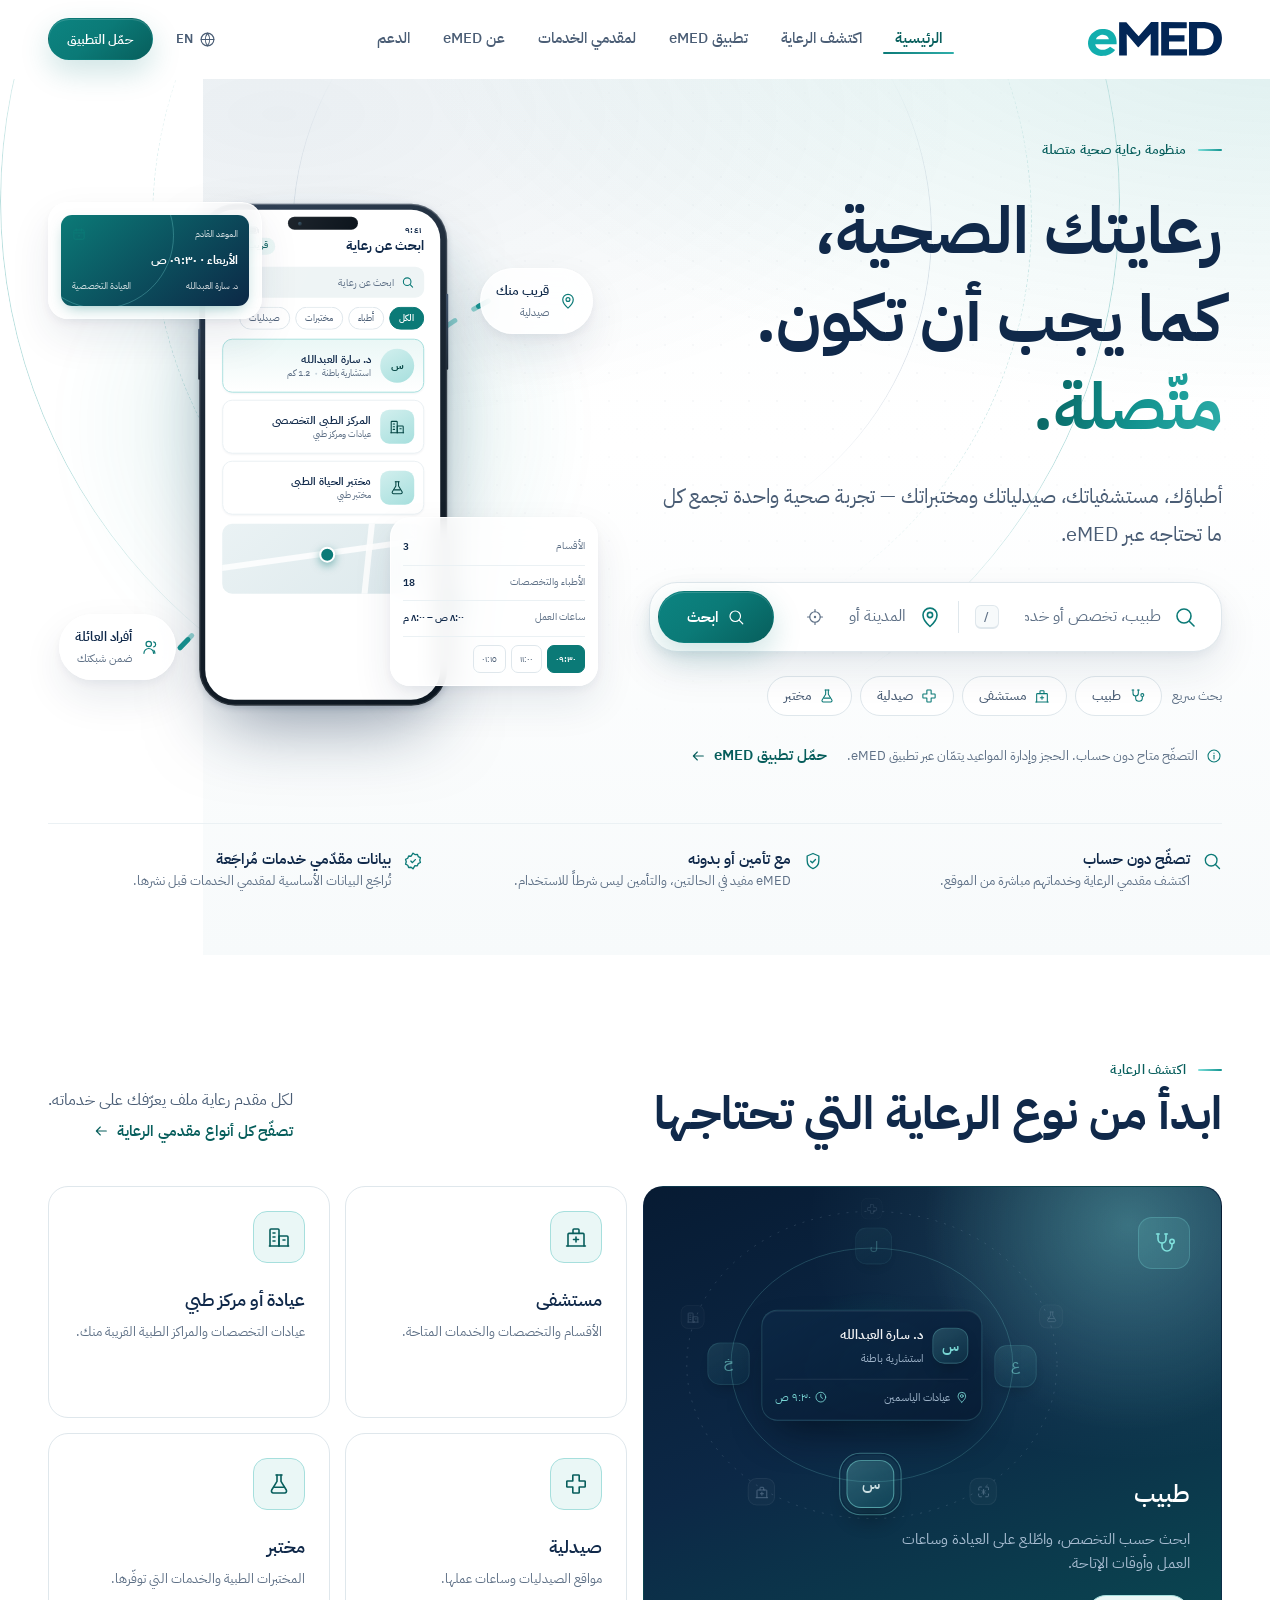
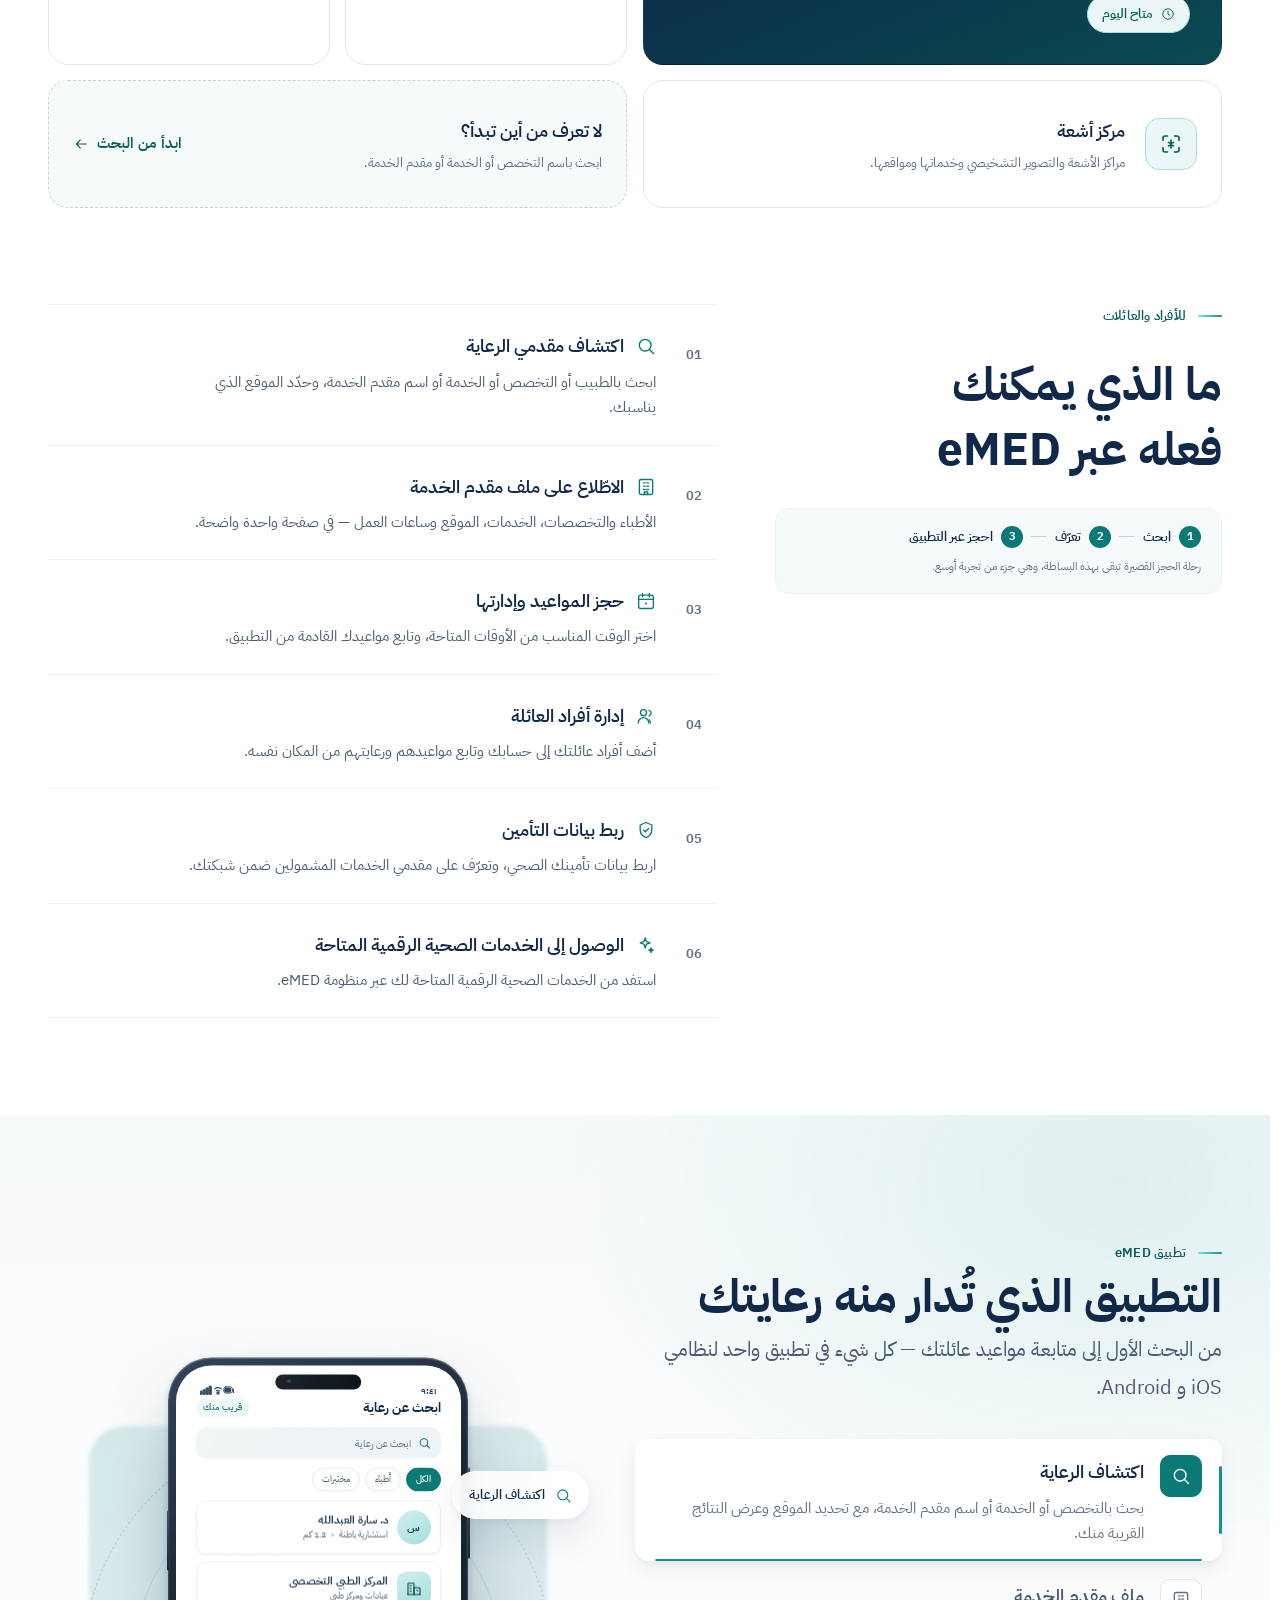
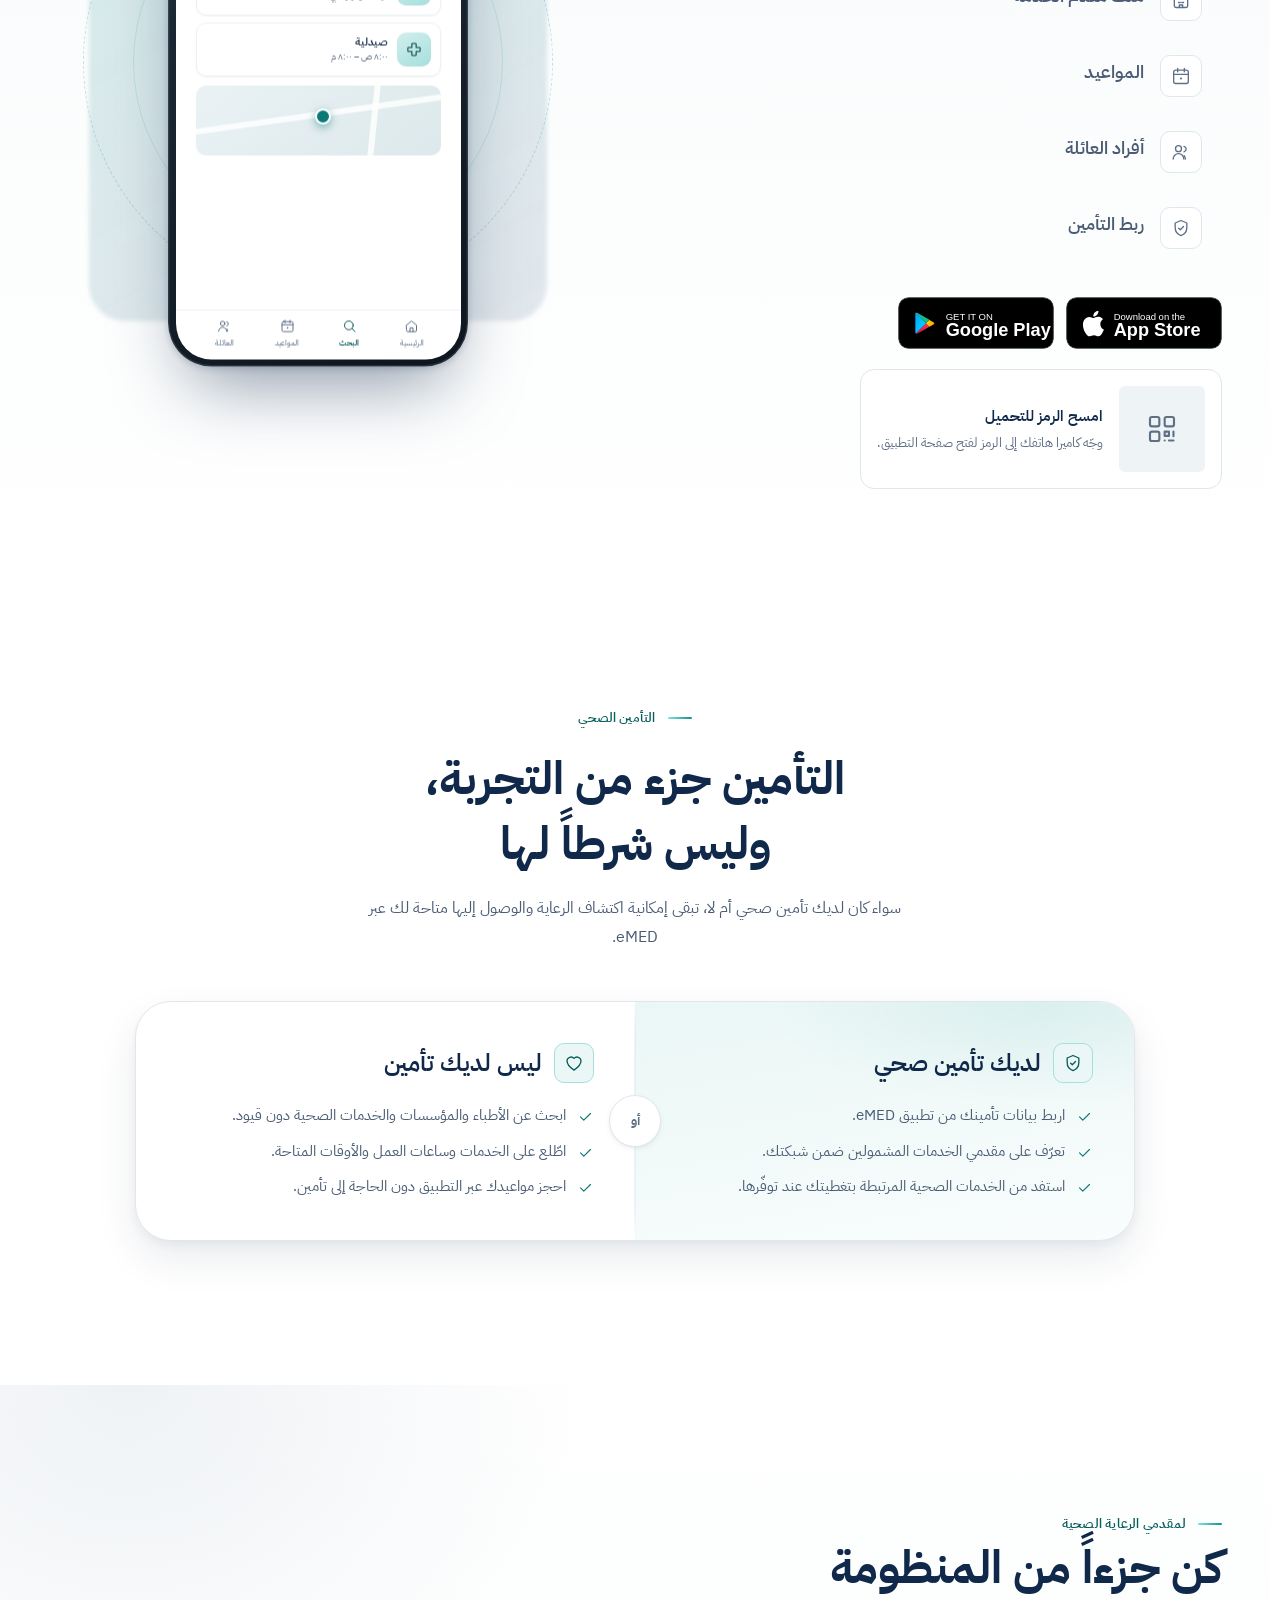
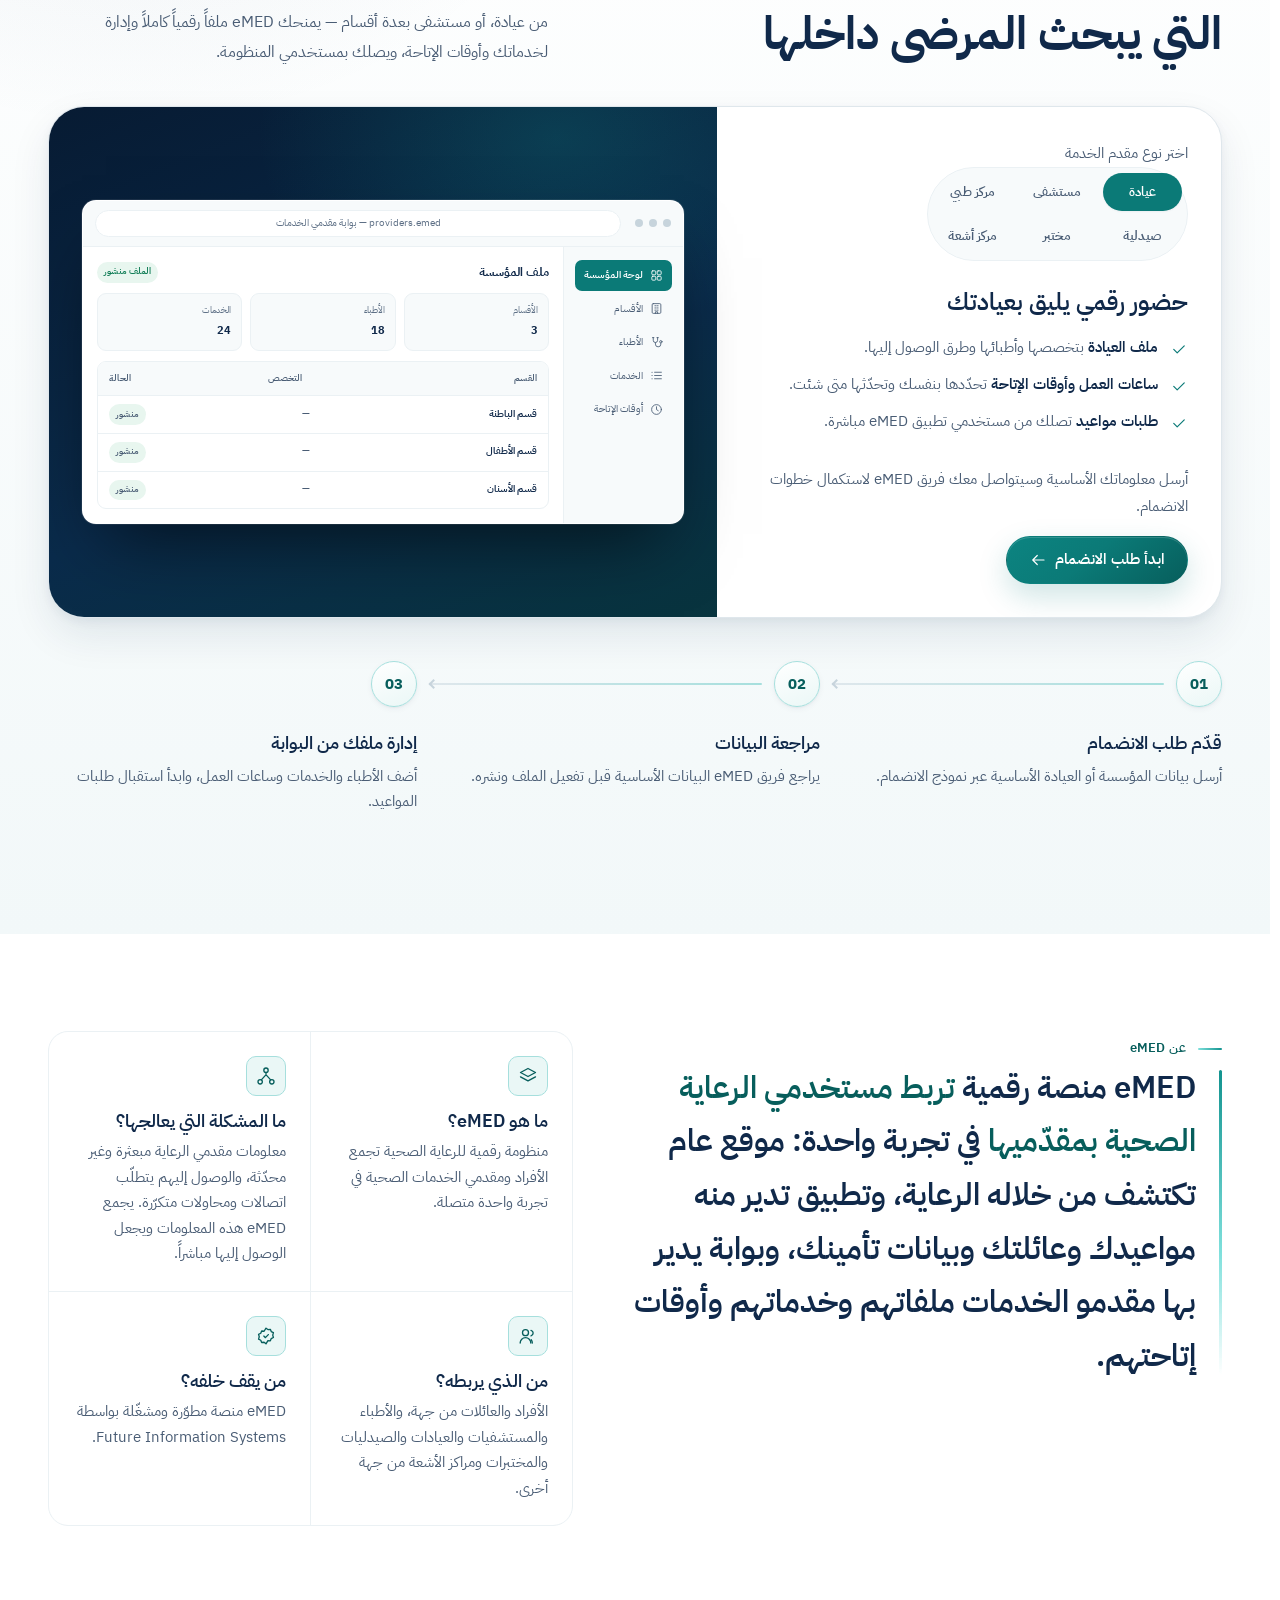
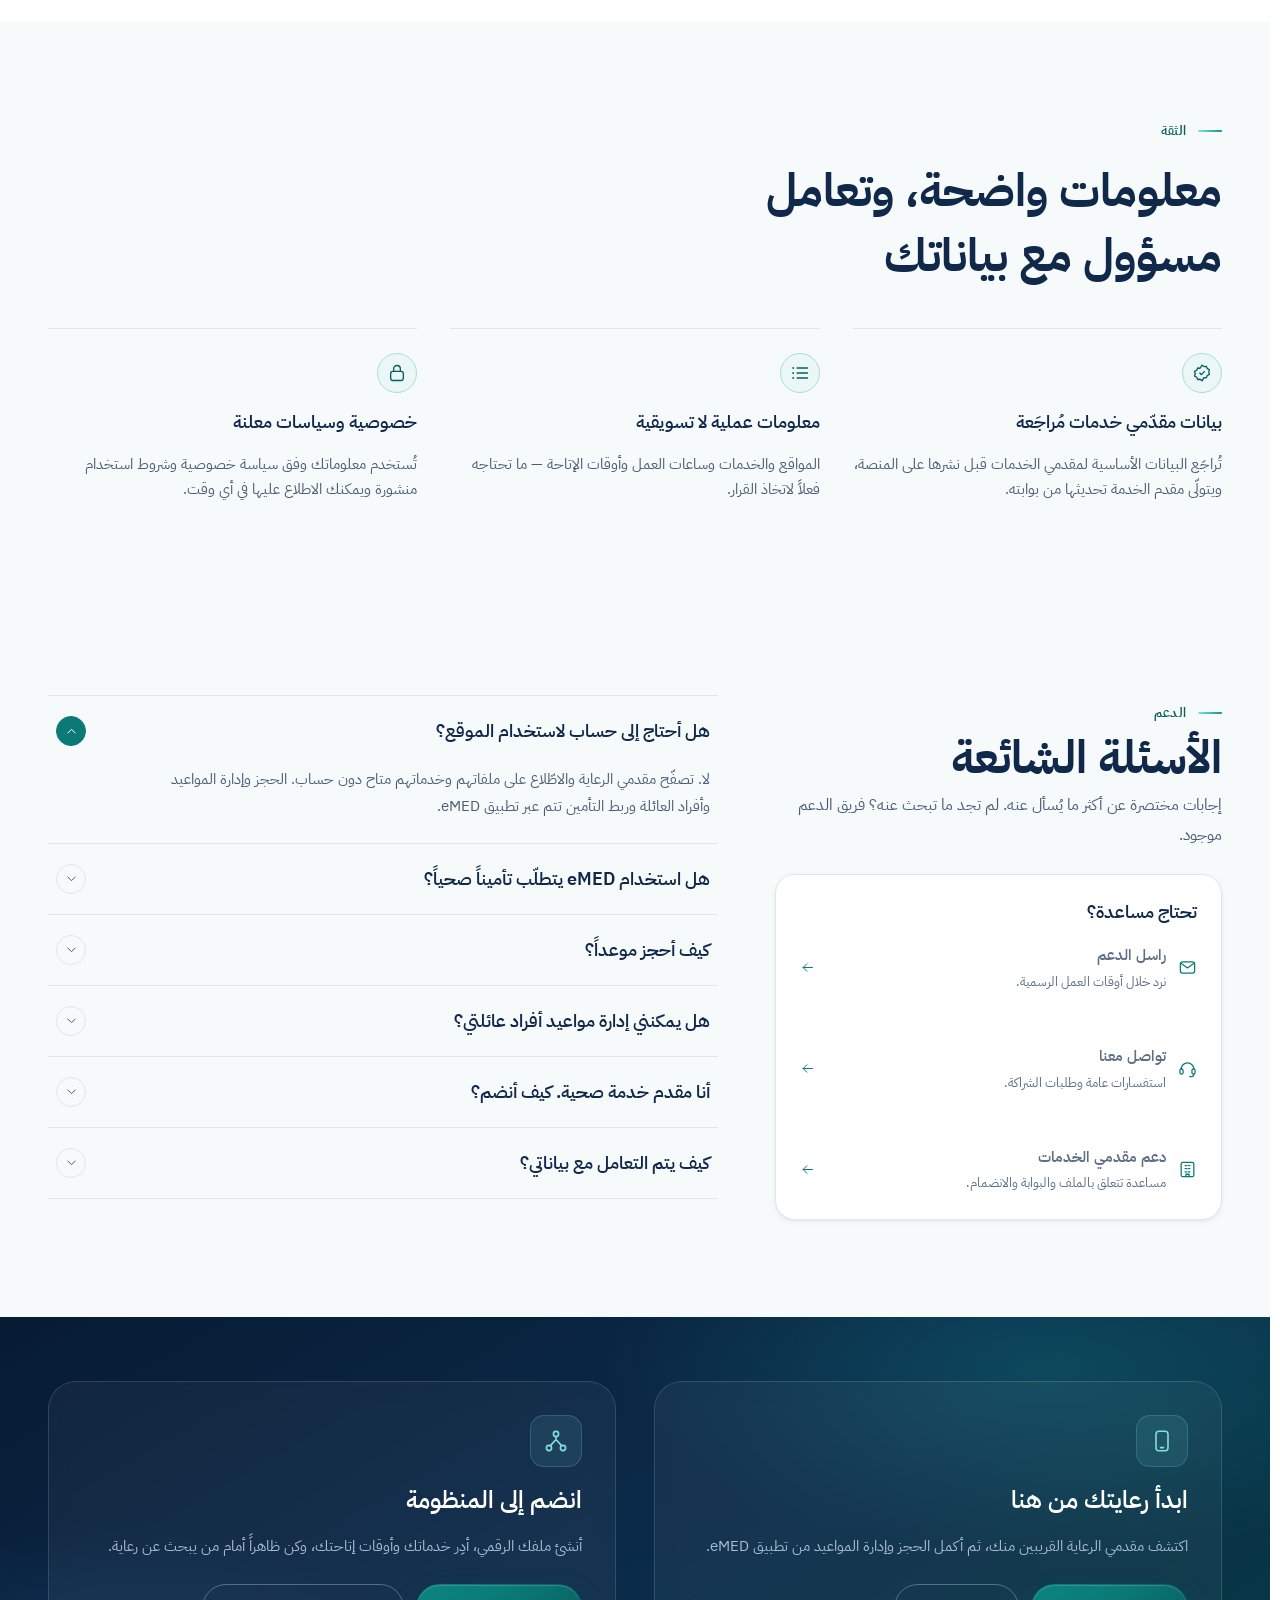
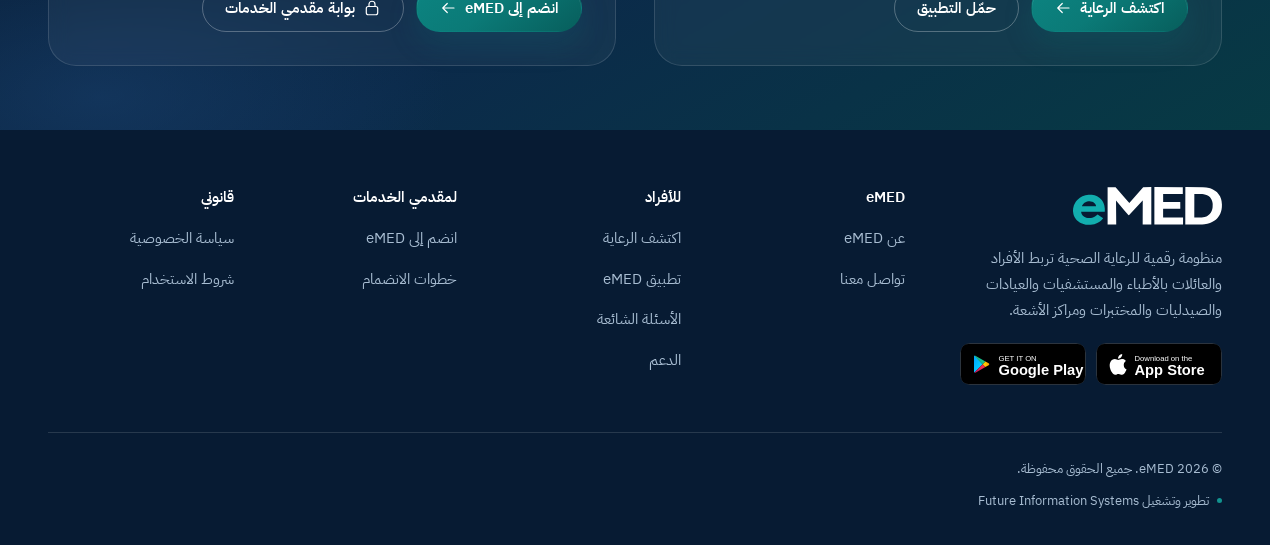
<file: index.html>
<!DOCTYPE html>
<html lang="ar" dir="rtl">
<head>
<meta charset="utf-8">
<meta name="viewport" content="width=device-width, initial-scale=1, viewport-fit=cover">
<meta name="theme-color" content="#071B33">

<title>eMED — رعايتك الصحية، كما يجب أن تكون. متّصلة.</title>
<meta name="description" content="eMED منظومة رعاية صحية متصلة تجمع الأطباء والمستشفيات والعيادات والصيدليات والمختبرات ومراكز الأشعة. اكتشف مقدمي الرعاية، وتابع مواعيدك وأفراد عائلتك وبيانات تأمينك من تطبيق واحد.">

<link rel="canonical" href="https://sadeil.github.io/emedintro/">
<meta property="og:url" content="https://sadeil.github.io/emedintro/">
<link rel="alternate" hreflang="ar" href="./">
<link rel="alternate" hreflang="en" href="./?lang=en">
<link rel="alternate" hreflang="x-default" href="./">

<meta property="og:type" content="website">
<meta property="og:site_name" content="eMED">
<meta property="og:locale" content="ar_AR">
<meta property="og:locale:alternate" content="en_US">
<meta property="og:title" content="eMED — رعايتك الصحية، كما يجب أن تكون. متّصلة.">
<meta property="og:description" content="منظومة رعاية صحية متصلة تجمع الأطباء والمستشفيات والعيادات والصيدليات والمختبرات ومراكز الأشعة في تجربة واحدة.">
<!-- TODO (deploy): export assets/img/og-image.svg to a 1200x630 PNG and point here. -->
<meta property="og:image" content="https://sadeil.github.io/emedintro/assets/img/og-image.svg">
<meta property="og:image:width" content="1200">
<meta property="og:image:height" content="630">
<meta property="og:image:alt" content="eMED — رعايتك الصحية، كما يجب أن تكون. متّصلة.">
<meta name="twitter:card" content="summary_large_image">

<link rel="icon" href="assets/img/favicon.svg" type="image/svg+xml">
<link rel="icon" href="assets/img/icon-192.png" sizes="192x192" type="image/png">
<link rel="apple-touch-icon" href="assets/img/apple-touch-icon.png">
<link rel="manifest" href="site.webmanifest">

<link rel="preconnect" href="https://fonts.googleapis.com">
<link rel="preconnect" href="https://fonts.gstatic.com" crossorigin>
<link rel="preload" as="style" href="https://fonts.googleapis.com/css2?family=IBM+Plex+Sans+Arabic:wght@400;500;600;700&family=IBM+Plex+Sans:wght@400;500;600;700&display=swap">
<link rel="stylesheet" href="https://fonts.googleapis.com/css2?family=IBM+Plex+Sans+Arabic:wght@400;500;600;700&family=IBM+Plex+Sans:wght@400;500;600;700&display=swap" media="print" onload="this.media='all'">
<noscript><link rel="stylesheet" href="https://fonts.googleapis.com/css2?family=IBM+Plex+Sans+Arabic:wght@400;500;600;700&family=IBM+Plex+Sans:wght@400;500;600;700&display=swap"></noscript>

<link rel="stylesheet" href="assets/css/styles.css">

<script type="application/ld+json">
{
  "@context": "https://schema.org",
  "@type": "Organization",
  "name": "eMED",
  "description": "منظومة رقمية للرعاية الصحية تربط الأفراد ومقدمي الخدمات الصحية في تجربة واحدة.",
  "logo": "assets/img/emed-logo.svg",
  "parentOrganization": { "@type": "Organization", "name": "Future Information Systems" }
}
</script>
<!-- Mirrors the visible FAQ on the Arabic (canonical) page. Keep the two in
     sync: if a question changes in i18n.js, change it here too. -->
<script type="application/ld+json">
{
  "@context": "https://schema.org",
  "@type": "FAQPage",
  "inLanguage": "ar",
  "mainEntity": [
    {
      "@type": "Question",
      "name": "هل أحتاج إلى حساب لاستخدام الموقع؟",
      "acceptedAnswer": {
        "@type": "Answer",
        "text": "لا. تصفّح مقدمي الرعاية والاطّلاع على ملفاتهم وخدماتهم متاح دون حساب. الحجز وإدارة المواعيد وأفراد العائلة وربط التأمين تتم عبر تطبيق eMED."
      }
    },
    {
      "@type": "Question",
      "name": "هل استخدام eMED يتطلّب تأميناً صحياً؟",
      "acceptedAnswer": {
        "@type": "Answer",
        "text": "لا. يمكنك اكتشاف مقدمي الرعاية وحجز المواعيد المتاحة دون تأمين. وإذا كان لديك تأمين، يمكنك ربط بياناته لمعرفة مقدمي الخدمات المشمولين ضمن شبكتك."
      }
    },
    {
      "@type": "Question",
      "name": "كيف أحجز موعداً؟",
      "acceptedAnswer": {
        "@type": "Answer",
        "text": "ابحث عن مقدم الرعاية من الموقع أو التطبيق، واطّلع على ملفه وخدماته وأوقات إتاحته، ثم أكمل الحجز من تطبيق eMED وتابع مواعيدك القادمة داخله."
      }
    },
    {
      "@type": "Question",
      "name": "هل يمكنني إدارة مواعيد أفراد عائلتي؟",
      "acceptedAnswer": {
        "@type": "Answer",
        "text": "نعم. يمكنك إضافة أفراد عائلتك إلى حسابك في التطبيق ومتابعة مواعيدهم ورعايتهم من المكان نفسه."
      }
    },
    {
      "@type": "Question",
      "name": "أنا مقدم خدمة صحية. كيف أنضم؟",
      "acceptedAnswer": {
        "@type": "Answer",
        "text": "قدّم طلب الانضمام مع بيانات المؤسسة أو العيادة الأساسية. بعد مراجعة البيانات، تدير ملفك وأطباءك وخدماتك وأوقات الإتاحة من بوابة مقدمي الخدمات."
      }
    },
    {
      "@type": "Question",
      "name": "كيف يتم التعامل مع بياناتي؟",
      "acceptedAnswer": {
        "@type": "Answer",
        "text": "تُستخدم المعلومات وفق سياسة الخصوصية وشروط الاستخدام المنشورة على المنصة، ويمكنك مراجعتهما في أي وقت من روابط أسفل الصفحة."
      }
    }
  ]
}
</script>
</head>
<body>

<a class="skip-link" href="#main" data-i18n="nav.skip">تخطَّ إلى المحتوى الرئيسي</a>

<!-- ===================================================================== -->
<!-- Icon system: one inline sprite, referenced with <use>. No emoji.       -->
<!-- ===================================================================== -->
<svg width="0" height="0" style="position:absolute" aria-hidden="true" focusable="false"><defs>
  <symbol id="i-search" viewBox="0 0 24 24"><circle cx="11" cy="11" r="7"/><path d="M16.5 16.5 21 21"/></symbol>
  <symbol id="i-pin" viewBox="0 0 24 24"><path d="M12 21.5s7-5.9 7-11.4a7 7 0 1 0-14 0c0 5.5 7 11.4 7 11.4Z"/><circle cx="12" cy="10" r="2.6"/></symbol>
  <symbol id="i-crosshair" viewBox="0 0 24 24"><circle cx="12" cy="12" r="7"/><circle cx="12" cy="12" r="1.6" fill="currentColor" stroke="none"/><path d="M12 2v3M12 19v3M2 12h3M19 12h3"/></symbol>
  <symbol id="i-stethoscope" viewBox="0 0 24 24"><path d="M6 3v5a4 4 0 0 0 8 0V3"/><path d="M4.6 3h2.6M12.8 3h2.6"/><path d="M10 12.4V15a5 5 0 0 0 10 0v-1.6"/><circle cx="20" cy="10.6" r="2.2"/></symbol>
  <symbol id="i-hospital" viewBox="0 0 24 24"><path d="M4 21V9.4a1 1 0 0 1 1-1h14a1 1 0 0 1 1 1V21"/><path d="M9 8.4V5a1 1 0 0 1 1-1h4a1 1 0 0 1 1 1v3.4"/><path d="M12 12v5M9.5 14.5h5"/><path d="M2.6 21h18.8"/></symbol>
  <symbol id="i-clinic" viewBox="0 0 24 24"><path d="M3 21V5a1 1 0 0 1 1-1h7a1 1 0 0 1 1 1v16"/><path d="M12 21V11h8a1 1 0 0 1 1 1v9"/><path d="M2.4 21h19.2"/><path d="M6 8h2M6 12h2M6 16h2M16 15h2"/></symbol>
  <symbol id="i-pharmacy" viewBox="0 0 24 24"><path d="M9.4 3h5.2a.6.6 0 0 1 .6.6V9h5.4a.6.6 0 0 1 .6.6v4.8a.6.6 0 0 1-.6.6H15.2v5.4a.6.6 0 0 1-.6.6H9.4a.6.6 0 0 1-.6-.6V15H3.4a.6.6 0 0 1-.6-.6V9.6A.6.6 0 0 1 3.4 9h5.4V3.6a.6.6 0 0 1 .6-.6Z"/></symbol>
  <symbol id="i-lab" viewBox="0 0 24 24"><path d="M9 3h6"/><path d="M10 3v6.3L4.7 18a2 2 0 0 0 1.7 3h11.2a2 2 0 0 0 1.7-3L14 9.3V3"/><path d="M7.6 15.2h8.8"/></symbol>
  <symbol id="i-imaging" viewBox="0 0 24 24"><path d="M4 8.5V6a2 2 0 0 1 2-2h2.5M15.5 4H18a2 2 0 0 1 2 2v2.5M20 15.5V18a2 2 0 0 1-2 2h-2.5M8.5 20H6a2 2 0 0 1-2-2v-2.5"/><path d="M12 8v8"/><path d="M9.4 10.4c1.6 1 3.6 1 5.2 0M9.4 13.9c1.6-1 3.6-1 5.2 0"/></symbol>
  <symbol id="i-calendar" viewBox="0 0 24 24"><rect x="3.2" y="5" width="17.6" height="16" rx="2.4"/><path d="M8 3v4M16 3v4M3.2 10h17.6"/><circle cx="12" cy="15" r="1.3" fill="currentColor" stroke="none"/></symbol>
  <symbol id="i-users" viewBox="0 0 24 24"><circle cx="9" cy="8" r="3.6"/><path d="M2.6 20.4a6.4 6.4 0 0 1 12.8 0"/><path d="M15.6 5.2a3.4 3.4 0 0 1 0 6.6M17.2 20.4a6.6 6.6 0 0 0-1.4-4"/></symbol>
  <symbol id="i-shield" viewBox="0 0 24 24"><path d="M12 3 19 6v5.5c0 4.6-3 8.3-7 9.6-4-1.3-7-5-7-9.6V6Z"/><path d="m9.2 12.2 2 2 3.8-4"/></symbol>
  <symbol id="i-sparkle" viewBox="0 0 24 24"><path d="M11 3.5 12.5 8l4.5 1.5L12.5 11 11 15.5 9.5 11 5 9.5 9.5 8Z"/><path d="M18 15.5l.7 2 2 .7-2 .7-.7 2-.7-2-2-.7 2-.7Z"/></symbol>
  <symbol id="i-arrow" viewBox="0 0 24 24"><path d="M4 12h15M13 6l6 6-6 6"/></symbol>
  <symbol id="i-menu" viewBox="0 0 24 24"><path d="M3.5 7h17M3.5 12h17M3.5 17h17"/></symbol>
  <symbol id="i-close" viewBox="0 0 24 24"><path d="m6 6 12 12M18 6 6 18"/></symbol>
  <symbol id="i-globe" viewBox="0 0 24 24"><circle cx="12" cy="12" r="9"/><path d="M3 12h18"/><path d="M12 3a15.4 15.4 0 0 1 0 18 15.4 15.4 0 0 1 0-18Z"/></symbol>
  <symbol id="i-check" viewBox="0 0 24 24"><path d="m5 12.6 4.6 4.6L19 7.8"/></symbol>
  <symbol id="i-chevron-down" viewBox="0 0 24 24"><path d="m6 9.5 6 6 6-6"/></symbol>
  <symbol id="i-mobile" viewBox="0 0 24 24"><rect x="6" y="2.2" width="12" height="19.6" rx="3"/><path d="M10.4 18.6h3.2"/></symbol>
  <symbol id="i-lock" viewBox="0 0 24 24"><rect x="4.4" y="10" width="15.2" height="11" rx="2.6"/><path d="M8 10V7a4 4 0 0 1 8 0v3"/></symbol>
  <symbol id="i-badge-check" viewBox="0 0 24 24"><path d="m12 2.6 2.3 1.7 2.9-.3 1.1 2.7 2.6 1.3-.8 2.9.8 2.9-2.6 1.3-1.1 2.7-2.9-.3L12 21.4l-2.3-1.9-2.9.3-1.1-2.7-2.6-1.3.8-2.9-.8-2.9L5.7 8.7l1.1-2.7 2.9.3Z"/><path d="m9.4 12.1 1.9 1.9 3.5-3.7"/></symbol>
  <symbol id="i-clock" viewBox="0 0 24 24"><circle cx="12" cy="12" r="9"/><path d="M12 7v5.2l3.2 2"/></symbol>
  <symbol id="i-network" viewBox="0 0 24 24"><circle cx="12" cy="5" r="2.6"/><circle cx="5" cy="19" r="2.6"/><circle cx="19" cy="19" r="2.6"/><path d="M12 7.6v3.6M11 11.6 6.4 16.6M13 11.6l4.6 5"/></symbol>
  <symbol id="i-mail" viewBox="0 0 24 24"><rect x="3" y="5" width="18" height="14" rx="2.6"/><path d="m3.8 6.6 8.2 5.9 8.2-5.9"/></symbol>
  <symbol id="i-support" viewBox="0 0 24 24"><path d="M4 13a8 8 0 0 1 16 0"/><rect x="2.4" y="12.6" width="4" height="6.4" rx="2"/><rect x="17.6" y="12.6" width="4" height="6.4" rx="2"/><path d="M20 19v.4a2.8 2.8 0 0 1-2.8 2.8h-2.4"/></symbol>
  <symbol id="i-user" viewBox="0 0 24 24"><circle cx="12" cy="8" r="4"/><path d="M4.6 20.6a7.4 7.4 0 0 1 14.8 0"/></symbol>
  <symbol id="i-building" viewBox="0 0 24 24"><rect x="4" y="3" width="16" height="18" rx="2"/><path d="M9 7h2M13 7h2M9 11h2M13 11h2M9 15h2M13 15h2"/><path d="M10 21v-3h4v3"/></symbol>
  <symbol id="i-layers" viewBox="0 0 24 24"><path d="m12 3 9 4.8-9 4.8-9-4.8Z"/><path d="m3 13 9 4.8 9-4.8"/></symbol>
  <symbol id="i-external" viewBox="0 0 24 24"><path d="M14 4h6v6M20 4l-8.6 8.6"/><path d="M18 14v4.4A1.6 1.6 0 0 1 16.4 20H5.6A1.6 1.6 0 0 1 4 18.4V7.6A1.6 1.6 0 0 1 5.6 6H10"/></symbol>
  <symbol id="i-info" viewBox="0 0 24 24"><circle cx="12" cy="12" r="9"/><path d="M12 11v5.4"/><circle cx="12" cy="7.8" r=".9" fill="currentColor" stroke="none"/></symbol>
  <symbol id="i-qr" viewBox="0 0 24 24"><rect x="3" y="3" width="7" height="7" rx="1.4"/><rect x="14" y="3" width="7" height="7" rx="1.4"/><rect x="3" y="14" width="7" height="7" rx="1.4"/><path d="M14 14h3.2v3.2H14zM20.6 14v3.4M17.2 20.6h3.4M14 20.6h.01"/></symbol>
  <symbol id="i-home" viewBox="0 0 24 24"><path d="M4 10.6 12 4l8 6.6V19a2 2 0 0 1-2 2H6a2 2 0 0 1-2-2Z"/><path d="M9.6 21v-6h4.8v6"/></symbol>
  <symbol id="i-heart" viewBox="0 0 24 24"><path d="M12 20.6S3.6 15.2 3.6 9.4A4.8 4.8 0 0 1 12 6.5a4.8 4.8 0 0 1 8.4 2.9c0 5.8-8.4 11.2-8.4 11.2Z"/></symbol>
  <symbol id="i-plus" viewBox="0 0 24 24"><path d="M12 5v14M5 12h14"/></symbol>
  <symbol id="i-list" viewBox="0 0 24 24"><path d="M8.5 6H21M8.5 12H21M8.5 18H21"/><circle cx="3.8" cy="6" r="1.1" fill="currentColor" stroke="none"/><circle cx="3.8" cy="12" r="1.1" fill="currentColor" stroke="none"/><circle cx="3.8" cy="18" r="1.1" fill="currentColor" stroke="none"/></symbol>
  <symbol id="i-status" viewBox="0 0 40 12">
    <rect x="0" y="7.5" width="2.4" height="3.5" rx="1" fill="currentColor"/>
    <rect x="3.6" y="5.5" width="2.4" height="5.5" rx="1" fill="currentColor"/>
    <rect x="7.2" y="3.5" width="2.4" height="7.5" rx="1" fill="currentColor"/>
    <rect x="10.8" y="1.5" width="2.4" height="9.5" rx="1" fill="currentColor"/>
    <path d="M17.4 4.6a6.4 6.4 0 0 1 7.6 0M19 7a3.9 3.9 0 0 1 4.4 0" fill="none" stroke="currentColor" stroke-width="1.3" stroke-linecap="round"/>
    <circle cx="21.2" cy="9.6" r="1.2" fill="currentColor"/>
    <rect x="28" y="2.4" width="10" height="7.2" rx="2.2" fill="none" stroke="currentColor" stroke-width="1.1"/>
    <rect x="29.4" y="3.8" width="6.4" height="4.4" rx="1.2" fill="currentColor"/>
    <path d="M39.2 5.2v3.6" stroke="currentColor" stroke-width="1.4" stroke-linecap="round"/>
  </symbol>
  <symbol id="i-grid" viewBox="0 0 24 24"><rect x="3.4" y="3.4" width="7.2" height="7.2" rx="1.6"/><rect x="13.4" y="3.4" width="7.2" height="7.2" rx="1.6"/><rect x="3.4" y="13.4" width="7.2" height="7.2" rx="1.6"/><rect x="13.4" y="13.4" width="7.2" height="7.2" rx="1.6"/></symbol>
</defs></svg>

<!-- ===================================================================== -->
<!-- Header                                                                 -->
<!-- ===================================================================== -->
<header class="site-header" id="siteHeader">
  <div class="site-header__inner container-wide">

    <a class="logo" href="#top" aria-label="eMED">
      <img src="assets/img/emed-logo.svg" alt="" width="1756" height="447" aria-hidden="true" fetchpriority="high">
    </a>

    <nav class="nav" id="primaryNav" aria-label="التنقل الرئيسي" data-i18n-attr="aria-label:nav.primary">
      <ul class="nav__list">
        <li><a class="nav__link" href="#top" data-nav="top" data-i18n="nav.home">الرئيسية</a></li>
        <li><a class="nav__link" href="#discover" data-nav="discover" data-i18n="nav.discover">اكتشف الرعاية</a></li>
        <li><a class="nav__link" href="#app" data-nav="app" data-i18n="nav.app">تطبيق eMED</a></li>
        <li><a class="nav__link" href="#providers" data-nav="providers" data-i18n="nav.providers">لمقدمي الخدمات</a></li>
        <li><a class="nav__link" href="#about" data-nav="about" data-i18n="nav.about">عن eMED</a></li>
        <li><a class="nav__link" href="#support" data-nav="support" data-i18n="nav.support">الدعم</a></li>
      </ul>
      <span class="nav__indicator" aria-hidden="true"></span>
    </nav>

    <div class="site-header__actions">
      <button class="lang-toggle" id="langToggle" type="button"
              aria-label="Switch to English — التبديل إلى الإنجليزية"
              data-i18n-attr="aria-label:nav.langAria">
        <svg class="icon" aria-hidden="true"><use href="#i-globe"></use></svg>
        <span data-i18n="nav.lang">EN</span>
      </button>
      <a class="btn btn--primary btn--sm" href="#app" data-i18n="nav.download">حمّل التطبيق</a>
      <button class="nav-toggle" id="navToggle" type="button"
              aria-expanded="false" aria-controls="navDrawer"
              aria-label="فتح القائمة" data-i18n-attr="aria-label:nav.menu">
        <svg class="icon icon-menu" aria-hidden="true"><use href="#i-menu"></use></svg>
        <svg class="icon icon-close" aria-hidden="true"><use href="#i-close"></use></svg>
      </button>
    </div>

  </div>
</header>

<main id="main">

<!-- ===================================================================== -->
<!-- Hero                                                                   -->
<!-- ===================================================================== -->
<section class="hero" id="top" aria-labelledby="heroTitle">
  <div class="hero__bg" aria-hidden="true">
    <span class="hero__arc"></span>
    <span class="hero__arc hero__arc--b"></span>
    <span class="hero__arc hero__arc--c"></span>
  </div>
  <div class="container-wide">
    <div class="hero__inner">

      <div class="hero__copy">
        <p class="eyebrow" data-i18n="hero.eyebrow">منظومة رعاية صحية متصلة</p>
        <h1 class="display hero__title" id="heroTitle" data-i18n-html="hero.title">رعايتك الصحية، كما يجب أن تكون.<br><span class="accent">متّصلة.</span></h1>
        <p class="lead hero__lead" data-i18n="hero.lead">أطباؤك، مستشفياتك، صيدلياتك ومختبراتك — تجربة صحية واحدة تجمع كل ما تحتاجه عبر eMED.</p>

        <div class="hero__search">
          <form class="searchbar" id="heroSearch" role="search" autocomplete="off"
                aria-label="ابحث عن رعاية صحية" data-i18n-attr="aria-label:hero.searchTitle">

            <div class="searchbar__field searchbar__field--query">
              <svg class="icon searchbar__icon" aria-hidden="true"><use href="#i-search"></use></svg>
              <label class="sr-only" for="q" data-i18n="hero.queryLabel">طبيب، تخصص، خدمة أو اسم مقدم خدمة</label>
              <input class="searchbar__input" id="q" name="q" type="search"
                     role="combobox" aria-expanded="false" aria-controls="suggestList"
                     aria-autocomplete="list" aria-describedby="searchStatus"
                     placeholder="طبيب، تخصص أو خدمة"
                     data-i18n-attr="placeholder:hero.queryPlaceholder">
              <kbd class="kbd" aria-hidden="true">/</kbd>
            </div>

            <div class="searchbar__divider" aria-hidden="true"></div>

            <div class="searchbar__field searchbar__field--location">
              <svg class="icon searchbar__icon" aria-hidden="true"><use href="#i-pin"></use></svg>
              <label class="sr-only" for="loc" data-i18n="hero.locLabel">الموقع</label>
              <input class="searchbar__input" id="loc" name="loc" type="text"
                     placeholder="المدينة أو المنطقة" data-i18n-attr="placeholder:hero.locPlaceholder">
              <button class="searchbar__geo" id="geoBtn" type="button"
                      aria-label="استخدام موقعي الحالي" data-i18n-attr="aria-label:hero.geo">
                <svg class="icon" aria-hidden="true"><use href="#i-crosshair"></use></svg>
              </button>
            </div>

            <button class="btn btn--primary searchbar__submit" type="submit">
              <svg class="icon" aria-hidden="true"><use href="#i-search"></use></svg>
              <span data-i18n="hero.submit">ابحث</span>
            </button>

            <div class="suggest" id="suggestBox">
              <ul id="suggestList" role="listbox" aria-label="نتائج الاقتراحات" data-i18n-attr="aria-label:search.results"></ul>
            </div>
          </form>
          <p class="sr-only" id="searchStatus" role="status" aria-live="polite"></p>
        </div>

        <div class="hero__chips">
          <span class="hero__chips-label" data-i18n="hero.chipsLabel">بحث سريع</span>
          <a class="chip" href="#discover"><svg class="icon" aria-hidden="true"><use href="#i-stethoscope"></use></svg><span data-i18n="cat.doctor">طبيب</span></a>
          <a class="chip" href="#discover"><svg class="icon" aria-hidden="true"><use href="#i-hospital"></use></svg><span data-i18n="cat.hospital">مستشفى</span></a>
          <a class="chip" href="#discover"><svg class="icon" aria-hidden="true"><use href="#i-pharmacy"></use></svg><span data-i18n="cat.pharmacy">صيدلية</span></a>
          <a class="chip" href="#discover"><svg class="icon" aria-hidden="true"><use href="#i-lab"></use></svg><span data-i18n="cat.lab">مختبر</span></a>
        </div>

        <div class="hero__meta">
          <p class="hero__note">
            <svg class="icon" aria-hidden="true"><use href="#i-info"></use></svg>
            <span data-i18n="hero.note">التصفّح متاح دون حساب. الحجز وإدارة المواعيد يتمّان عبر تطبيق eMED.</span>
          </p>
          <a class="link-arrow" href="#app">
            <span data-i18n="hero.appLink">حمّل تطبيق eMED</span>
            <svg class="icon icon-arrow" aria-hidden="true"><use href="#i-arrow"></use></svg>
          </a>
        </div>
      </div>

      <!-- Product composition. Hand-built preview of real eMED screens;
           replace with exported app screenshots when available. -->
      <div class="hero__visual" aria-hidden="true">
        <div class="hero-stage">
          <div class="hero-stage__glow"></div>

          <svg class="hero-stage__links" viewBox="0 0 100 100" aria-hidden="true">
            <path d="M24 19 C28 22, 30.5 24.5, 33 28"/>
            <path class="pulse" d="M24 19 C28 22, 30.5 24.5, 33 28"/>
            <path d="M80 22 C75.5 24.5, 71 27, 68 30.5"/>
            <path class="pulse" d="M80 22 C75.5 24.5, 71 27, 68 30.5"/>
            <path d="M24 85 C28 81, 30.5 78, 33 74"/>
            <path class="pulse" d="M24 85 C28 81, 30.5 78, 33 74"/>
            <path d="M75 78 C72 74.5, 70 71.5, 68 68"/>
            <path class="pulse" d="M75 78 C72 74.5, 70 71.5, 68 68"/>
          </svg>

          <div class="hero-stage__phone floaty">
            <div class="phone">
              <div class="phone__frame">
                <div class="phone__screen">
                  <span class="phone__notch"></span>
                  <div class="phone__status">
                    <span data-i18n="ui.time">٩:٤١</span>
                    <svg class="icon" aria-hidden="true"><use href="#i-status"></use></svg>
                  </div>
                  <div class="ui">
                    <div class="ui__bar">
                      <span class="ui__title" data-i18n="ui.search">ابحث عن رعاية</span>
                      <span class="ui-badge ui-badge--brand" data-i18n="ui.nearby">قريب منك</span>
                    </div>
                    <div class="ui-search"><svg class="icon" aria-hidden="true"><use href="#i-search"></use></svg><span data-i18n="ui.search">ابحث عن رعاية</span></div>
                    <div class="ui-chips">
                      <span class="ui-chip is-on" data-i18n="ui.all">الكل</span>
                      <span class="ui-chip" data-i18n="ui.doctors">أطباء</span>
                      <span class="ui-chip" data-i18n="ui.labs">مختبرات</span>
                      <span class="ui-chip" data-i18n="ui.pharmacies">صيدليات</span>
                    </div>
                    <div class="ui-stack">
                      <!-- SAMPLE DATA -->
                      <div class="ui-card ui-card--accent">
                        <span class="ui-avatar">س</span>
                        <span>
                          <span class="ui-name" data-i18n="ui.d1">د. سارة العبدالله</span>
                          <span class="ui-meta"><span data-i18n="ui.d1s">استشارية باطنة</span><i class="ui-dot"></i><span>1.2 <span data-i18n="ui.km">كم</span></span></span>
                        </span>
                      </div>
                      <div class="ui-card">
                        <span class="ui-avatar ui-avatar--sq"><svg class="icon" style="width:16px;height:16px" aria-hidden="true"><use href="#i-clinic"></use></svg></span>
                        <span>
                          <span class="ui-name" data-i18n="ui.d2">المركز الطبي التخصصي</span>
                          <span class="ui-meta"><span data-i18n="ui.d2s">عيادات ومركز طبي</span></span>
                        </span>
                      </div>
                      <div class="ui-card">
                        <span class="ui-avatar ui-avatar--sq"><svg class="icon" style="width:16px;height:16px" aria-hidden="true"><use href="#i-lab"></use></svg></span>
                        <span>
                          <span class="ui-name" data-i18n="ui.d3">مختبر الحياة الطبي</span>
                          <span class="ui-meta"><span data-i18n="ui.d3s">مختبر طبي</span></span>
                        </span>
                      </div>
                    </div>
                    <div class="ui-map"><i></i></div>
                  </div>
                </div>
              </div>
            </div>
          </div>

          <div class="float float--appointment floaty floaty--b">
            <div class="ui-hero">
              <div class="ui-hero__row">
                <span class="ui-hero__label" data-i18n="ui.apptNext">الموعد القادم</span>
                <svg class="icon" aria-hidden="true"><use href="#i-calendar"></use></svg>
              </div>
              <div class="ui-hero__value" data-i18n="ui.apptWhen">الأربعاء · ٠٩:٣٠ ص</div>
              <div class="ui-hero__row">
                <span class="ui-hero__label" data-i18n="ui.d1">د. سارة العبدالله</span>
                <span class="ui-hero__label" data-i18n="ui.apptWhere">العيادة التخصصية</span>
              </div>
            </div>
          </div>

          <div class="float float--provider floaty floaty--c">
            <div class="ui-line"><span class="ui-label" data-i18n="ui.departments">الأقسام</span><span class="ui-strong">3</span></div>
            <div class="ui-line"><span class="ui-label" data-i18n="ui.doctorsCount">الأطباء والتخصصات</span><span class="ui-strong">18</span></div>
            <div class="ui-line"><span class="ui-label" data-i18n="ui.hours">ساعات العمل</span><span class="ui-strong" data-i18n="ui.hoursVal">٨:٠٠ ص – ٨:٠٠ م</span></div>
            <div class="ui-slots" style="margin-top:8px">
              <span class="ui-slot is-on">٠٩:٣٠</span><span class="ui-slot">١١:٠٠</span><span class="ui-slot">٠١:١٥</span>
            </div>
          </div>

          <div class="float float--pill float--location floaty">
            <svg class="icon" aria-hidden="true"><use href="#i-pin"></use></svg>
            <span>
              <span class="float__label" data-i18n="ui.nearby">قريب منك</span>
              <span class="float__sub" data-i18n="cat.pharmacy">صيدلية</span>
            </span>
          </div>

          <div class="float float--pill float--family floaty floaty--b">
            <svg class="icon" aria-hidden="true"><use href="#i-users"></use></svg>
            <span>
              <span class="float__label" data-i18n="ui.familyTitle">أفراد العائلة</span>
              <span class="float__sub" data-i18n="ui.inNetwork">ضمن شبكتك</span>
            </span>
          </div>
        </div>
      </div>

    </div>

    <div class="hero__facts">
      <div class="hero-fact" data-reveal>
        <svg class="icon" aria-hidden="true"><use href="#i-search"></use></svg>
        <span><strong data-i18n="hero.fact1t">تصفّح دون حساب</strong><span data-i18n="hero.fact1d">اكتشف مقدمي الرعاية وخدماتهم مباشرة من الموقع.</span></span>
      </div>
      <div class="hero-fact" data-reveal data-reveal-delay="1">
        <svg class="icon" aria-hidden="true"><use href="#i-shield"></use></svg>
        <span><strong data-i18n="hero.fact2t">مع تأمين أو بدونه</strong><span data-i18n="hero.fact2d">eMED مفيد في الحالتين، والتأمين ليس شرطاً للاستخدام.</span></span>
      </div>
      <div class="hero-fact" data-reveal data-reveal-delay="2">
        <svg class="icon" aria-hidden="true"><use href="#i-badge-check"></use></svg>
        <span><strong data-i18n="hero.fact3t">بيانات مقدّمي خدمات مُراجَعة</strong><span data-i18n="hero.fact3d">تُراجَع البيانات الأساسية لمقدمي الخدمات قبل نشرها.</span></span>
      </div>
    </div>
  </div>
</section>

<!-- ===================================================================== -->
<!-- Discover care                                                          -->
<!-- ===================================================================== -->
<section class="section section--flush-bottom" id="discover" aria-labelledby="discoverTitle">
  <div class="container">

    <div class="discover__head">
      <div class="stack-4" data-reveal>
        <p class="eyebrow" data-i18n="discover.eyebrow">اكتشف الرعاية</p>
        <h2 id="discoverTitle" data-i18n="discover.title">ابدأ من نوع الرعاية التي تحتاجها</h2>
      </div>
      <div class="stack-4 discover__head-actions" data-reveal data-reveal-delay="1">
        <div class="stack-4">
          <p class="lead" style="font-size:var(--fs-body)" data-i18n="discover.lead">لكل مقدم رعاية ملف يعرّفك على خدماته.</p>
          <a class="link-arrow" href="#capabilities"><span data-i18n="discover.all">تصفّح كل أنواع مقدمي الرعاية</span><svg class="icon icon-arrow" aria-hidden="true"><use href="#i-arrow"></use></svg></a>
        </div>
      </div>
    </div>

    <ul class="cat-grid">
      <li class="cell--feature" data-reveal>
        <a class="cat cat--feature" href="#capabilities">
          <span class="icon-tile"><svg class="icon" aria-hidden="true"><use href="#i-stethoscope"></use></svg></span>

          <!-- a quiet, living field: doctors on a slow orbit, the wider care
               care network drifting behind them. Decorative — see initCareField. -->
          <span class="cf" aria-hidden="true" data-care-field>
            <svg class="cf__rings" aria-hidden="true">
              <ellipse class="cf__ring--eco" data-cf-ring="eco"/>
              <ellipse class="cf__ring--doc" data-cf-ring="doc"/>
            </svg>

            <span class="cf__chip"><svg class="icon" aria-hidden="true"><use href="#i-hospital"></use></svg></span>
            <span class="cf__chip"><svg class="icon" aria-hidden="true"><use href="#i-clinic"></use></svg></span>
            <span class="cf__chip"><svg class="icon" aria-hidden="true"><use href="#i-pharmacy"></use></svg></span>
            <span class="cf__chip"><svg class="icon" aria-hidden="true"><use href="#i-lab"></use></svg></span>
            <span class="cf__chip"><svg class="icon" aria-hidden="true"><use href="#i-imaging"></use></svg></span>

            <span class="cf__doc"><span class="cf__avatar" data-i18n="cf.d1Initial">س</span></span>
            <span class="cf__doc"><span class="cf__avatar" data-i18n="cf.d2Initial">خ</span></span>
            <span class="cf__doc"><span class="cf__avatar" data-i18n="cf.d3Initial">ل</span></span>
            <span class="cf__doc"><span class="cf__avatar" data-i18n="cf.d4Initial">ع</span></span>

            <span class="cf__card" data-cf-card>
              <span class="cf__id">
                <span class="cf__avatar" data-i18n="cf.d1Initial">س</span>
                <span class="cf__meta">
                  <span class="cf__name" data-i18n="cf.d1Name">د. سارة العبدالله</span>
                  <span class="cf__spec" data-i18n="cf.d1Spec">استشارية باطنة</span>
                </span>
              </span>
              <span class="cf__clinic">
                <svg class="icon" aria-hidden="true"><use href="#i-pin"></use></svg>
                <span data-cf-clinic data-i18n="cf.d1Clinic">عيادات الياسمين</span>
                <span class="cf__when">
                  <svg class="icon" aria-hidden="true"><use href="#i-clock"></use></svg>
                  <span data-cf-slot data-i18n="cf.d1Slot">٩:٣٠ ص</span>
                </span>
              </span>
            </span>
          </span>
          <span class="cat__body">
            <strong class="cat__title" data-i18n="cat.doctor">طبيب</strong>
            <span class="cat__desc" data-i18n="cat.doctorDesc">ابحث حسب التخصص، واطّلع على العيادة وساعات العمل وأوقات الإتاحة.</span>
          </span>
          <span class="cat__foot">
            <span class="tag"><svg class="icon" style="width:14px;height:14px" aria-hidden="true"><use href="#i-clock"></use></svg><span data-i18n="ui.availableToday">متاح اليوم</span></span>
            <span class="cat__arrow"><svg class="icon icon-arrow" aria-hidden="true"><use href="#i-arrow"></use></svg></span>
          </span>
        </a>
      </li>

      <li data-reveal data-reveal-delay="1">
        <a class="cat" href="#capabilities">
          <span class="icon-tile"><svg class="icon" aria-hidden="true"><use href="#i-hospital"></use></svg></span>
          <span class="cat__body">
            <strong class="cat__title" data-i18n="cat.hospital">مستشفى</strong>
            <span class="cat__desc" data-i18n="cat.hospitalDesc">الأقسام والتخصصات والخدمات المتاحة.</span>
          </span>
          <span class="cat__foot"><span class="cat__arrow"><svg class="icon icon-arrow" aria-hidden="true"><use href="#i-arrow"></use></svg></span></span>
        </a>
      </li>

      <li data-reveal data-reveal-delay="2">
        <a class="cat" href="#capabilities">
          <span class="icon-tile"><svg class="icon" aria-hidden="true"><use href="#i-clinic"></use></svg></span>
          <span class="cat__body">
            <strong class="cat__title" data-i18n="cat.clinic">عيادة أو مركز طبي</strong>
            <span class="cat__desc" data-i18n="cat.clinicDesc">عيادات التخصصات والمراكز الطبية القريبة منك.</span>
          </span>
          <span class="cat__foot"><span class="cat__arrow"><svg class="icon icon-arrow" aria-hidden="true"><use href="#i-arrow"></use></svg></span></span>
        </a>
      </li>

      <li data-reveal data-reveal-delay="1">
        <a class="cat" href="#capabilities">
          <span class="icon-tile"><svg class="icon" aria-hidden="true"><use href="#i-pharmacy"></use></svg></span>
          <span class="cat__body">
            <strong class="cat__title" data-i18n="cat.pharmacy">صيدلية</strong>
            <span class="cat__desc" data-i18n="cat.pharmacyDesc">مواقع الصيدليات وساعات عملها.</span>
          </span>
          <span class="cat__foot"><span class="cat__arrow"><svg class="icon icon-arrow" aria-hidden="true"><use href="#i-arrow"></use></svg></span></span>
        </a>
      </li>

      <li data-reveal data-reveal-delay="2">
        <a class="cat" href="#capabilities">
          <span class="icon-tile"><svg class="icon" aria-hidden="true"><use href="#i-lab"></use></svg></span>
          <span class="cat__body">
            <strong class="cat__title" data-i18n="cat.lab">مختبر</strong>
            <span class="cat__desc" data-i18n="cat.labDesc">المختبرات الطبية والخدمات التي توفّرها.</span>
          </span>
          <span class="cat__foot"><span class="cat__arrow"><svg class="icon icon-arrow" aria-hidden="true"><use href="#i-arrow"></use></svg></span></span>
        </a>
      </li>

      <li class="cell--wide" data-reveal>
        <a class="cat cat--wide" href="#capabilities">
          <span class="icon-tile"><svg class="icon" aria-hidden="true"><use href="#i-imaging"></use></svg></span>
          <span class="cat__body">
            <strong class="cat__title" data-i18n="cat.imaging">مركز أشعة</strong>
            <span class="cat__desc" data-i18n="cat.imagingDesc">مراكز الأشعة والتصوير التشخيصي وخدماتها ومواقعها.</span>
          </span>
          <span class="cat__arrow"><svg class="icon icon-arrow" aria-hidden="true"><use href="#i-arrow"></use></svg></span>
        </a>
      </li>

      <li class="cell--cta" data-reveal data-reveal-delay="1">
        <button class="cat cat--cta" type="button" id="focusSearch">
          <span class="cat__body">
            <strong class="cat__title" data-i18n="discover.ctaTitle">لا تعرف من أين تبدأ؟</strong>
            <span class="cat__desc" data-i18n="discover.ctaDesc">ابحث باسم التخصص أو الخدمة أو مقدم الخدمة.</span>
          </span>
          <span class="link-arrow"><span data-i18n="discover.ctaAction">ابدأ من البحث</span><svg class="icon icon-arrow" aria-hidden="true"><use href="#i-arrow"></use></svg></span>
        </button>
      </li>
    </ul>

  </div>
</section>

<!-- ===================================================================== -->
<!-- Capabilities                                                           -->
<!-- ===================================================================== -->
<section class="section section--flush-top" id="capabilities" aria-labelledby="capTitle">
  <div class="container">
    <div class="capabilities__inner">

      <div class="capabilities__aside" data-reveal>
        <p class="eyebrow" data-i18n="cap.eyebrow">للأفراد والعائلات</p>
        <h2 id="capTitle" data-i18n="cap.title">ما الذي يمكنك فعله عبر eMED</h2>

        <div class="journey">
          <span class="journey__step"><span class="journey__num">1</span><span data-i18n="cap.j1">ابحث</span></span>
          <i class="journey__sep" aria-hidden="true"></i>
          <span class="journey__step"><span class="journey__num">2</span><span data-i18n="cap.j2">تعرّف</span></span>
          <i class="journey__sep" aria-hidden="true"></i>
          <span class="journey__step"><span class="journey__num">3</span><span data-i18n="cap.j3">احجز عبر التطبيق</span></span>
          <span class="journey__note" data-i18n="cap.jNote">رحلة الحجز القصيرة تبقى بهذه البساطة، وهي جزء من تجربة أوسع.</span>
        </div>
      </div>

      <ul class="cap-list">
        <li class="cap" data-reveal>
          <span class="cap__num">01</span>
          <span class="cap__body">
            <span class="cap__title"><svg class="icon" aria-hidden="true"><use href="#i-search"></use></svg><span data-i18n="cap.1t">اكتشاف مقدمي الرعاية</span></span>
            <span class="cap__desc" data-i18n="cap.1d">ابحث بالطبيب أو التخصص أو الخدمة أو اسم مقدم الخدمة، وحدّد الموقع الذي يناسبك.</span>
          </span>
        </li>
        <li class="cap" data-reveal>
          <span class="cap__num">02</span>
          <span class="cap__body">
            <span class="cap__title"><svg class="icon" aria-hidden="true"><use href="#i-building"></use></svg><span data-i18n="cap.2t">الاطّلاع على ملف مقدم الخدمة</span></span>
            <span class="cap__desc" data-i18n="cap.2d">الأطباء والتخصصات، الخدمات، الموقع وساعات العمل — في صفحة واحدة واضحة.</span>
          </span>
        </li>
        <li class="cap" data-reveal>
          <span class="cap__num">03</span>
          <span class="cap__body">
            <span class="cap__title"><svg class="icon" aria-hidden="true"><use href="#i-calendar"></use></svg><span data-i18n="cap.3t">حجز المواعيد وإدارتها</span></span>
            <span class="cap__desc" data-i18n="cap.3d">اختر الوقت المناسب من الأوقات المتاحة، وتابع مواعيدك القادمة من التطبيق.</span>
          </span>
        </li>
        <li class="cap" data-reveal>
          <span class="cap__num">04</span>
          <span class="cap__body">
            <span class="cap__title"><svg class="icon" aria-hidden="true"><use href="#i-users"></use></svg><span data-i18n="cap.4t">إدارة أفراد العائلة</span></span>
            <span class="cap__desc" data-i18n="cap.4d">أضف أفراد عائلتك إلى حسابك وتابع مواعيدهم ورعايتهم من المكان نفسه.</span>
          </span>
        </li>
        <li class="cap" data-reveal>
          <span class="cap__num">05</span>
          <span class="cap__body">
            <span class="cap__title"><svg class="icon" aria-hidden="true"><use href="#i-shield"></use></svg><span data-i18n="cap.5t">ربط بيانات التأمين</span></span>
            <span class="cap__desc" data-i18n="cap.5d">اربط بيانات تأمينك الصحي، وتعرّف على مقدمي الخدمات المشمولين ضمن شبكتك.</span>
          </span>
        </li>
        <li class="cap" data-reveal>
          <span class="cap__num">06</span>
          <span class="cap__body">
            <span class="cap__title"><svg class="icon" aria-hidden="true"><use href="#i-sparkle"></use></svg><span data-i18n="cap.6t">الوصول إلى الخدمات الصحية الرقمية المتاحة</span></span>
            <span class="cap__desc" data-i18n="cap.6d">استفد من الخدمات الصحية الرقمية المتاحة لك عبر منظومة eMED.</span>
          </span>
        </li>
      </ul>

    </div>
  </div>
</section>

<!-- ===================================================================== -->
<!-- App showcase                                                           -->
<!-- ===================================================================== -->
<section class="section-lg app" id="app" aria-labelledby="appTitle">
  <div class="container-wide">
    <div class="app__inner">

      <div class="app__copy" data-reveal>
        <div class="stack-4">
          <p class="eyebrow" data-i18n="app.eyebrow">تطبيق eMED</p>
          <h2 id="appTitle" data-i18n="app.title">التطبيق الذي تُدار منه رعايتك</h2>
          <p class="lead" data-i18n="app.lead">من البحث الأول إلى متابعة مواعيد عائلتك — كل شيء في تطبيق واحد لنظامي iOS و Android.</p>
        </div>

        <div class="feature-list" role="tablist" aria-label="قدرات التطبيق"
             data-i18n-attr="aria-label:app.featuresLabel" data-app-features>
          <button class="feature" type="button" role="tab" id="feat-1" aria-controls="screen-1" aria-selected="true" data-feature="1">
            <span class="feature__icon"><svg class="icon" aria-hidden="true"><use href="#i-search"></use></svg></span>
            <span class="feature__body">
              <span class="feature__title" data-i18n="app.f1t">اكتشاف الرعاية</span>
              <span class="feature__desc" data-i18n="app.f1d">بحث بالتخصص أو الخدمة أو اسم مقدم الخدمة، مع تحديد الموقع وعرض النتائج القريبة منك.</span>
            </span>
            <span class="feature__progress" aria-hidden="true"><i></i></span>
          </button>
          <button class="feature" type="button" role="tab" id="feat-2" aria-controls="screen-2" aria-selected="false" tabindex="-1" data-feature="2">
            <span class="feature__icon"><svg class="icon" aria-hidden="true"><use href="#i-building"></use></svg></span>
            <span class="feature__body">
              <span class="feature__title" data-i18n="app.f2t">ملف مقدم الخدمة</span>
              <span class="feature__desc" data-i18n="app.f2d">الأطباء والتخصصات والخدمات والموقع وساعات العمل، بشكل واضح قبل الحجز.</span>
            </span>
            <span class="feature__progress" aria-hidden="true"><i></i></span>
          </button>
          <button class="feature" type="button" role="tab" id="feat-3" aria-controls="screen-3" aria-selected="false" tabindex="-1" data-feature="3">
            <span class="feature__icon"><svg class="icon" aria-hidden="true"><use href="#i-calendar"></use></svg></span>
            <span class="feature__body">
              <span class="feature__title" data-i18n="app.f3t">المواعيد</span>
              <span class="feature__desc" data-i18n="app.f3d">احجز من الأوقات المتاحة، وتابع مواعيدك القادمة وتفاصيل كل موعد.</span>
            </span>
            <span class="feature__progress" aria-hidden="true"><i></i></span>
          </button>
          <button class="feature" type="button" role="tab" id="feat-4" aria-controls="screen-4" aria-selected="false" tabindex="-1" data-feature="4">
            <span class="feature__icon"><svg class="icon" aria-hidden="true"><use href="#i-users"></use></svg></span>
            <span class="feature__body">
              <span class="feature__title" data-i18n="app.f4t">أفراد العائلة</span>
              <span class="feature__desc" data-i18n="app.f4d">أضف أفراد عائلتك وأدِر رعايتهم ومواعيدهم من حساب واحد.</span>
            </span>
            <span class="feature__progress" aria-hidden="true"><i></i></span>
          </button>
          <button class="feature" type="button" role="tab" id="feat-5" aria-controls="screen-5" aria-selected="false" tabindex="-1" data-feature="5">
            <span class="feature__icon"><svg class="icon" aria-hidden="true"><use href="#i-shield"></use></svg></span>
            <span class="feature__body">
              <span class="feature__title" data-i18n="app.f5t">ربط التأمين</span>
              <span class="feature__desc" data-i18n="app.f5d">اربط بيانات تأمينك الصحي وتعرّف على مقدمي الخدمات ضمن شبكتك.</span>
            </span>
            <span class="feature__progress" aria-hidden="true"><i></i></span>
          </button>
        </div>

        <div class="app__get">
          <div class="store-row">
            <!-- TODO: replace href with the real App Store / Google Play listing URLs. -->
            <a class="store-badge" href="#app" aria-label="حمّل من App Store" data-i18n-attr="aria-label:app.appStore">
              <img src="assets/img/badge-app-store.svg" alt="Download on the App Store" width="180" height="60" loading="lazy">
            </a>
            <a class="store-badge" href="#app" aria-label="احصل عليه من Google Play" data-i18n-attr="aria-label:app.googlePlay">
              <img src="assets/img/badge-google-play.svg" alt="Get it on Google Play" width="180" height="60" loading="lazy">
            </a>
          </div>
          <div class="qr-block">
            <!-- TODO: replace with a generated QR image pointing at the app landing link. -->
            <span class="qr-block__ph" role="img" aria-label="رمز QR" data-i18n-attr="aria-label:app.qrPh">
              <svg class="icon" style="width:32px;height:32px" aria-hidden="true"><use href="#i-qr"></use></svg>
            </span>
            <span class="qr-block__text">
              <strong data-i18n="app.qrTitle">امسح الرمز للتحميل</strong>
              <span data-i18n="app.qrDesc">وجّه كاميرا هاتفك إلى الرمز لفتح صفحة التطبيق.</span>
            </span>
          </div>
        </div>
      </div>

      <div class="app__stage" data-reveal data-reveal-delay="1">
        <div class="app-stage">
          <div class="app-stage__plate" aria-hidden="true"></div>
          <span class="app-stage__ring" aria-hidden="true"></span>
          <span class="app-stage__ring app-stage__ring--b" aria-hidden="true"></span>

          <div class="app-stage__chip" id="appChip" aria-hidden="true">
            <svg class="icon" aria-hidden="true"><use href="#i-search"></use></svg>
            <span data-i18n="app.f1t">اكتشاف الرعاية</span>
          </div>

          <div class="app-stage__phone">
            <div class="phone">
              <div class="phone__frame">
                <div class="phone__screen">
                  <span class="phone__notch" aria-hidden="true"></span>
                  <div class="phone__status" aria-hidden="true">
                    <span data-i18n="ui.time">٩:٤١</span>
                    <svg class="icon"><use href="#i-status"></use></svg>
                  </div>
                  <div class="phone__screens" data-app-screens>

                    <!-- 1 · discovery -->
                    <div class="ui-screen is-active" id="screen-1" role="tabpanel" aria-labelledby="feat-1">
                      <div class="ui">
                        <div class="ui__bar"><span class="ui__title" data-i18n="ui.search">ابحث عن رعاية</span><span class="ui-badge ui-badge--brand" data-i18n="ui.nearby">قريب منك</span></div>
                        <div class="ui-search"><svg class="icon" aria-hidden="true"><use href="#i-search"></use></svg><span data-i18n="ui.search">ابحث عن رعاية</span></div>
                        <div class="ui-chips"><span class="ui-chip is-on" data-i18n="ui.all">الكل</span><span class="ui-chip" data-i18n="ui.doctors">أطباء</span><span class="ui-chip" data-i18n="ui.labs">مختبرات</span></div>
                        <div class="ui-stack">
                          <div class="ui-card"><span class="ui-avatar">س</span><span><span class="ui-name" data-i18n="ui.d1">د. سارة العبدالله</span><span class="ui-meta"><span data-i18n="ui.d1s">استشارية باطنة</span><i class="ui-dot"></i><span>1.2 <span data-i18n="ui.km">كم</span></span></span></span></div>
                          <div class="ui-card"><span class="ui-avatar ui-avatar--sq"><svg class="icon" style="width:16px;height:16px"><use href="#i-clinic"></use></svg></span><span><span class="ui-name" data-i18n="ui.d2">المركز الطبي التخصصي</span><span class="ui-meta"><span data-i18n="ui.d2s">عيادات ومركز طبي</span></span></span></div>
                          <div class="ui-card"><span class="ui-avatar ui-avatar--sq"><svg class="icon" style="width:16px;height:16px"><use href="#i-pharmacy"></use></svg></span><span><span class="ui-name" data-i18n="cat.pharmacy">صيدلية</span><span class="ui-meta"><span data-i18n="ui.hoursVal">٨:٠٠ ص – ٨:٠٠ م</span></span></span></div>
                        </div>
                        <div class="ui-map"><i></i></div>
                      </div>
                      <div class="ui-tabbar">
                        <span class="ui-tab"><svg class="icon"><use href="#i-home"></use></svg><span data-i18n="ui.tabHome">الرئيسية</span></span>
                        <span class="ui-tab is-on"><svg class="icon"><use href="#i-search"></use></svg><span data-i18n="ui.tabSearch">البحث</span></span>
                        <span class="ui-tab"><svg class="icon"><use href="#i-calendar"></use></svg><span data-i18n="ui.tabAppts">المواعيد</span></span>
                        <span class="ui-tab"><svg class="icon"><use href="#i-users"></use></svg><span data-i18n="ui.tabFamily">العائلة</span></span>
                      </div>
                    </div>

                    <!-- 2 · provider profile -->
                    <div class="ui-screen" id="screen-2" role="tabpanel" aria-labelledby="feat-2" hidden>
                      <div class="ui">
                        <div class="ui__bar"><span class="ui__title" data-i18n="ui.profileTitle">ملف مقدم الخدمة</span></div>
                        <div class="ui-card ui-card--flat">
                          <span class="ui-avatar ui-avatar--sq"><svg class="icon" style="width:16px;height:16px"><use href="#i-clinic"></use></svg></span>
                          <span><span class="ui-name" data-i18n="ui.d2">المركز الطبي التخصصي</span><span class="ui-meta"><span data-i18n="ui.d2s">عيادات ومركز طبي</span></span></span>
                        </div>
                        <div>
                          <div class="ui-line"><span class="ui-label" data-i18n="ui.departments">الأقسام</span><span class="ui-strong">3</span></div>
                          <div class="ui-line"><span class="ui-label" data-i18n="ui.doctorsCount">الأطباء والتخصصات</span><span class="ui-strong">18</span></div>
                          <div class="ui-line"><span class="ui-label" data-i18n="ui.services">الخدمات</span><span class="ui-strong">24</span></div>
                          <div class="ui-line"><span class="ui-label" data-i18n="ui.hours">ساعات العمل</span><span class="ui-strong" data-i18n="ui.hoursVal">٨:٠٠ ص – ٨:٠٠ م</span></div>
                        </div>
                        <span class="ui-label" data-i18n="ui.slots">أوقات متاحة</span>
                        <div class="ui-slots"><span class="ui-slot is-on">٠٩:٣٠</span><span class="ui-slot">١١:٠٠</span><span class="ui-slot">٠١:١٥</span><span class="ui-slot">٠٣:٤٥</span></div>
                        <div class="ui-map"><i></i></div>
                      </div>
                      <div class="ui-tabbar">
                        <span class="ui-tab"><svg class="icon"><use href="#i-home"></use></svg><span data-i18n="ui.tabHome">الرئيسية</span></span>
                        <span class="ui-tab is-on"><svg class="icon"><use href="#i-search"></use></svg><span data-i18n="ui.tabSearch">البحث</span></span>
                        <span class="ui-tab"><svg class="icon"><use href="#i-calendar"></use></svg><span data-i18n="ui.tabAppts">المواعيد</span></span>
                        <span class="ui-tab"><svg class="icon"><use href="#i-users"></use></svg><span data-i18n="ui.tabFamily">العائلة</span></span>
                      </div>
                    </div>

                    <!-- 3 · appointments -->
                    <div class="ui-screen" id="screen-3" role="tabpanel" aria-labelledby="feat-3" hidden>
                      <div class="ui">
                        <div class="ui__bar"><span class="ui__title" data-i18n="ui.apptTitle">مواعيدك</span></div>
                        <div class="ui-hero">
                          <div class="ui-hero__row"><span class="ui-hero__label" data-i18n="ui.apptNext">الموعد القادم</span><svg class="icon"><use href="#i-calendar"></use></svg></div>
                          <div class="ui-hero__value" data-i18n="ui.apptWhen">الأربعاء · ٠٩:٣٠ ص</div>
                          <div class="ui-hero__row"><span class="ui-hero__label" data-i18n="ui.d1">د. سارة العبدالله</span><span class="ui-hero__label" data-i18n="ui.apptWhere">العيادة التخصصية</span></div>
                        </div>
                        <div class="ui-stack">
                          <div class="ui-card"><span class="ui-avatar ui-avatar--sq"><svg class="icon" style="width:16px;height:16px"><use href="#i-lab"></use></svg></span><span><span class="ui-name" data-i18n="ui.d3">مختبر الحياة الطبي</span><span class="ui-meta"><span data-i18n="ui.d3s">مختبر طبي</span></span></span></div>
                          <div class="ui-card"><span class="ui-avatar ui-avatar--sq"><svg class="icon" style="width:16px;height:16px"><use href="#i-imaging"></use></svg></span><span><span class="ui-name" data-i18n="cat.imaging">مركز أشعة</span><span class="ui-meta"><span data-i18n="ui.apptFor">الموعد باسم</span><span data-i18n="ui.m1">ليان</span></span></span></div>
                        </div>
                      </div>
                      <div class="ui-tabbar">
                        <span class="ui-tab"><svg class="icon"><use href="#i-home"></use></svg><span data-i18n="ui.tabHome">الرئيسية</span></span>
                        <span class="ui-tab"><svg class="icon"><use href="#i-search"></use></svg><span data-i18n="ui.tabSearch">البحث</span></span>
                        <span class="ui-tab is-on"><svg class="icon"><use href="#i-calendar"></use></svg><span data-i18n="ui.tabAppts">المواعيد</span></span>
                        <span class="ui-tab"><svg class="icon"><use href="#i-users"></use></svg><span data-i18n="ui.tabFamily">العائلة</span></span>
                      </div>
                    </div>

                    <!-- 4 · family -->
                    <div class="ui-screen" id="screen-4" role="tabpanel" aria-labelledby="feat-4" hidden>
                      <div class="ui">
                        <div class="ui__bar"><span class="ui__title" data-i18n="ui.familyTitle">أفراد العائلة</span><span class="ui-badge ui-badge--brand" data-i18n="ui.familyAdd">إضافة فرد</span></div>
                        <div class="ui-stack">
                          <div class="ui-card"><span class="ui-avatar"><svg class="icon" style="width:16px;height:16px"><use href="#i-user"></use></svg></span><span><span class="ui-name" data-i18n="ui.apptSelf">حسابك</span><span class="ui-meta"><span data-i18n="ui.apptNext">الموعد القادم</span><i class="ui-dot"></i><span data-i18n="ui.apptWhen">الأربعاء · ٠٩:٣٠ ص</span></span></span></div>
                          <div class="ui-card"><span class="ui-avatar">ل</span><span><span class="ui-name" data-i18n="ui.m1">ليان</span><span class="ui-meta"><span data-i18n="ui.m1s">ابنة</span></span></span></div>
                          <div class="ui-card"><span class="ui-avatar">خ</span><span><span class="ui-name" data-i18n="ui.m2">خالد</span><span class="ui-meta"><span data-i18n="ui.m2s">والد</span></span></span></div>
                          <div class="ui-card ui-card--flat"><span class="ui-avatar ui-avatar--sq"><svg class="icon" style="width:16px;height:16px"><use href="#i-plus"></use></svg></span><span><span class="ui-name" data-i18n="ui.familyAdd">إضافة فرد</span></span></div>
                        </div>
                      </div>
                      <div class="ui-tabbar">
                        <span class="ui-tab"><svg class="icon"><use href="#i-home"></use></svg><span data-i18n="ui.tabHome">الرئيسية</span></span>
                        <span class="ui-tab"><svg class="icon"><use href="#i-search"></use></svg><span data-i18n="ui.tabSearch">البحث</span></span>
                        <span class="ui-tab"><svg class="icon"><use href="#i-calendar"></use></svg><span data-i18n="ui.tabAppts">المواعيد</span></span>
                        <span class="ui-tab is-on"><svg class="icon"><use href="#i-users"></use></svg><span data-i18n="ui.tabFamily">العائلة</span></span>
                      </div>
                    </div>

                    <!-- 5 · insurance -->
                    <div class="ui-screen" id="screen-5" role="tabpanel" aria-labelledby="feat-5" hidden>
                      <div class="ui">
                        <div class="ui__bar"><span class="ui__title" data-i18n="ui.insTitle">التأمين</span><span class="ui-badge" data-i18n="ui.insLinked">مرتبطة</span></div>
                        <div class="ui-hero">
                          <div class="ui-hero__row"><span class="ui-hero__label" data-i18n="ui.insCard">بطاقة التأمين</span><svg class="icon"><use href="#i-shield"></use></svg></div>
                          <div class="ui-hero__value">•••• •••• 4821</div>
                        </div>
                        <span class="ui-label" data-i18n="ui.insNetwork">مقدمو خدمات ضمن شبكتك</span>
                        <div class="ui-stack">
                          <div class="ui-card"><span class="ui-avatar ui-avatar--sq"><svg class="icon" style="width:16px;height:16px"><use href="#i-hospital"></use></svg></span><span><span class="ui-name" data-i18n="cat.hospital">مستشفى</span><span class="ui-meta"><span class="ui-badge" data-i18n="ui.inNetwork">ضمن شبكتك</span></span></span></div>
                          <div class="ui-card"><span class="ui-avatar ui-avatar--sq"><svg class="icon" style="width:16px;height:16px"><use href="#i-lab"></use></svg></span><span><span class="ui-name" data-i18n="ui.d3">مختبر الحياة الطبي</span><span class="ui-meta"><span class="ui-badge" data-i18n="ui.inNetwork">ضمن شبكتك</span></span></span></div>
                        </div>
                      </div>
                      <div class="ui-tabbar">
                        <span class="ui-tab is-on"><svg class="icon"><use href="#i-home"></use></svg><span data-i18n="ui.tabHome">الرئيسية</span></span>
                        <span class="ui-tab"><svg class="icon"><use href="#i-search"></use></svg><span data-i18n="ui.tabSearch">البحث</span></span>
                        <span class="ui-tab"><svg class="icon"><use href="#i-calendar"></use></svg><span data-i18n="ui.tabAppts">المواعيد</span></span>
                        <span class="ui-tab"><svg class="icon"><use href="#i-users"></use></svg><span data-i18n="ui.tabFamily">العائلة</span></span>
                      </div>
                    </div>

                  </div>
                </div>
              </div>
            </div>
          </div>
        </div>
      </div>

    </div>
  </div>
</section>

<!-- ===================================================================== -->
<!-- Insurance — supporting, deliberately brief                             -->
<!-- ===================================================================== -->
<section class="section" id="insurance" aria-labelledby="insTitle">
  <div class="container">
    <div class="section-head section-head--center" style="margin-bottom:var(--s-9)" data-reveal>
      <p class="eyebrow" data-i18n="ins.eyebrow">التأمين الصحي</p>
      <h2 id="insTitle" data-i18n="ins.title">التأمين جزء من التجربة، وليس شرطاً لها</h2>
      <p class="lead" style="font-size:var(--fs-body)" data-i18n="ins.lead">سواء كان لديك تأمين صحي أم لا، تبقى إمكانية اكتشاف الرعاية والوصول إليها متاحة لك عبر eMED.</p>
    </div>

    <div class="insurance__panel" data-reveal data-reveal-delay="1">
      <div class="ins-col ins-col--with">
        <div class="ins-col__head">
          <span class="icon-tile icon-tile--sm"><svg class="icon" aria-hidden="true"><use href="#i-shield"></use></svg></span>
          <h3 data-i18n="ins.withTitle">لديك تأمين صحي</h3>
        </div>
        <ul class="ins-list">
          <li><svg class="icon" aria-hidden="true"><use href="#i-check"></use></svg><span data-i18n="ins.with1">اربط بيانات تأمينك من تطبيق eMED.</span></li>
          <li><svg class="icon" aria-hidden="true"><use href="#i-check"></use></svg><span data-i18n="ins.with2">تعرّف على مقدمي الخدمات المشمولين ضمن شبكتك.</span></li>
          <li><svg class="icon" aria-hidden="true"><use href="#i-check"></use></svg><span data-i18n="ins.with3">استفد من الخدمات الصحية المرتبطة بتغطيتك عند توفّرها.</span></li>
        </ul>
      </div>

      <div class="ins-col ins-col--without">
        <div class="ins-col__head">
          <span class="icon-tile icon-tile--sm"><svg class="icon" aria-hidden="true"><use href="#i-heart"></use></svg></span>
          <h3 data-i18n="ins.withoutTitle">ليس لديك تأمين</h3>
        </div>
        <ul class="ins-list">
          <li><svg class="icon" aria-hidden="true"><use href="#i-check"></use></svg><span data-i18n="ins.without1">ابحث عن الأطباء والمؤسسات والخدمات الصحية دون قيود.</span></li>
          <li><svg class="icon" aria-hidden="true"><use href="#i-check"></use></svg><span data-i18n="ins.without2">اطّلع على الخدمات وساعات العمل والأوقات المتاحة.</span></li>
          <li><svg class="icon" aria-hidden="true"><use href="#i-check"></use></svg><span data-i18n="ins.without3">احجز مواعيدك عبر التطبيق دون الحاجة إلى تأمين.</span></li>
        </ul>
      </div>

      <span class="insurance__divider" aria-hidden="true"></span>
      <span class="insurance__node" aria-hidden="true" data-i18n="ins.or">أو</span>
    </div>

    <p class="insurance__foot" data-reveal data-reveal-delay="2">
      <svg class="icon" aria-hidden="true"><use href="#i-info"></use></svg>
      <span data-i18n="ins.note">ربط التأمين اختياري بالكامل، ويمكنك تعديله أو إزالته من التطبيق في أي وقت.</span>
    </p>
  </div>
</section>

<!-- ===================================================================== -->
<!-- Providers                                                              -->
<!-- ===================================================================== -->
<section class="section-lg providers" id="providers" aria-labelledby="provTitle">
  <div class="container-wide">

    <div class="providers__head">
      <div class="stack-4" data-reveal>
        <p class="eyebrow" data-i18n="prov.eyebrow">لمقدمي الرعاية الصحية</p>
        <h2 id="provTitle" data-i18n="prov.title">كن جزءاً من المنظومة التي يبحث المرضى داخلها</h2>
      </div>
      <p class="lead" style="font-size:var(--fs-body)" data-reveal data-reveal-delay="1" data-i18n="prov.lead">من عيادة، أو مستشفى بعدة أقسام — يمنحك eMED ملفاً رقمياً كاملاً وإدارة لخدماتك وأوقات الإتاحة، ويصلك بمستخدمي المنظومة.</p>
    </div>

    <div class="providers__panel" data-reveal>
      <div class="providers__side">
        <div class="stack-3">
          <p class="body-sm" id="provTypeLabel" data-i18n="prov.typeLabel">اختر نوع مقدم الخدمة</p>
          <div class="segmented" role="tablist" aria-labelledby="provTypeLabel" data-prov-tabs>
            <button class="segmented__btn" type="button" role="tab" id="pt-clinic"   aria-controls="provPanel" aria-selected="true"  data-prov="clinic"   data-i18n="prov.clinic">عيادة</button>
            <button class="segmented__btn" type="button" role="tab" id="pt-hospital" aria-controls="provPanel" aria-selected="false" tabindex="-1" data-prov="hospital" data-i18n="prov.hospital">مستشفى</button>
            <button class="segmented__btn" type="button" role="tab" id="pt-center"   aria-controls="provPanel" aria-selected="false" tabindex="-1" data-prov="center"   data-i18n="prov.center">مركز طبي</button>
            <button class="segmented__btn" type="button" role="tab" id="pt-pharmacy" aria-controls="provPanel" aria-selected="false" tabindex="-1" data-prov="pharmacy" data-i18n="prov.pharmacy">صيدلية</button>
            <button class="segmented__btn" type="button" role="tab" id="pt-lab"      aria-controls="provPanel" aria-selected="false" tabindex="-1" data-prov="lab"      data-i18n="prov.lab">مختبر</button>
            <button class="segmented__btn" type="button" role="tab" id="pt-imaging"  aria-controls="provPanel" aria-selected="false" tabindex="-1" data-prov="imaging"  data-i18n="prov.imaging">مركز أشعة</button>
          </div>
        </div>

        <div class="provider-value" id="provPanel" role="tabpanel" aria-labelledby="pt-clinic" tabindex="0">
          <h3 id="provValueTitle" data-i18n="prov.clinicTitle">حضور رقمي يليق بعيادتك</h3>
          <ul class="value-list" id="provValueList">
            <li><svg class="icon" aria-hidden="true"><use href="#i-check"></use></svg><span data-i18n-html="prov.clinic1"><strong>ملف العيادة</strong> بتخصصها وأطبائها وطرق الوصول إليها.</span></li>
            <li><svg class="icon" aria-hidden="true"><use href="#i-check"></use></svg><span data-i18n-html="prov.clinic2"><strong>ساعات العمل وأوقات الإتاحة</strong> تحدّدها بنفسك وتحدّثها متى شئت.</span></li>
            <li><svg class="icon" aria-hidden="true"><use href="#i-check"></use></svg><span data-i18n-html="prov.clinic3"><strong>طلبات مواعيد</strong> تصلك من مستخدمي تطبيق eMED مباشرة.</span></li>
          </ul>
        </div>

        <!-- One journey only: this section speaks to prospective providers.
             Providers who already have an account reach the portal from the
             header, so the two paths never compete here. -->
        <div class="providers__cta">
          <p class="body-sm providers__cta-note" data-i18n="prov.joinNote">أرسل معلوماتك الأساسية وسيتواصل معك فريق eMED لاستكمال خطوات الانضمام.</p>
          <a class="btn btn--primary" href="join.html"><span data-i18n="prov.join">ابدأ طلب الانضمام</span><svg class="icon icon-arrow" aria-hidden="true"><use href="#i-arrow"></use></svg></a>
        </div>
      </div>

      <div class="providers__stage">
        <!-- Provider portal preview. Replace with a real portal screenshot. -->
        <div class="portal" role="img" aria-label="معاينة بوابة مقدمي الخدمات" data-i18n-attr="aria-label:prov.portalPreview">
          <div class="portal__chrome">
            <span class="portal__dot"></span><span class="portal__dot"></span><span class="portal__dot"></span>
            <span class="portal__url" data-i18n="portal.url">providers.emed — بوابة مقدمي الخدمات</span>
          </div>
          <div class="portal__body">
            <div class="portal__nav">
              <span class="portal__nav-item is-on"><svg class="icon"><use href="#i-grid"></use></svg><span data-i18n="portal.nav1">لوحة المؤسسة</span></span>
              <span class="portal__nav-item"><svg class="icon"><use href="#i-building"></use></svg><span data-i18n="portal.nav2">الأقسام</span></span>
              <span class="portal__nav-item"><svg class="icon"><use href="#i-stethoscope"></use></svg><span data-i18n="portal.nav3">الأطباء</span></span>
              <span class="portal__nav-item"><svg class="icon"><use href="#i-list"></use></svg><span data-i18n="portal.nav4">الخدمات</span></span>
              <span class="portal__nav-item"><svg class="icon"><use href="#i-clock"></use></svg><span data-i18n="portal.nav5">أوقات الإتاحة</span></span>
            </div>
            <div class="portal__main">
              <div class="portal__head">
                <span class="portal__title" data-i18n="portal.title">ملف المؤسسة</span>
                <span class="ui-badge"><span data-i18n="portal.live">الملف منشور</span></span>
              </div>
              <div class="portal__grid">
                <span class="portal__stat"><span data-i18n="portal.stat1">الأقسام</span><strong>3</strong></span>
                <span class="portal__stat"><span data-i18n="portal.stat2">الأطباء</span><strong>18</strong></span>
                <span class="portal__stat"><span data-i18n="portal.stat3">الخدمات</span><strong>24</strong></span>
              </div>
              <div class="portal__table">
                <div class="portal__row portal__row--head"><span data-i18n="portal.colName">القسم</span><span data-i18n="portal.colSpec">التخصص</span><span data-i18n="portal.colState">الحالة</span></div>
                <div class="portal__row"><strong data-i18n="portal.dep1">قسم الباطنة</strong><span>—</span><span class="ui-badge" data-i18n="portal.published">منشور</span></div>
                <div class="portal__row"><strong data-i18n="portal.dep2">قسم الأطفال</strong><span>—</span><span class="ui-badge" data-i18n="portal.published">منشور</span></div>
                <div class="portal__row"><strong data-i18n="portal.dep3">قسم الأسنان</strong><span>—</span><span class="ui-badge" data-i18n="portal.published">منشور</span></div>
              </div>
            </div>
          </div>
        </div>
      </div>
    </div>

    <ol class="join-steps" aria-label="خطوات الانضمام" data-i18n-attr="aria-label:prov.stepsTitle">
      <li class="join-step" data-reveal>
        <span class="join-step__num">01</span>
        <h3 class="join-step__title" data-i18n="prov.s1t">قدّم طلب الانضمام</h3>
        <p class="join-step__desc" data-i18n="prov.s1d">أرسل بيانات المؤسسة أو العيادة الأساسية عبر نموذج الانضمام.</p>
      </li>
      <li class="join-step" data-reveal data-reveal-delay="1">
        <span class="join-step__num">02</span>
        <h3 class="join-step__title" data-i18n="prov.s2t">مراجعة البيانات</h3>
        <p class="join-step__desc" data-i18n="prov.s2d">يراجع فريق eMED البيانات الأساسية قبل تفعيل الملف ونشره.</p>
      </li>
      <li class="join-step" data-reveal data-reveal-delay="2">
        <span class="join-step__num">03</span>
        <h3 class="join-step__title" data-i18n="prov.s3t">إدارة ملفك من البوابة</h3>
        <p class="join-step__desc" data-i18n="prov.s3d">أضف الأطباء والخدمات وساعات العمل، وابدأ استقبال طلبات المواعيد.</p>
      </li>
    </ol>

  </div>
</section>

<!-- ===================================================================== -->
<!-- About                                                                  -->
<!-- ===================================================================== -->
<section class="section" id="about" aria-labelledby="aboutTitle">
  <div class="container">
    <div class="about__inner">
      <div class="stack-6" data-reveal>
        <p class="eyebrow" data-i18n="about.eyebrow">عن eMED</p>
        <h2 class="sr-only" id="aboutTitle" data-i18n="about.eyebrow">عن eMED</h2>
        <p class="about__statement" data-i18n-html="about.statementHtml">eMED منصة رقمية <em>تربط مستخدمي الرعاية الصحية بمقدّميها</em> في تجربة واحدة: موقع عام تكتشف من خلاله الرعاية، وتطبيق تدير منه مواعيدك وعائلتك وبيانات تأمينك، وبوابة يدير بها مقدمو الخدمات ملفاتهم وخدماتهم وأوقات إتاحتهم.</p>
      </div>

      <div class="about-facts" data-reveal data-reveal-delay="1">
        <div class="about-fact">
          <span class="icon-tile icon-tile--sm"><svg class="icon" aria-hidden="true"><use href="#i-layers"></use></svg></span>
          <span class="about-fact__body"><h3 data-i18n="about.f1t">ما هو eMED؟</h3><p data-i18n="about.f1d">منظومة رقمية للرعاية الصحية تجمع الأفراد ومقدمي الخدمات الصحية في تجربة واحدة متصلة.</p></span>
        </div>
        <div class="about-fact">
          <span class="icon-tile icon-tile--sm"><svg class="icon" aria-hidden="true"><use href="#i-network"></use></svg></span>
          <span class="about-fact__body"><h3 data-i18n="about.f2t">ما المشكلة التي يعالجها؟</h3><p data-i18n="about.f2d">معلومات مقدمي الرعاية مبعثرة وغير محدّثة، والوصول إليهم يتطلّب اتصالات ومحاولات متكرّرة. يجمع eMED هذه المعلومات ويجعل الوصول إليها مباشراً.</p></span>
        </div>
        <div class="about-fact">
          <span class="icon-tile icon-tile--sm"><svg class="icon" aria-hidden="true"><use href="#i-users"></use></svg></span>
          <span class="about-fact__body"><h3 data-i18n="about.f3t">من الذي يربطه؟</h3><p data-i18n="about.f3d">الأفراد والعائلات من جهة، والأطباء والمستشفيات والعيادات والصيدليات والمختبرات ومراكز الأشعة من جهة أخرى.</p></span>
        </div>
        <div class="about-fact">
          <span class="icon-tile icon-tile--sm"><svg class="icon" aria-hidden="true"><use href="#i-badge-check"></use></svg></span>
          <span class="about-fact__body"><h3 data-i18n="about.f4t">من يقف خلفه؟</h3><p data-i18n="about.f4d">eMED منصة مطوّرة ومشغّلة بواسطة Future Information Systems.</p></span>
        </div>
      </div>
    </div>
  </div>
</section>

<!-- ===================================================================== -->
<!-- Trust                                                                  -->
<!-- ===================================================================== -->
<section class="section section--muted" id="trust" aria-labelledby="trustTitle">
  <div class="container">
    <div class="section-head" data-reveal>
      <p class="eyebrow" data-i18n="trust.eyebrow">الثقة</p>
      <h2 id="trustTitle" data-i18n="trust.title">معلومات واضحة، وتعامل مسؤول مع بياناتك</h2>
    </div>

    <div class="trust-band">
      <div class="trust-item" data-reveal>
        <span class="icon-tile icon-tile--sm"><svg class="icon" aria-hidden="true"><use href="#i-badge-check"></use></svg></span>
        <h3 data-i18n="trust.1t">بيانات مقدّمي خدمات مُراجَعة</h3>
        <p data-i18n="trust.1d">تُراجَع البيانات الأساسية لمقدمي الخدمات قبل نشرها على المنصة، ويتولّى مقدم الخدمة تحديثها من بوابته.</p>
      </div>
      <div class="trust-item" data-reveal data-reveal-delay="1">
        <span class="icon-tile icon-tile--sm"><svg class="icon" aria-hidden="true"><use href="#i-list"></use></svg></span>
        <h3 data-i18n="trust.2t">معلومات عملية لا تسويقية</h3>
        <p data-i18n="trust.2d">المواقع والخدمات وساعات العمل وأوقات الإتاحة — ما تحتاجه فعلاً لاتخاذ القرار.</p>
      </div>
      <div class="trust-item" data-reveal data-reveal-delay="2">
        <span class="icon-tile icon-tile--sm"><svg class="icon" aria-hidden="true"><use href="#i-lock"></use></svg></span>
        <h3 data-i18n="trust.3t">خصوصية وسياسات معلنة</h3>
        <p data-i18n="trust.3d">تُستخدم معلوماتك وفق سياسة خصوصية وشروط استخدام منشورة ويمكنك الاطلاع عليها في أي وقت.</p>
      </div>
    </div>
  </div>
</section>

<!-- =====================================================================
     Social proof.
     HIDDEN BY DESIGN: this section stays out of the page until every
     data-value below holds a verified number. assets/js/app.js reveals it
     only when they are all filled in. Do not invent figures.
     ===================================================================== -->
<section class="section" id="proof" data-proof hidden aria-labelledby="proofTitle">
  <div class="container">
    <h2 class="section-head section-head--center" id="proofTitle" style="margin-bottom:var(--s-9)" data-i18n="proof.title">eMED بالأرقام</h2>
    <dl class="proof-grid">
      <div class="proof-item"><dt data-value=""></dt><dd data-i18n="proof.providers">مقدم رعاية صحية</dd></div>
      <div class="proof-item"><dt data-value=""></dt><dd data-i18n="proof.facilities">منشأة صحية</dd></div>
      <div class="proof-item"><dt data-value=""></dt><dd data-i18n="proof.users">مستخدم</dd></div>
      <div class="proof-item"><dt data-value=""></dt><dd data-i18n="proof.cities">مدينة ومنطقة</dd></div>
    </dl>
    <!-- Partner logos go here once approved: <div class="proof-logos">…</div> -->
  </div>
</section>

<!-- ===================================================================== -->
<!-- Support & FAQ                                                          -->
<!-- ===================================================================== -->
<section class="section section--muted" id="support" aria-labelledby="supTitle">
  <div class="container">
    <div class="faq__inner">

      <div class="faq__aside" data-reveal>
        <div class="stack-4">
          <p class="eyebrow" data-i18n="sup.eyebrow">الدعم</p>
          <h2 id="supTitle" data-i18n="sup.title">الأسئلة الشائعة</h2>
          <p class="lead" style="font-size:var(--fs-body)" data-i18n="sup.lead">إجابات مختصرة عن أكثر ما يُسأل عنه. لم تجد ما تبحث عنه؟ فريق الدعم موجود.</p>
        </div>

        <div class="support-card">
          <h3 class="h4" data-i18n="sup.contactTitle">تحتاج مساعدة؟</h3>
          <!-- TODO: replace the placeholder addresses below with real support channels. -->
          <a class="support-link" href="#support">
            <svg class="icon" aria-hidden="true"><use href="#i-mail"></use></svg>
            <span><strong data-i18n="sup.email">راسل الدعم</strong><span data-i18n="sup.emailSub">نرد خلال أوقات العمل الرسمية.</span></span>
            <svg class="icon icon-arrow" aria-hidden="true" style="width:15px;height:15px"><use href="#i-arrow"></use></svg>
          </a>
          <hr class="rule">
          <a class="support-link" href="#support">
            <svg class="icon" aria-hidden="true"><use href="#i-support"></use></svg>
            <span><strong data-i18n="sup.contact">تواصل معنا</strong><span data-i18n="sup.contactSub">استفسارات عامة وطلبات الشراكة.</span></span>
            <svg class="icon icon-arrow" aria-hidden="true" style="width:15px;height:15px"><use href="#i-arrow"></use></svg>
          </a>
          <hr class="rule">
          <a class="support-link" href="#providers">
            <svg class="icon" aria-hidden="true"><use href="#i-building"></use></svg>
            <span><strong data-i18n="sup.provider">دعم مقدمي الخدمات</strong><span data-i18n="sup.providerSub">مساعدة تتعلق بالملف والبوابة والانضمام.</span></span>
            <svg class="icon icon-arrow" aria-hidden="true" style="width:15px;height:15px"><use href="#i-arrow"></use></svg>
          </a>
        </div>
      </div>

      <div class="accordion" data-accordion data-reveal data-reveal-delay="1">
        <div class="acc-item">
          <h3><button class="acc-trigger" type="button" aria-expanded="true" aria-controls="a1" id="t1"><span data-i18n="sup.q1">هل أحتاج إلى حساب لاستخدام الموقع؟</span><span class="acc-icon"><svg class="icon" aria-hidden="true"><use href="#i-chevron-down"></use></svg></span></button></h3>
          <div class="acc-panel is-open" id="a1" role="region" aria-labelledby="t1"><div><p data-i18n="sup.a1">لا. تصفّح مقدمي الرعاية والاطّلاع على ملفاتهم وخدماتهم متاح دون حساب. الحجز وإدارة المواعيد وأفراد العائلة وربط التأمين تتم عبر تطبيق eMED.</p></div></div>
        </div>
        <div class="acc-item">
          <h3><button class="acc-trigger" type="button" aria-expanded="false" aria-controls="a2" id="t2"><span data-i18n="sup.q2">هل استخدام eMED يتطلّب تأميناً صحياً؟</span><span class="acc-icon"><svg class="icon" aria-hidden="true"><use href="#i-chevron-down"></use></svg></span></button></h3>
          <div class="acc-panel" id="a2" role="region" aria-labelledby="t2"><div><p data-i18n="sup.a2">لا. يمكنك اكتشاف مقدمي الرعاية وحجز المواعيد المتاحة دون تأمين. وإذا كان لديك تأمين، يمكنك ربط بياناته لمعرفة مقدمي الخدمات المشمولين ضمن شبكتك.</p></div></div>
        </div>
        <div class="acc-item">
          <h3><button class="acc-trigger" type="button" aria-expanded="false" aria-controls="a3" id="t3"><span data-i18n="sup.q3">كيف أحجز موعداً؟</span><span class="acc-icon"><svg class="icon" aria-hidden="true"><use href="#i-chevron-down"></use></svg></span></button></h3>
          <div class="acc-panel" id="a3" role="region" aria-labelledby="t3"><div><p data-i18n="sup.a3">ابحث عن مقدم الرعاية من الموقع أو التطبيق، واطّلع على ملفه وخدماته وأوقات إتاحته، ثم أكمل الحجز من تطبيق eMED وتابع مواعيدك القادمة داخله.</p></div></div>
        </div>
        <div class="acc-item">
          <h3><button class="acc-trigger" type="button" aria-expanded="false" aria-controls="a4" id="t4"><span data-i18n="sup.q4">هل يمكنني إدارة مواعيد أفراد عائلتي؟</span><span class="acc-icon"><svg class="icon" aria-hidden="true"><use href="#i-chevron-down"></use></svg></span></button></h3>
          <div class="acc-panel" id="a4" role="region" aria-labelledby="t4"><div><p data-i18n="sup.a4">نعم. يمكنك إضافة أفراد عائلتك إلى حسابك في التطبيق ومتابعة مواعيدهم ورعايتهم من المكان نفسه.</p></div></div>
        </div>
        <div class="acc-item">
          <h3><button class="acc-trigger" type="button" aria-expanded="false" aria-controls="a5" id="t5"><span data-i18n="sup.q5">أنا مقدم خدمة صحية. كيف أنضم؟</span><span class="acc-icon"><svg class="icon" aria-hidden="true"><use href="#i-chevron-down"></use></svg></span></button></h3>
          <div class="acc-panel" id="a5" role="region" aria-labelledby="t5"><div><p data-i18n="sup.a5">قدّم طلب الانضمام مع بيانات المؤسسة أو العيادة الأساسية. بعد مراجعة البيانات، تدير ملفك وأطباءك وخدماتك وأوقات الإتاحة من بوابة مقدمي الخدمات.</p></div></div>
        </div>
        <div class="acc-item">
          <h3><button class="acc-trigger" type="button" aria-expanded="false" aria-controls="a6" id="t6"><span data-i18n="sup.q6">كيف يتم التعامل مع بياناتي؟</span><span class="acc-icon"><svg class="icon" aria-hidden="true"><use href="#i-chevron-down"></use></svg></span></button></h3>
          <div class="acc-panel" id="a6" role="region" aria-labelledby="t6"><div><p data-i18n="sup.a6">تُستخدم المعلومات وفق سياسة الخصوصية وشروط الاستخدام المنشورة على المنصة، ويمكنك مراجعتهما في أي وقت من روابط أسفل الصفحة.</p></div></div>
        </div>
      </div>

    </div>
  </div>
</section>

<!-- ===================================================================== -->
<!-- Closing CTA                                                            -->
<!-- ===================================================================== -->
<section class="cta-band on-dark" aria-label="ابدأ مع eMED">
  <div class="container">
    <div class="cta-band__grid">
      <div class="cta-card" data-reveal>
        <span class="icon-tile"><svg class="icon" aria-hidden="true"><use href="#i-mobile"></use></svg></span>
        <h2 class="h3" data-i18n="cta.p1t">ابدأ رعايتك من هنا</h2>
        <p class="body-sm" data-i18n="cta.p1d">اكتشف مقدمي الرعاية القريبين منك، ثم أكمل الحجز وإدارة المواعيد من تطبيق eMED.</p>
        <div class="cta-card__actions">
          <a class="btn btn--primary" href="#discover"><span data-i18n="cta.p1a">اكتشف الرعاية</span><svg class="icon icon-arrow" aria-hidden="true"><use href="#i-arrow"></use></svg></a>
          <a class="btn btn--outline" href="#app" data-i18n="cta.p1b">حمّل التطبيق</a>
        </div>
      </div>
      <div class="cta-card" data-reveal data-reveal-delay="1">
        <span class="icon-tile"><svg class="icon" aria-hidden="true"><use href="#i-network"></use></svg></span>
        <h2 class="h3" data-i18n="cta.p2t">انضم إلى المنظومة</h2>
        <p class="body-sm" data-i18n="cta.p2d">أنشئ ملفك الرقمي، أدِر خدماتك وأوقات إتاحتك، وكن ظاهراً أمام من يبحث عن رعاية.</p>
        <div class="cta-card__actions">
          <a class="btn btn--primary" href="join.html"><span data-i18n="cta.p2a">انضم إلى eMED</span><svg class="icon icon-arrow" aria-hidden="true"><use href="#i-arrow"></use></svg></a>
          <a class="btn btn--outline" href="#providers"><svg class="icon" aria-hidden="true"><use href="#i-lock"></use></svg><span data-i18n="cta.p2b">بوابة مقدمي الخدمات</span></a>
        </div>
      </div>
    </div>
  </div>
</section>

</main>

<!-- ===================================================================== -->
<!-- Footer                                                                 -->
<!-- ===================================================================== -->
<footer class="site-footer on-dark">
  <div class="container">
    <div class="footer__top">

      <div class="footer__brand">
        <a class="logo" href="#top" aria-label="eMED">
          <!-- reversed lockup: navy type knocked out to white for the dark footer -->
          <img src="assets/img/emed-logo-light.svg" alt="" width="1756" height="447" aria-hidden="true" loading="lazy">
        </a>
        <p class="footer__desc" data-i18n="foot.desc">منظومة رقمية للرعاية الصحية تربط الأفراد والعائلات بالأطباء والمستشفيات والعيادات والصيدليات والمختبرات ومراكز الأشعة.</p>
        <div class="footer__stores">
          <a class="store-badge" href="#app" aria-label="حمّل من App Store" data-i18n-attr="aria-label:app.appStore"><img src="assets/img/badge-app-store.svg" alt="Download on the App Store" width="180" height="60" loading="lazy"></a>
          <a class="store-badge" href="#app" aria-label="احصل عليه من Google Play" data-i18n-attr="aria-label:app.googlePlay"><img src="assets/img/badge-google-play.svg" alt="Get it on Google Play" width="180" height="60" loading="lazy"></a>
        </div>
      </div>

      <nav class="footer__col" aria-label="eMED">
        <h3 data-i18n="foot.emed">eMED</h3>
        <ul>
          <li><a href="#about"><span data-i18n="foot.about">عن eMED</span></a></li>
          <li><a href="#support"><span data-i18n="foot.contact">تواصل معنا</span></a></li>
        </ul>
      </nav>

      <nav class="footer__col" aria-label="للأفراد" data-i18n-attr="aria-label:foot.individuals">
        <h3 data-i18n="foot.individuals">للأفراد</h3>
        <ul>
          <li><a href="#discover"><span data-i18n="foot.discover">اكتشف الرعاية</span></a></li>
          <li><a href="#app"><span data-i18n="foot.app">تطبيق eMED</span></a></li>
          <li><a href="#support"><span data-i18n="foot.faq">الأسئلة الشائعة</span></a></li>
          <li><a href="#support"><span data-i18n="foot.support">الدعم</span></a></li>
        </ul>
      </nav>

      <nav class="footer__col" aria-label="لمقدمي الخدمات" data-i18n-attr="aria-label:foot.providers">
        <h3 data-i18n="foot.providers">لمقدمي الخدمات</h3>
        <ul>
          <li><a href="join.html"><span data-i18n="foot.join">انضم إلى eMED</span></a></li>
          <li><a href="#providers"><span data-i18n="foot.steps">خطوات الانضمام</span></a></li>
        </ul>
      </nav>

      <nav class="footer__col" aria-label="قانوني" data-i18n-attr="aria-label:foot.legal">
        <h3 data-i18n="foot.legal">قانوني</h3>
        <ul>
          <!-- TODO: link to the published policy pages. -->
          <li><a href="#"><span data-i18n="foot.privacy">سياسة الخصوصية</span></a></li>
          <li><a href="#"><span data-i18n="foot.terms">شروط الاستخدام</span></a></li>
        </ul>
      </nav>

    </div>

    <div class="footer__bottom">
      <span data-i18n="foot.rights" data-year>© 2026 eMED. جميع الحقوق محفوظة.</span>
      <span class="footer__credit" data-i18n="foot.credit">تطوير وتشغيل Future Information Systems</span>
    </div>
  </div>
</footer>

<!-- Mobile navigation drawer. Lives at the end of the document so the
     page heading order starts at the h1, and so it stacks above everything. -->
<div class="nav-scrim" id="navScrim" hidden></div>

<div class="nav-drawer" id="navDrawer" role="dialog" aria-modal="true" aria-labelledby="navDrawerTitle" hidden>
  <div class="nav-drawer__head">
    <h2 class="h4" id="navDrawerTitle" data-i18n="nav.drawerTitle">القائمة</h2>
    <button class="nav-toggle" id="navClose" type="button" aria-label="إغلاق القائمة" data-i18n-attr="aria-label:nav.menuClose">
      <svg class="icon" aria-hidden="true"><use href="#i-close"></use></svg>
    </button>
  </div>
  <div class="nav-drawer__body">
    <ul class="nav-drawer__list">
      <li><a class="nav-drawer__link" href="#top"><span data-i18n="nav.home">الرئيسية</span><svg class="icon icon-arrow" aria-hidden="true"><use href="#i-arrow"></use></svg></a></li>
      <li><a class="nav-drawer__link" href="#discover"><span data-i18n="nav.discover">اكتشف الرعاية</span><svg class="icon icon-arrow" aria-hidden="true"><use href="#i-arrow"></use></svg></a></li>
      <li><a class="nav-drawer__link" href="#app"><span data-i18n="nav.app">تطبيق eMED</span><svg class="icon icon-arrow" aria-hidden="true"><use href="#i-arrow"></use></svg></a></li>
      <li><a class="nav-drawer__link" href="#providers"><span data-i18n="nav.providers">لمقدمي الخدمات</span><svg class="icon icon-arrow" aria-hidden="true"><use href="#i-arrow"></use></svg></a></li>
      <li><a class="nav-drawer__link" href="#about"><span data-i18n="nav.about">عن eMED</span><svg class="icon icon-arrow" aria-hidden="true"><use href="#i-arrow"></use></svg></a></li>
      <li><a class="nav-drawer__link" href="#support"><span data-i18n="nav.support">الدعم</span><svg class="icon icon-arrow" aria-hidden="true"><use href="#i-arrow"></use></svg></a></li>
    </ul>
    <div class="nav-drawer__actions">
      <a class="btn btn--primary btn--block" href="#app" data-i18n="nav.download">حمّل التطبيق</a>
      <a class="btn btn--outline btn--block" href="#providers" data-i18n="nav.portal">بوابة مقدمي الخدمات</a>
    </div>
  </div>
  <div class="nav-drawer__foot">
    <span class="body-sm" data-i18n="nav.langFull">اللغة</span>
    <button class="lang-toggle" type="button" data-lang-toggle
            aria-label="Switch to English — التبديل إلى الإنجليزية"
            data-i18n-attr="aria-label:nav.langAria">
      <svg class="icon" aria-hidden="true"><use href="#i-globe"></use></svg>
      <span data-i18n="nav.lang">EN</span>
    </button>
  </div>
</div>

<script src="assets/js/i18n.js"></script>
<script src="assets/js/app.js"></script>
</body>
</html>
</file>
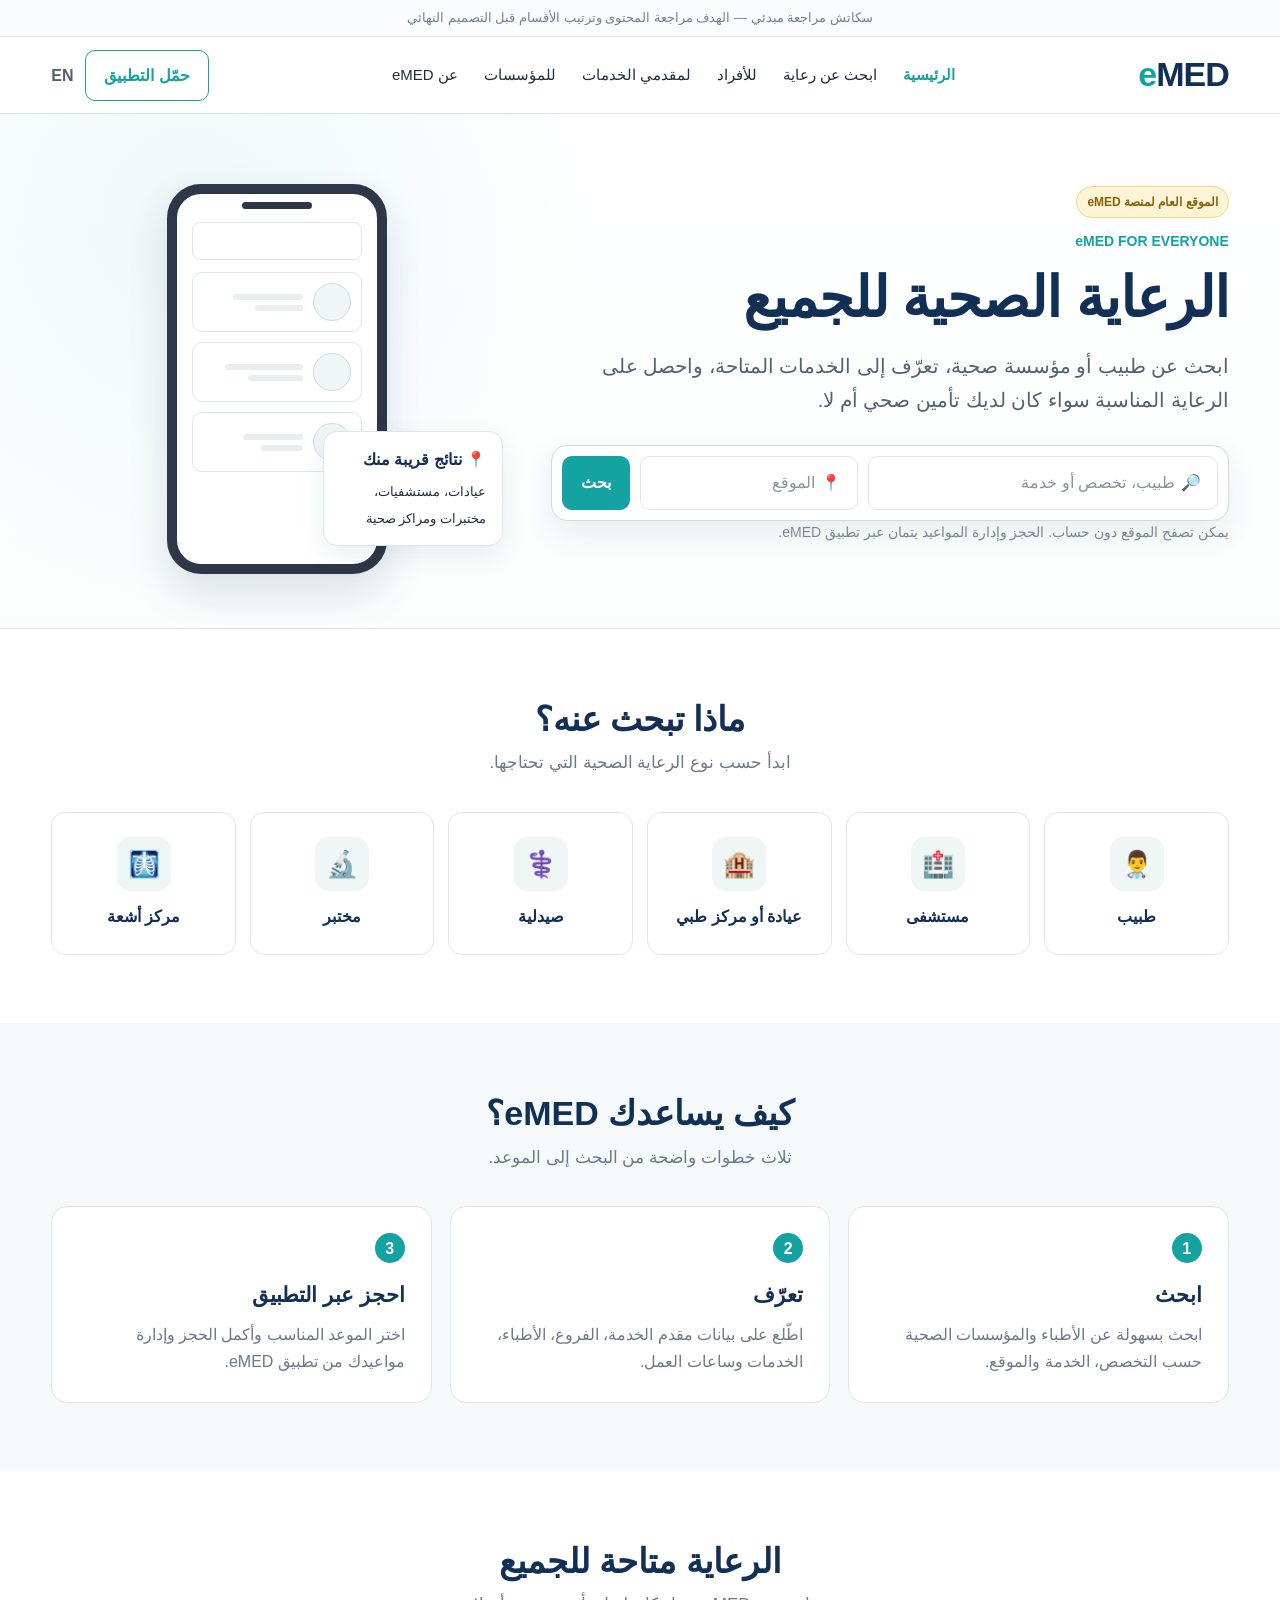
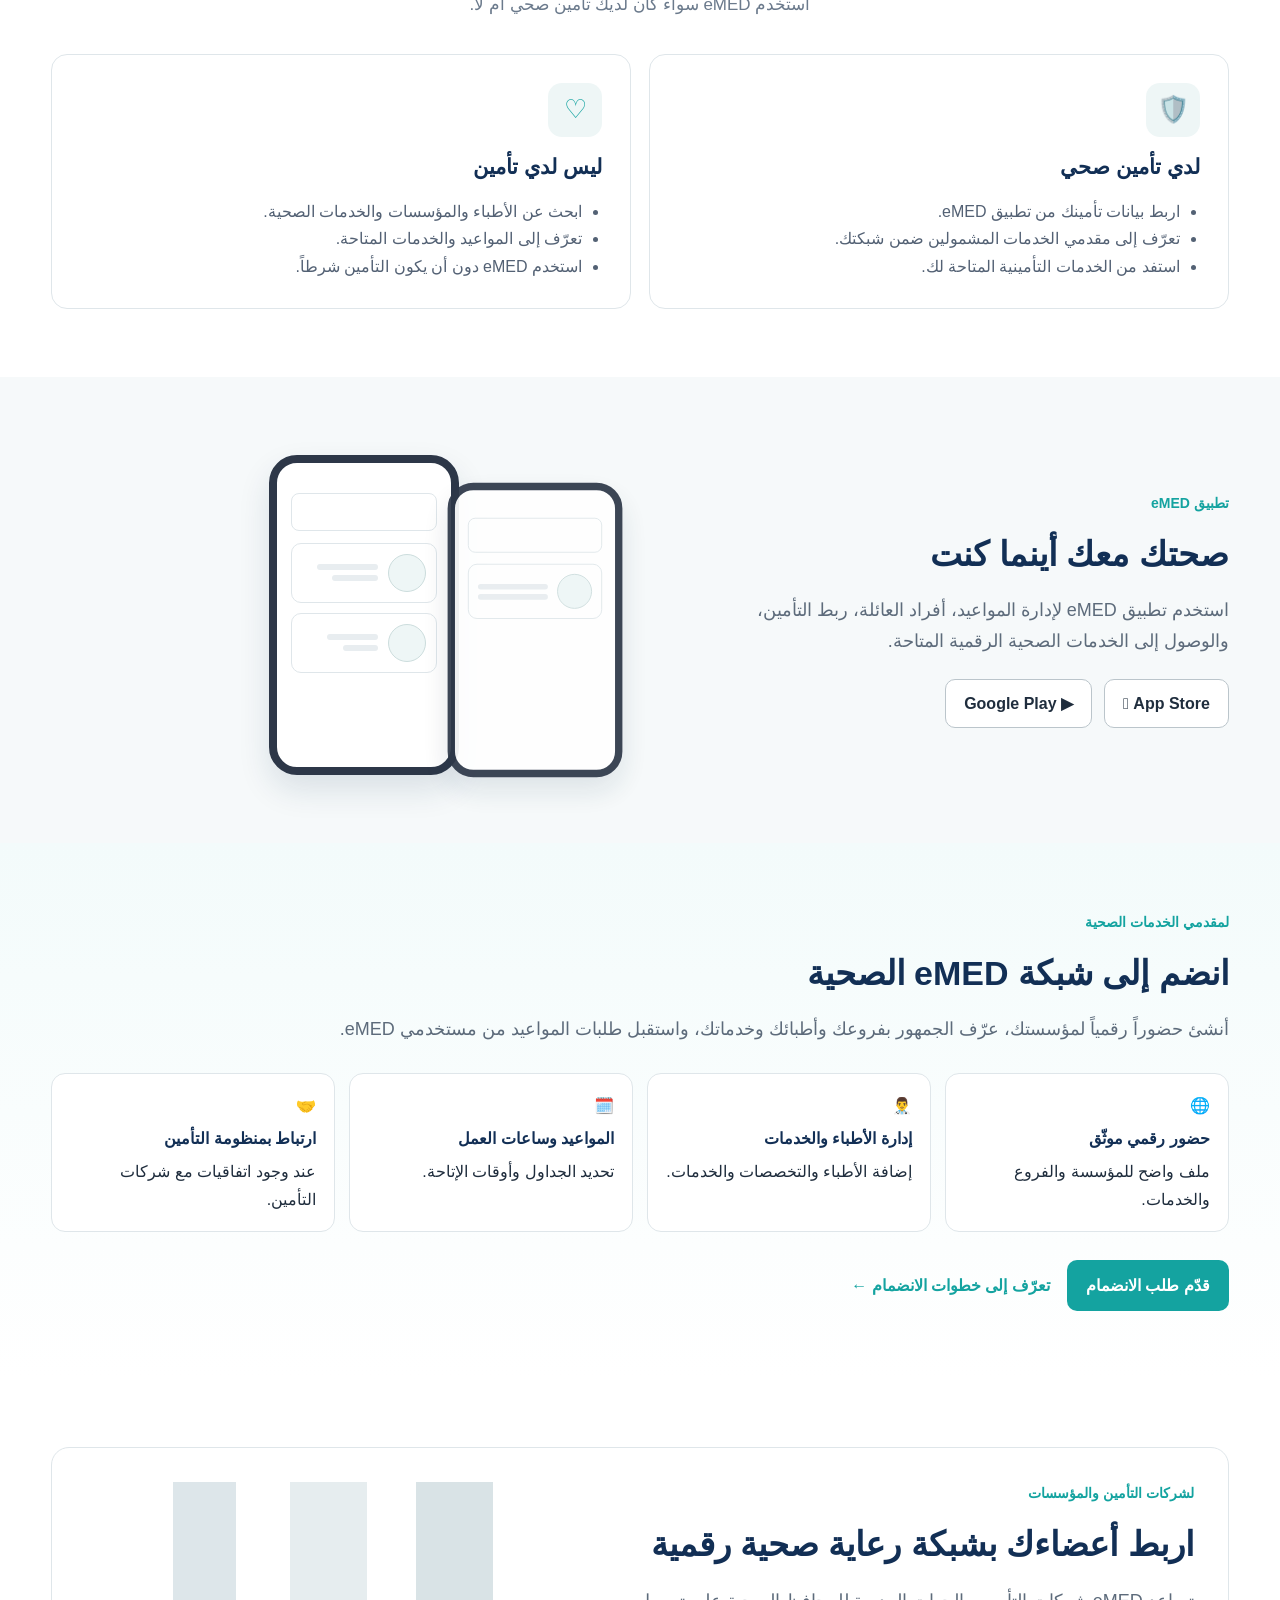
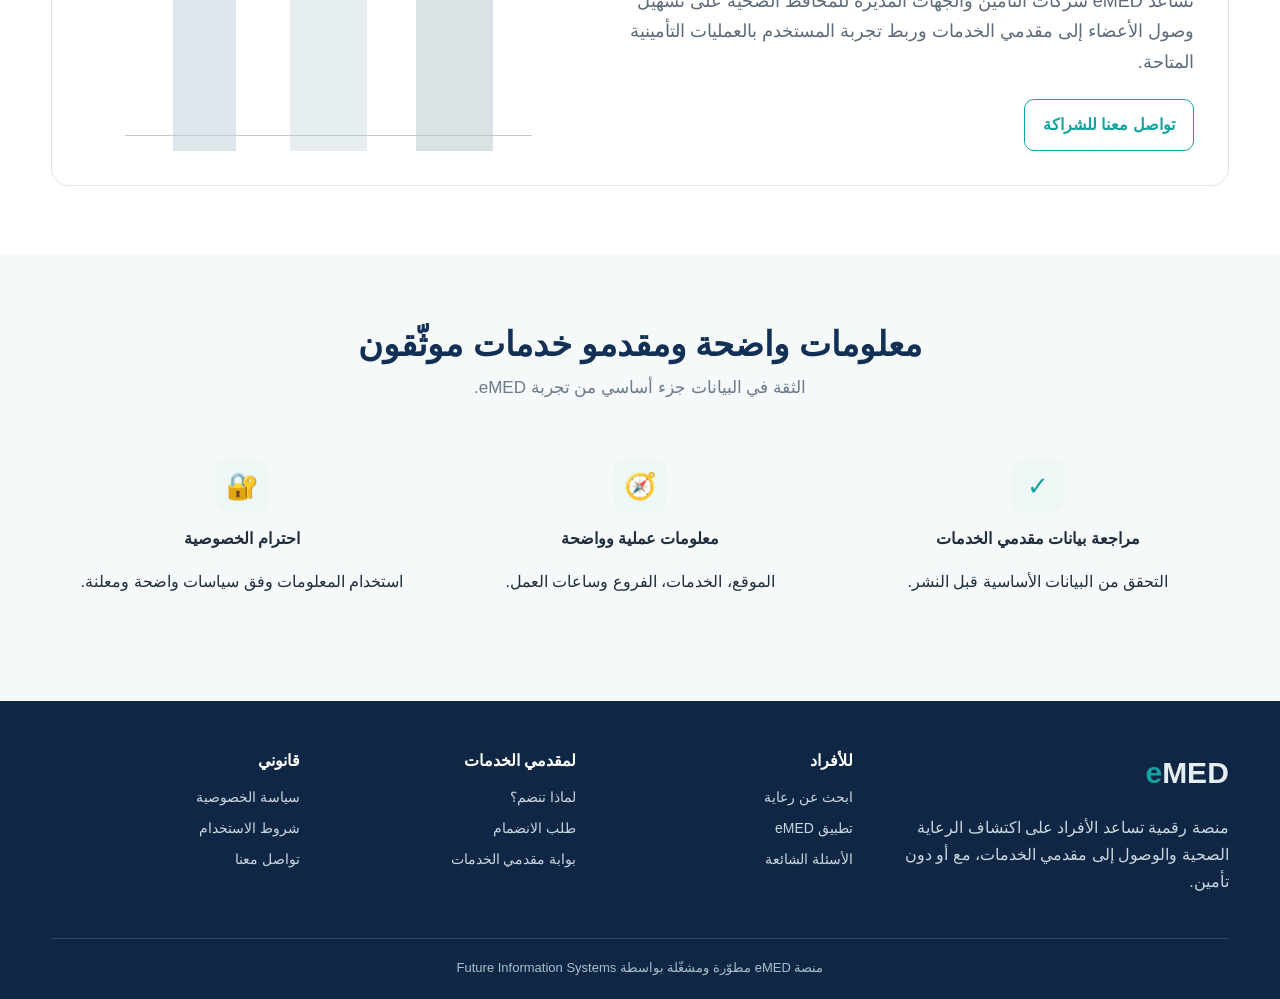
<file: eMED_Healthcare_Homepage_Sketch_v1.html>
<!DOCTYPE html>
<html lang="ar" dir="rtl">
<head>
<meta charset="utf-8" />
<meta name="viewport" content="width=device-width, initial-scale=1" />
<title>eMED Healthcare — Homepage Sketch v1</title>
<style>
  :root{
    --teal:#14A3A0;
    --teal-dark:#0e7f7d;
    --navy:#122F55;
    --ink:#1f2d3d;
    --muted:#6b7a8c;
    --line:#dfe6ea;
    --soft:#f6f9fa;
    --soft2:#eef6f6;
    --white:#fff;
  }
  *{box-sizing:border-box}
  body{
    margin:0;
    font-family: "Segoe UI", Tahoma, Arial, sans-serif;
    color:var(--ink);
    background:#fff;
    line-height:1.7;
  }
  a{text-decoration:none;color:inherit}
  .container{width:min(1180px,92%);margin:auto}
  .topnote{
    background:#fafcfd;
    border-bottom:1px solid var(--line);
    color:#718096;
    font-size:13px;
    padding:7px 0;
    text-align:center;
  }
  header{
    position:sticky;top:0;z-index:10;
    background:rgba(255,255,255,.96);
    border-bottom:1px solid var(--line);
    backdrop-filter:blur(8px);
  }
  .nav{
    min-height:76px;
    display:flex;
    align-items:center;
    justify-content:space-between;
    gap:20px;
  }
  .brand{
    font-size:34px;
    font-weight:800;
    letter-spacing:-1px;
    color:var(--navy);
  }
  .brand .e{color:var(--teal)}
  .navlinks{
    display:flex;
    gap:26px;
    font-size:15px;
    align-items:center;
    flex-wrap:wrap;
  }
  .navlinks a.active{color:var(--teal);font-weight:700}
  .actions{display:flex;align-items:center;gap:12px;white-space:nowrap}
  .btn{
    display:inline-flex;align-items:center;justify-content:center;
    border-radius:10px;
    padding:11px 18px;
    font-weight:700;
    border:1px solid transparent;
    cursor:pointer;
  }
  .btn-primary{background:var(--teal);color:#fff}
  .btn-primary:hover{background:var(--teal-dark)}
  .btn-outline{border-color:var(--teal);color:var(--teal);background:#fff}
  .btn-text{color:var(--teal);padding:0}
  section{padding:68px 0}
  .hero{
    background:
      radial-gradient(circle at 15% 20%, #eef8f8 0, transparent 34%),
      linear-gradient(180deg,#fff 0,#fbfdfd 100%);
    padding:70px 0 54px;
    border-bottom:1px solid var(--line);
  }
  .hero-grid{
    display:grid;
    grid-template-columns:1.2fr .8fr;
    gap:48px;
    align-items:center;
  }
  .eyebrow{color:var(--teal);font-weight:800;font-size:14px;margin-bottom:10px}
  h1{
    color:var(--navy);
    font-size:56px;
    line-height:1.2;
    margin:0 0 18px;
    letter-spacing:-1px;
  }
  .hero p{
    font-size:20px;
    color:#536174;
    max-width:720px;
    margin:0 0 28px;
  }
  .searchbox{
    background:#fff;
    border:1px solid #cfd9de;
    border-radius:16px;
    padding:10px;
    display:grid;
    grid-template-columns:1.6fr 1fr auto;
    gap:10px;
    box-shadow:0 12px 32px rgba(18,47,85,.08);
  }
  .field{
    border:1px solid var(--line);
    border-radius:10px;
    min-height:54px;
    display:flex;
    align-items:center;
    padding:0 16px;
    color:#8793a1;
    background:#fff;
  }
  .field b{color:#364152;margin-left:6px}
  .hero-note{
    margin-top:14px;
    font-size:14px!important;
    color:#7a8794!important;
  }
  .visual{
    min-height:370px;
    position:relative;
    display:flex;
    align-items:center;
    justify-content:center;
  }
  .phone{
    width:220px;height:390px;border:10px solid #2d3748;border-radius:34px;
    background:#fff;position:relative;box-shadow:0 20px 40px rgba(18,47,85,.13);
    padding:28px 15px 15px;
  }
  .phone:before{
    content:"";position:absolute;top:8px;left:50%;transform:translateX(-50%);
    width:70px;height:7px;border-radius:8px;background:#2d3748;
  }
  .mini-search{height:38px;border:1px solid var(--line);border-radius:8px;margin-bottom:12px}
  .mini-card{border:1px solid var(--line);border-radius:10px;padding:10px;margin-bottom:10px;display:flex;gap:10px;align-items:center}
  .avatar{width:38px;height:38px;border-radius:50%;background:var(--soft2);border:1px solid #cdd}
  .lines{flex:1}
  .lines span{display:block;height:6px;background:#e8edf0;border-radius:4px;margin:5px 0}
  .map-badge{
    position:absolute;right:0;bottom:28px;background:#fff;border:1px solid var(--line);
    border-radius:14px;padding:14px 16px;box-shadow:0 10px 26px rgba(18,47,85,.08);
    width:180px;
  }
  .map-badge strong{display:block;color:var(--navy);margin-bottom:4px}
  .section-title{text-align:center;margin-bottom:34px}
  .section-title h2{font-size:34px;line-height:1.3;color:var(--navy);margin:0 0 8px}
  .section-title p{margin:0;color:var(--muted);font-size:17px}
  .categories{
    display:grid;
    grid-template-columns:repeat(6,1fr);
    gap:14px;
  }
  .cat{
    border:1px solid var(--line);border-radius:14px;padding:24px 14px;text-align:center;background:#fff;
  }
  .icon{
    width:54px;height:54px;border-radius:14px;margin:0 auto 12px;
    display:flex;align-items:center;justify-content:center;
    background:var(--soft2);color:var(--teal);font-size:26px;
  }
  .cat strong{display:block;color:var(--navy);font-size:16px}
  .soft{background:var(--soft)}
  .steps{display:grid;grid-template-columns:repeat(3,1fr);gap:18px}
  .step{
    background:#fff;border:1px solid var(--line);border-radius:16px;padding:26px;
    position:relative;
  }
  .num{
    width:30px;height:30px;border-radius:50%;background:var(--teal);color:#fff;
    display:flex;align-items:center;justify-content:center;font-weight:800;
    margin-bottom:14px;
  }
  .step h3,.card h3{margin:0 0 8px;color:var(--navy);font-size:21px}
  .step p,.card p{margin:0;color:var(--muted)}
  .split{display:grid;grid-template-columns:1fr 1fr;gap:18px}
  .card{
    border:1px solid var(--line);border-radius:16px;padding:28px;background:#fff;
  }
  .card ul{margin:14px 0 0;padding:0 20px 0 0;color:#536174}
  .app{
    display:grid;grid-template-columns:.9fr 1.1fr;gap:42px;align-items:center
  }
  .app-visual{
    min-height:330px;position:relative;display:flex;justify-content:center;align-items:end;
  }
  .screen{
    width:190px;height:320px;border:8px solid #2d3748;border-radius:28px;background:#fff;padding:30px 14px 14px;
    box-shadow:0 15px 32px rgba(18,47,85,.12)
  }
  .screen.second{position:absolute;right:46px;transform:translateY(15px) scale(.92);opacity:.92}
  .app-copy h2,.providers h2,.org h2{font-size:34px;color:var(--navy);margin:0 0 12px}
  .app-copy p,.providers p,.org p{font-size:18px;color:#5d6b7b;margin:0 0 22px}
  .storebuttons{display:flex;gap:12px;flex-wrap:wrap}
  .store{border:1px solid #bbc5cb;border-radius:10px;padding:10px 18px;background:#fff;font-weight:700}
  .providers{background:linear-gradient(180deg,#f3fbfb,#fff)}
  .benefits{display:grid;grid-template-columns:repeat(4,1fr);gap:14px;margin:28px 0}
  .benefit{border:1px solid var(--line);border-radius:14px;padding:18px;background:#fff}
  .benefit strong{display:block;color:var(--navy);margin:6px 0}
  .orgbox{
    display:grid;grid-template-columns:1.1fr .9fr;gap:30px;
    border:1px solid var(--line);border-radius:18px;padding:34px;background:#fff
  }
  .building{
    min-height:190px;border-radius:14px;background:
      linear-gradient(90deg,transparent 0 18%,#dde6ea 18% 31%,transparent 31% 42%,#e6edef 42% 58%,transparent 58% 68%,#d9e3e6 68% 84%,transparent 84%);
    position:relative;
  }
  .building:after{content:"";position:absolute;left:8%;right:8%;bottom:15px;height:1px;background:#bfcbd1}
  .trust{display:grid;grid-template-columns:repeat(3,1fr);gap:16px}
  .trust .t{padding:22px;text-align:center}
  footer{background:#0f2744;color:#e5eef5;padding:46px 0 20px}
  .footergrid{display:grid;grid-template-columns:1.4fr repeat(3,1fr);gap:28px}
  footer h4{margin:0 0 12px;color:#fff}
  footer a{display:block;color:#c9d6df;margin:7px 0;font-size:14px}
  .footbrand{font-size:30px;font-weight:800}
  .copyright{border-top:1px solid rgba(255,255,255,.14);margin-top:26px;padding-top:18px;text-align:center;color:#aac0cf;font-size:13px}
  .review-tag{
    display:inline-block;background:#fff4d6;color:#88600a;border:1px solid #f2d68b;
    border-radius:999px;padding:5px 10px;font-size:12px;font-weight:700;margin-bottom:12px;
  }
  @media(max-width:900px){
    .navlinks{display:none}
    .hero-grid,.app,.orgbox{grid-template-columns:1fr}
    .visual{order:-1}
    h1{font-size:40px}
    .categories{grid-template-columns:repeat(3,1fr)}
    .benefits{grid-template-columns:repeat(2,1fr)}
    .footergrid{grid-template-columns:1fr 1fr}
  }
  @media(max-width:650px){
    .searchbox{grid-template-columns:1fr}
    .categories,.steps,.split,.trust,.benefits{grid-template-columns:1fr}
    .footergrid{grid-template-columns:1fr}
    .actions .btn-outline{display:none}
    h1{font-size:34px}
  }
</style>
</head>
<body>

<div class="topnote">سكاتش مراجعة مبدئي — الهدف مراجعة المحتوى وترتيب الأقسام قبل التصميم النهائي</div>

<header>
  <div class="container nav">
    <div class="brand"><span class="e">e</span>MED</div>
    <nav class="navlinks">
      <a class="active" href="#">الرئيسية</a>
      <a href="#find">ابحث عن رعاية</a>
      <a href="#individuals">للأفراد</a>
      <a href="#providers">لمقدمي الخدمات</a>
      <a href="#organizations">للمؤسسات</a>
      <a href="#about">عن eMED</a>
    </nav>
    <div class="actions">
      <a href="#" class="btn btn-outline">حمّل التطبيق</a>
      <a href="#" style="font-weight:700;color:#52606f">EN</a>
    </div>
  </div>
</header>

<main>
<section class="hero" id="find">
  <div class="container hero-grid">
    <div>
      <div class="review-tag">الموقع العام لمنصة eMED</div>
      <div class="eyebrow">eMED FOR EVERYONE</div>
      <h1>الرعاية الصحية للجميع</h1>
      <p>ابحث عن طبيب أو مؤسسة صحية، تعرّف إلى الخدمات المتاحة، واحصل على الرعاية المناسبة سواء كان لديك تأمين صحي أم لا.</p>

      <div class="searchbox">
        <div class="field"><b>🔎</b> طبيب، تخصص أو خدمة</div>
        <div class="field"><b>📍</b> الموقع</div>
        <a class="btn btn-primary" href="#">بحث</a>
      </div>
      <p class="hero-note">يمكن تصفح الموقع دون حساب. الحجز وإدارة المواعيد يتمان عبر تطبيق eMED.</p>
    </div>

    <div class="visual">
      <div class="phone">
        <div class="mini-search"></div>
        <div class="mini-card"><div class="avatar"></div><div class="lines"><span style="width:70%"></span><span style="width:48%"></span></div></div>
        <div class="mini-card"><div class="avatar"></div><div class="lines"><span style="width:78%"></span><span style="width:55%"></span></div></div>
        <div class="mini-card"><div class="avatar"></div><div class="lines"><span style="width:60%"></span><span style="width:42%"></span></div></div>
      </div>
      <div class="map-badge"><strong>📍 نتائج قريبة منك</strong><small>عيادات، مستشفيات، مختبرات ومراكز صحية</small></div>
    </div>
  </div>
</section>

<section>
  <div class="container">
    <div class="section-title">
      <h2>ماذا تبحث عنه؟</h2>
      <p>ابدأ حسب نوع الرعاية الصحية التي تحتاجها.</p>
    </div>
    <div class="categories">
      <div class="cat"><div class="icon">👨‍⚕️</div><strong>طبيب</strong></div>
      <div class="cat"><div class="icon">🏥</div><strong>مستشفى</strong></div>
      <div class="cat"><div class="icon">🏨</div><strong>عيادة أو مركز طبي</strong></div>
      <div class="cat"><div class="icon">⚕️</div><strong>صيدلية</strong></div>
      <div class="cat"><div class="icon">🔬</div><strong>مختبر</strong></div>
      <div class="cat"><div class="icon">🩻</div><strong>مركز أشعة</strong></div>
    </div>
  </div>
</section>

<section class="soft" id="individuals">
  <div class="container">
    <div class="section-title">
      <h2>كيف يساعدك eMED؟</h2>
      <p>ثلاث خطوات واضحة من البحث إلى الموعد.</p>
    </div>
    <div class="steps">
      <div class="step"><div class="num">1</div><h3>ابحث</h3><p>ابحث بسهولة عن الأطباء والمؤسسات الصحية حسب التخصص، الخدمة والموقع.</p></div>
      <div class="step"><div class="num">2</div><h3>تعرّف</h3><p>اطّلع على بيانات مقدم الخدمة، الفروع، الأطباء، الخدمات وساعات العمل.</p></div>
      <div class="step"><div class="num">3</div><h3>احجز عبر التطبيق</h3><p>اختر الموعد المناسب وأكمل الحجز وإدارة مواعيدك من تطبيق eMED.</p></div>
    </div>
  </div>
</section>

<section>
  <div class="container">
    <div class="section-title">
      <h2>الرعاية متاحة للجميع</h2>
      <p>استخدم eMED سواء كان لديك تأمين صحي أم لا.</p>
    </div>
    <div class="split">
      <div class="card">
        <div class="icon" style="margin:0 0 12px">🛡️</div>
        <h3>لدي تأمين صحي</h3>
        <ul>
          <li>اربط بيانات تأمينك من تطبيق eMED.</li>
          <li>تعرّف إلى مقدمي الخدمات المشمولين ضمن شبكتك.</li>
          <li>استفد من الخدمات التأمينية المتاحة لك.</li>
        </ul>
      </div>
      <div class="card">
        <div class="icon" style="margin:0 0 12px">♡</div>
        <h3>ليس لدي تأمين</h3>
        <ul>
          <li>ابحث عن الأطباء والمؤسسات والخدمات الصحية.</li>
          <li>تعرّف إلى المواعيد والخدمات المتاحة.</li>
          <li>استخدم eMED دون أن يكون التأمين شرطاً.</li>
        </ul>
      </div>
    </div>
  </div>
</section>

<section class="soft">
  <div class="container app">
    <div class="app-copy">
      <div class="eyebrow">تطبيق eMED</div>
      <h2>صحتك معك أينما كنت</h2>
      <p>استخدم تطبيق eMED لإدارة المواعيد، أفراد العائلة، ربط التأمين، والوصول إلى الخدمات الصحية الرقمية المتاحة.</p>
      <div class="storebuttons">
        <div class="store"> App Store</div>
        <div class="store">▶ Google Play</div>
      </div>
    </div>
    <div class="app-visual">
      <div class="screen second"><div class="mini-search"></div><div class="mini-card"><div class="avatar"></div><div class="lines"><span></span><span></span></div></div></div>
      <div class="screen"><div class="mini-search"></div><div class="mini-card"><div class="avatar"></div><div class="lines"><span style="width:80%"></span><span style="width:60%"></span></div></div><div class="mini-card"><div class="avatar"></div><div class="lines"><span style="width:66%"></span><span style="width:45%"></span></div></div></div>
    </div>
  </div>
</section>

<section class="providers" id="providers">
  <div class="container">
    <div class="eyebrow">لمقدمي الخدمات الصحية</div>
    <h2>انضم إلى شبكة eMED الصحية</h2>
    <p>أنشئ حضوراً رقمياً لمؤسستك، عرّف الجمهور بفروعك وأطبائك وخدماتك، واستقبل طلبات المواعيد من مستخدمي eMED.</p>
    <div class="benefits">
      <div class="benefit">🌐<strong>حضور رقمي موثّق</strong><span>ملف واضح للمؤسسة والفروع والخدمات.</span></div>
      <div class="benefit">👨‍⚕️<strong>إدارة الأطباء والخدمات</strong><span>إضافة الأطباء والتخصصات والخدمات.</span></div>
      <div class="benefit">🗓️<strong>المواعيد وساعات العمل</strong><span>تحديد الجداول وأوقات الإتاحة.</span></div>
      <div class="benefit">🤝<strong>ارتباط بمنظومة التأمين</strong><span>عند وجود اتفاقيات مع شركات التأمين.</span></div>
    </div>
    <div style="display:flex;gap:16px;align-items:center;flex-wrap:wrap">
      <a class="btn btn-primary" href="#">قدّم طلب الانضمام</a>
      <a class="btn btn-text" href="#">تعرّف إلى خطوات الانضمام ←</a>
    </div>
  </div>
</section>

<section id="organizations">
  <div class="container orgbox">
    <div class="org">
      <div class="eyebrow">لشركات التأمين والمؤسسات</div>
      <h2>اربط أعضاءك بشبكة رعاية صحية رقمية</h2>
      <p>تساعد eMED شركات التأمين والجهات المديرة للمحافظ الصحية على تسهيل وصول الأعضاء إلى مقدمي الخدمات وربط تجربة المستخدم بالعمليات التأمينية المتاحة.</p>
      <a class="btn btn-outline" href="#">تواصل معنا للشراكة</a>
    </div>
    <div class="building"></div>
  </div>
</section>

<section class="soft">
  <div class="container">
    <div class="section-title">
      <h2>معلومات واضحة ومقدمو خدمات موثّقون</h2>
      <p>الثقة في البيانات جزء أساسي من تجربة eMED.</p>
    </div>
    <div class="trust">
      <div class="t"><div class="icon">✓</div><strong>مراجعة بيانات مقدمي الخدمات</strong><p>التحقق من البيانات الأساسية قبل النشر.</p></div>
      <div class="t"><div class="icon">🧭</div><strong>معلومات عملية وواضحة</strong><p>الموقع، الخدمات، الفروع وساعات العمل.</p></div>
      <div class="t"><div class="icon">🔐</div><strong>احترام الخصوصية</strong><p>استخدام المعلومات وفق سياسات واضحة ومعلنة.</p></div>
    </div>
  </div>
</section>
</main>

<footer id="about">
  <div class="container">
    <div class="footergrid">
      <div>
        <div class="footbrand"><span style="color:var(--teal)">e</span>MED</div>
        <p style="color:#c9d6df;max-width:340px">منصة رقمية تساعد الأفراد على اكتشاف الرعاية الصحية والوصول إلى مقدمي الخدمات، مع أو دون تأمين.</p>
      </div>
      <div>
        <h4>للأفراد</h4>
        <a href="#">ابحث عن رعاية</a>
        <a href="#">تطبيق eMED</a>
        <a href="#">الأسئلة الشائعة</a>
      </div>
      <div>
        <h4>لمقدمي الخدمات</h4>
        <a href="#">لماذا تنضم؟</a>
        <a href="#">طلب الانضمام</a>
        <a href="#">بوابة مقدمي الخدمات</a>
      </div>
      <div>
        <h4>قانوني</h4>
        <a href="#">سياسة الخصوصية</a>
        <a href="#">شروط الاستخدام</a>
        <a href="#">تواصل معنا</a>
      </div>
    </div>
    <div class="copyright">منصة eMED مطوّرة ومشغّلة بواسطة Future Information Systems</div>
  </div>
</footer>

</body>
</html>
</file>
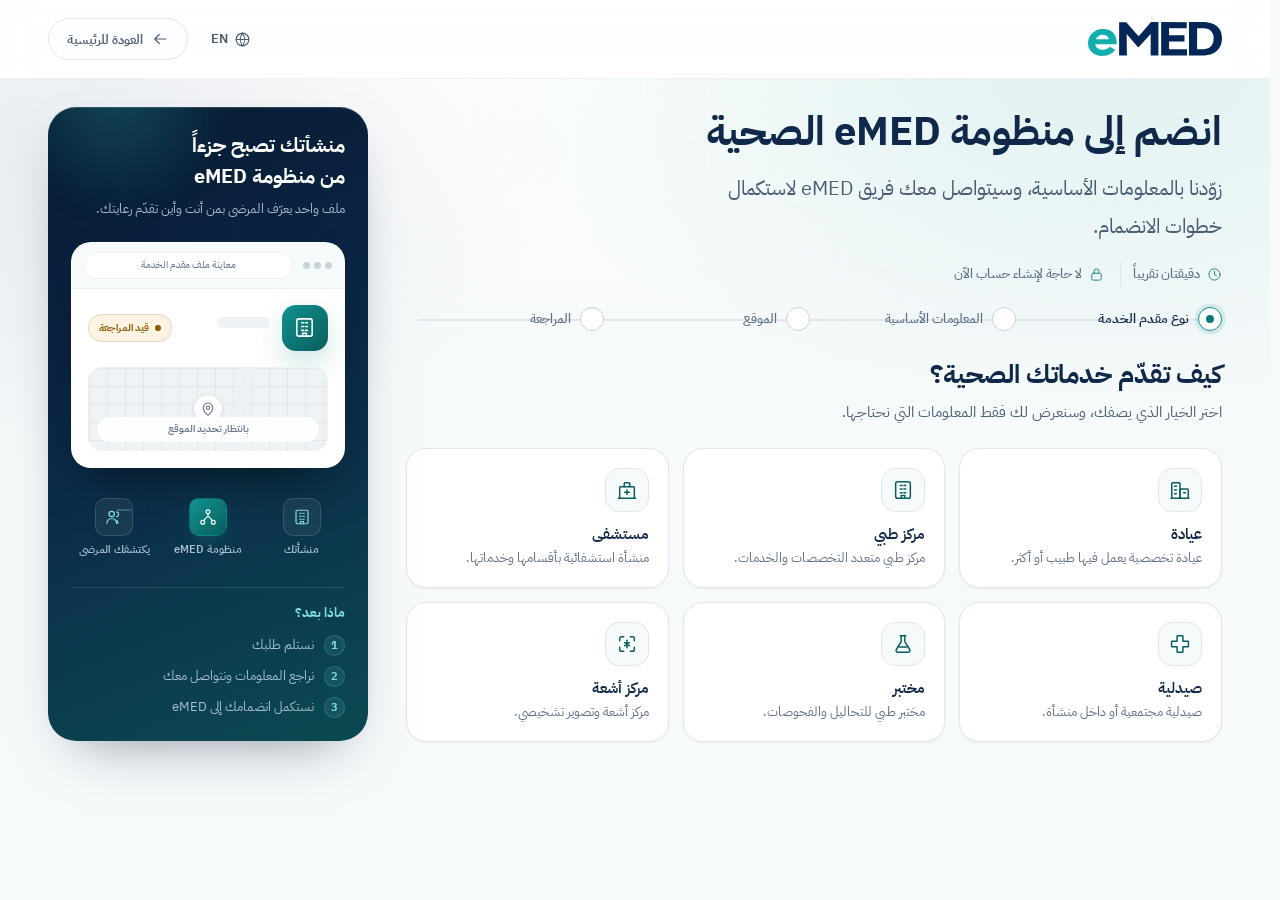
<file: join.html>
<!DOCTYPE html>
<html lang="ar" dir="rtl" data-title-key="j.meta.title" data-desc-key="j.meta.desc">
<head>
<meta charset="utf-8">
<meta name="viewport" content="width=device-width, initial-scale=1, viewport-fit=cover">
<meta name="theme-color" content="#071B33">

<title>انضم إلى منظومة eMED الصحية — طلب انضمام مقدمي الرعاية</title>
<meta name="description" content="زوّدنا بالمعلومات الأساسية عن منشأتك وموقعها ووسيلة التواصل معك، وسيتولى فريق eMED مراجعة الطلب واستكمال خطوات الانضمام.">
<meta name="robots" content="index, follow">

<link rel="canonical" href="https://sadeil.github.io/emedintro/join.html">
<meta property="og:url" content="https://sadeil.github.io/emedintro/join.html">
<link rel="alternate" hreflang="ar" href="./join.html">
<link rel="alternate" hreflang="en" href="./join.html?lang=en">
<link rel="alternate" hreflang="x-default" href="./join.html">

<meta property="og:type" content="website">
<meta property="og:site_name" content="eMED">
<meta property="og:locale" content="ar_AR">
<meta property="og:locale:alternate" content="en_US">
<meta property="og:title" content="انضم إلى منظومة eMED الصحية">
<meta property="og:description" content="طلب انضمام موجز لمقدمي الرعاية الصحية: الأطباء والمستشفيات والعيادات والصيدليات والمختبرات ومراكز الأشعة.">
<meta property="og:image" content="https://sadeil.github.io/emedintro/assets/img/og-image.svg">
<meta name="twitter:card" content="summary_large_image">

<link rel="icon" href="assets/img/favicon.svg" type="image/svg+xml">
<link rel="icon" href="assets/img/icon-192.png" sizes="192x192" type="image/png">
<link rel="apple-touch-icon" href="assets/img/apple-touch-icon.png">
<link rel="manifest" href="site.webmanifest">

<link rel="preconnect" href="https://fonts.googleapis.com">
<link rel="preconnect" href="https://fonts.gstatic.com" crossorigin>
<!-- the map fetches raster tiles from here; warm the connection early -->
<link rel="preconnect" href="https://tile.openstreetmap.org" crossorigin>
<link rel="preload" as="style" href="https://fonts.googleapis.com/css2?family=IBM+Plex+Sans+Arabic:wght@400;500;600;700&family=IBM+Plex+Sans:wght@400;500;600;700&display=swap">
<link rel="stylesheet" href="https://fonts.googleapis.com/css2?family=IBM+Plex+Sans+Arabic:wght@400;500;600;700&family=IBM+Plex+Sans:wght@400;500;600;700&display=swap" media="print" onload="this.media='all'">
<noscript><link rel="stylesheet" href="https://fonts.googleapis.com/css2?family=IBM+Plex+Sans+Arabic:wght@400;500;600;700&family=IBM+Plex+Sans:wght@400;500;600;700&display=swap"></noscript>

<link rel="stylesheet" href="assets/css/styles.css">
<link rel="stylesheet" href="assets/css/join.css">
</head>
<body class="join-body">

<a class="skip-link" href="#main" data-i18n="nav.skip">تخطَّ إلى المحتوى الرئيسي</a>

<!-- ===================================================================== -->
<!-- Icon sprite — the subset this page uses, same drawing rules as index.  -->
<!-- 24px grid, 1.6 stroke, round caps. No emoji.                           -->
<!-- ===================================================================== -->
<svg width="0" height="0" style="position:absolute" aria-hidden="true" focusable="false"><defs>
  <symbol id="i-stethoscope" viewBox="0 0 24 24"><path d="M6 3v5a4 4 0 0 0 8 0V3"/><path d="M4.6 3h2.6M12.8 3h2.6"/><path d="M10 12.4V15a5 5 0 0 0 10 0v-1.6"/><circle cx="20" cy="10.6" r="2.2"/></symbol>
  <symbol id="i-hospital" viewBox="0 0 24 24"><path d="M4 21V9.4a1 1 0 0 1 1-1h14a1 1 0 0 1 1 1V21"/><path d="M9 8.4V5a1 1 0 0 1 1-1h4a1 1 0 0 1 1 1v3.4"/><path d="M12 12v5M9.5 14.5h5"/><path d="M2.6 21h18.8"/></symbol>
  <symbol id="i-clinic" viewBox="0 0 24 24"><path d="M3 21V5a1 1 0 0 1 1-1h7a1 1 0 0 1 1 1v16"/><path d="M12 21V11h8a1 1 0 0 1 1 1v9"/><path d="M2.4 21h19.2"/><path d="M6 8h2M6 12h2M6 16h2M16 15h2"/></symbol>
  <symbol id="i-pharmacy" viewBox="0 0 24 24"><path d="M9.4 3h5.2a.6.6 0 0 1 .6.6V9h5.4a.6.6 0 0 1 .6.6v4.8a.6.6 0 0 1-.6.6H15.2v5.4a.6.6 0 0 1-.6.6H9.4a.6.6 0 0 1-.6-.6V15H3.4a.6.6 0 0 1-.6-.6V9.6A.6.6 0 0 1 3.4 9h5.4V3.6a.6.6 0 0 1 .6-.6Z"/></symbol>
  <symbol id="i-lab" viewBox="0 0 24 24"><path d="M9 3h6"/><path d="M10 3v6.3L4.7 18a2 2 0 0 0 1.7 3h11.2a2 2 0 0 0 1.7-3L14 9.3V3"/><path d="M7.6 15.2h8.8"/></symbol>
  <symbol id="i-imaging" viewBox="0 0 24 24"><path d="M4 8.5V6a2 2 0 0 1 2-2h2.5M15.5 4H18a2 2 0 0 1 2 2v2.5M20 15.5V18a2 2 0 0 1-2 2h-2.5M8.5 20H6a2 2 0 0 1-2-2v-2.5"/><path d="M12 8v8"/><path d="M9.4 10.4c1.6 1 3.6 1 5.2 0M9.4 13.9c1.6-1 3.6-1 5.2 0"/></symbol>
  <symbol id="i-pin" viewBox="0 0 24 24"><path d="M12 21.5s7-5.9 7-11.4a7 7 0 1 0-14 0c0 5.5 7 11.4 7 11.4Z"/><circle cx="12" cy="10" r="2.6"/></symbol>
  <symbol id="i-crosshair" viewBox="0 0 24 24"><circle cx="12" cy="12" r="7"/><circle cx="12" cy="12" r="1.6" fill="currentColor" stroke="none"/><path d="M12 2v3M12 19v3M2 12h3M19 12h3"/></symbol>
  <symbol id="i-search" viewBox="0 0 24 24"><circle cx="11" cy="11" r="7"/><path d="M16.5 16.5 21 21"/></symbol>
  <symbol id="i-arrow" viewBox="0 0 24 24"><path d="M4 12h15M13 6l6 6-6 6"/></symbol>
  <symbol id="i-check" viewBox="0 0 24 24"><path d="m5 12.6 4.6 4.6L19 7.8"/></symbol>
  <symbol id="i-globe" viewBox="0 0 24 24"><circle cx="12" cy="12" r="9"/><path d="M3 12h18"/><path d="M12 3a15.4 15.4 0 0 1 0 18 15.4 15.4 0 0 1 0-18Z"/></symbol>
  <symbol id="i-chevron-down" viewBox="0 0 24 24"><path d="m6 9.5 6 6 6-6"/></symbol>
  <symbol id="i-info" viewBox="0 0 24 24"><circle cx="12" cy="12" r="9"/><path d="M12 11v5.4"/><circle cx="12" cy="7.8" r=".9" fill="currentColor" stroke="none"/></symbol>
  <symbol id="i-alert" viewBox="0 0 24 24"><path d="M12 3.6 21.2 20H2.8Z"/><path d="M12 9.6v4.6"/><circle cx="12" cy="17.2" r=".95" fill="currentColor" stroke="none"/></symbol>
  <symbol id="i-close" viewBox="0 0 24 24"><path d="m6 6 12 12M18 6 6 18"/></symbol>
  <symbol id="i-plus" viewBox="0 0 24 24"><path d="M12 5v14M5 12h14"/></symbol>
  <symbol id="i-minus" viewBox="0 0 24 24"><path d="M5 12h14"/></symbol>
  <symbol id="i-refresh" viewBox="0 0 24 24"><path d="M20 11.4a8 8 0 1 0-.7 4.6"/><path d="M20.4 4.6v6h-6"/></symbol>
  <symbol id="i-edit" viewBox="0 0 24 24"><path d="M4 20h4.2L19 9.2a2.1 2.1 0 0 0-3-3L5.2 17Z"/><path d="m14.6 7.6 2.8 2.8"/></symbol>
  <symbol id="i-image" viewBox="0 0 24 24"><rect x="3" y="4.5" width="18" height="15" rx="2.4"/><circle cx="8.6" cy="10" r="1.7"/><path d="m3.6 17.4 4.8-4.4 3.4 3 3.2-2.8 5.4 4.6"/></symbol>
  <symbol id="i-camera" viewBox="0 0 24 24"><path d="M3 8.6A2 2 0 0 1 5 6.6h2.2l1.3-2.2h7l1.3 2.2H19a2 2 0 0 1 2 2v8.8a2 2 0 0 1-2 2H5a2 2 0 0 1-2-2Z"/><circle cx="12" cy="13" r="3.6"/></symbol>
  <symbol id="i-trash" viewBox="0 0 24 24"><path d="M4.6 6.6h14.8"/><path d="M9.2 6.6V4.8a1 1 0 0 1 1-1h3.6a1 1 0 0 1 1 1v1.8"/><path d="M6.4 6.6 7.2 20a1 1 0 0 0 1 1h7.6a1 1 0 0 0 1-1l.8-13.4"/><path d="M10.4 10.4v6.4M13.6 10.4v6.4"/></symbol>
  <symbol id="i-link" viewBox="0 0 24 24"><path d="M10.4 13.6a3.6 3.6 0 0 0 5.4.4l2.6-2.6a3.7 3.7 0 0 0-5.2-5.2l-1.5 1.5"/><path d="M13.6 10.4a3.6 3.6 0 0 0-5.4-.4l-2.6 2.6a3.7 3.7 0 0 0 5.2 5.2l1.5-1.5"/></symbol>
  <symbol id="i-phone" viewBox="0 0 24 24"><path d="M6.2 3.6h3l1.6 4-2 1.4a12.4 12.4 0 0 0 6.2 6.2l1.4-2 4 1.6v3a1.8 1.8 0 0 1-2 1.8A16.4 16.4 0 0 1 4.4 5.6a1.8 1.8 0 0 1 1.8-2Z"/></symbol>
  <symbol id="i-mail" viewBox="0 0 24 24"><rect x="3" y="5" width="18" height="14" rx="2.6"/><path d="m3.8 6.6 8.2 5.9 8.2-5.9"/></symbol>
  <symbol id="i-user" viewBox="0 0 24 24"><circle cx="12" cy="8" r="4"/><path d="M4.6 20.6a7.4 7.4 0 0 1 14.8 0"/></symbol>
  <symbol id="i-users" viewBox="0 0 24 24"><circle cx="9" cy="8" r="3.6"/><path d="M2.6 20.4a6.4 6.4 0 0 1 12.8 0"/><path d="M15.6 5.2a3.4 3.4 0 0 1 0 6.6M17.2 20.4a6.6 6.6 0 0 0-1.4-4"/></symbol>
  <symbol id="i-badge-check" viewBox="0 0 24 24"><path d="m12 2.6 2.3 1.7 2.9-.3 1.1 2.7 2.6 1.3-.8 2.9.8 2.9-2.6 1.3-1.1 2.7-2.9-.3L12 21.4l-2.3-1.9-2.9.3-1.1-2.7-2.6-1.3.8-2.9-.8-2.9L5.7 8.7l1.1-2.7 2.9.3Z"/><path d="m9.4 12.1 1.9 1.9 3.5-3.7"/></symbol>
  <symbol id="i-clock" viewBox="0 0 24 24"><circle cx="12" cy="12" r="9"/><path d="M12 7v5.2l3.2 2"/></symbol>
  <symbol id="i-network" viewBox="0 0 24 24"><circle cx="12" cy="5" r="2.6"/><circle cx="5" cy="19" r="2.6"/><circle cx="19" cy="19" r="2.6"/><path d="M12 7.6v3.6M11 11.6 6.4 16.6M13 11.6l4.6 5"/></symbol>
  <symbol id="i-layers" viewBox="0 0 24 24"><path d="m12 3 9 4.8-9 4.8-9-4.8Z"/><path d="m3 13 9 4.8 9-4.8"/></symbol>
  <symbol id="i-lock" viewBox="0 0 24 24"><rect x="4.4" y="10" width="15.2" height="11" rx="2.6"/><path d="M8 10V7a4 4 0 0 1 8 0v3"/></symbol>
  <symbol id="i-building" viewBox="0 0 24 24"><rect x="4" y="3" width="16" height="18" rx="2"/><path d="M9 7h2M13 7h2M9 11h2M13 11h2M9 15h2M13 15h2"/><path d="M10 21v-3h4v3"/></symbol>
</defs></svg>

<!-- ===================================================================== -->
<!-- Header — a focused task header: identity, the way back, language.      -->
<!-- ===================================================================== -->
<header class="site-header join-header" id="siteHeader">
  <div class="site-header__inner join-header__inner container-wide">

    <a class="logo" href="index.html" aria-label="eMED">
      <img src="assets/img/emed-logo.svg" alt="" width="1756" height="447" aria-hidden="true" fetchpriority="high">
    </a>

    <div class="site-header__actions">
      <button class="lang-toggle" id="langToggle" type="button"
              aria-label="Switch to English — التبديل إلى الإنجليزية"
              data-i18n-attr="aria-label:nav.langAria">
        <svg class="icon" aria-hidden="true"><use href="#i-globe"></use></svg>
        <span data-i18n="nav.lang">EN</span>
      </button>
      <a class="btn btn--ghost btn--sm join-header__back" href="index.html">
        <svg class="icon icon-arrow" aria-hidden="true"><use href="#i-arrow"></use></svg>
        <span data-i18n="j.nav.back">العودة للرئيسية</span>
      </a>
    </div>

  </div>
</header>

<main id="main" class="join">
  <div class="join__grid container-wide">

    <!-- ================================================================= -->
    <!-- The form column                                                    -->
    <!-- ================================================================= -->
    <div class="join__col">

      <div class="join__top">
        <div class="join__intro">
          <h1 class="join__title" data-i18n="j.hero.title">انضم إلى منظومة eMED الصحية</h1>
          <p class="lead join__lead" data-i18n="j.hero.lead">زوّدنا بالمعلومات الأساسية، وسيتواصل معك فريق eMED لاستكمال خطوات الانضمام.</p>

          <div class="join__meta">
            <span class="join__meta-item">
              <svg class="icon" aria-hidden="true"><use href="#i-clock"></use></svg>
              <span data-i18n="j.hero.time">دقيقتان تقريباً</span>
            </span>
            <span class="join__meta-item">
              <svg class="icon" aria-hidden="true"><use href="#i-lock"></use></svg>
              <span data-i18n="j.hero.noAccount">لا حاجة لإنشاء حساب الآن</span>
            </span>
          </div>
        </div>

        <!-- Progress. Completed steps are real buttons — the reader can go
             back to anything already finished, but never skip forward. -->
        <nav class="jprog" aria-label="مراحل طلب الانضمام" data-i18n-attr="aria-label:j.step.aria">
          <ol class="jprog__list" id="progList">
            <li class="jprog__item is-current" data-step="1">
              <button class="jprog__btn" type="button" data-goto="1" disabled>
                <span class="jprog__dot" aria-hidden="true"><svg class="icon" aria-hidden="true"><use href="#i-check"></use></svg></span>
                <span class="jprog__label" data-i18n="j.step.type">نوع مقدم الخدمة</span>
                <span class="sr-only" data-step-state></span>
              </button>
            </li>
            <li class="jprog__item" data-step="2">
              <button class="jprog__btn" type="button" data-goto="2" disabled>
                <span class="jprog__dot" aria-hidden="true"><svg class="icon" aria-hidden="true"><use href="#i-check"></use></svg></span>
                <span class="jprog__label" data-i18n="j.step.info">المعلومات الأساسية</span>
                <span class="sr-only" data-step-state></span>
              </button>
            </li>
            <li class="jprog__item" data-step="3">
              <button class="jprog__btn" type="button" data-goto="3" disabled>
                <span class="jprog__dot" aria-hidden="true"><svg class="icon" aria-hidden="true"><use href="#i-check"></use></svg></span>
                <span class="jprog__label" data-i18n="j.step.location">الموقع</span>
                <span class="sr-only" data-step-state></span>
              </button>
            </li>
            <li class="jprog__item" data-step="4">
              <button class="jprog__btn" type="button" data-goto="4" disabled>
                <span class="jprog__dot" aria-hidden="true"><svg class="icon" aria-hidden="true"><use href="#i-check"></use></svg></span>
                <span class="jprog__label" data-i18n="j.step.review">المراجعة</span>
                <span class="sr-only" data-step-state></span>
              </button>
            </li>
          </ol>
          <span class="jprog__rail" aria-hidden="true"><span class="jprog__fill" id="progFill"></span></span>
        </nav>
      </div>

      <p class="sr-only" id="stepStatus" role="status" aria-live="polite"></p>

      <form class="jform" id="joinForm" novalidate autocomplete="on"
            aria-label="طلب الانضمام إلى eMED" data-i18n-attr="aria-label:j.nav.aria">

        <!-- step 1 — provider type ------------------------------------- -->
        <section class="jstep is-in" data-step="1" aria-labelledby="s1Title">
          <header class="jstep__head">
            <h2 class="jstep__title" id="s1Title" tabindex="-1" data-i18n="j.type.title">كيف تقدّم خدماتك الصحية؟</h2>
            <p class="jstep__lead" data-i18n="j.type.lead">اختر الخيار الذي يصفك، وسنعرض لك فقط المعلومات التي نحتاجها.</p>
          </header>

          <fieldset class="jtypes" id="typeGroup">
            <legend class="sr-only" data-i18n="j.type.title">كيف تقدّم خدماتك الصحية؟</legend>
            <!-- rendered by join.js so the type list stays a single source -->
          </fieldset>
          <p class="jfield__error" id="typeError" hidden></p>
        </section>

        <!-- step 2 — details ------------------------------------------- -->
        <section class="jstep" data-step="2" aria-labelledby="s2Title" hidden>
          <header class="jstep__head">
            <h2 class="jstep__title" id="s2Title" tabindex="-1" data-i18n="j.s2.clinic">أخبرنا عن عيادتك</h2>
            <p class="jstep__lead" id="s2Lead" data-i18n="j.s2.lead">لن نطلب أكثر مما نحتاجه لبدء انضمامك.</p>
          </header>
          <div class="jgroups" id="stepFields"></div>
        </section>

        <!-- step 3 — location ------------------------------------------ -->
        <section class="jstep" data-step="3" aria-labelledby="s3Title" hidden>
          <header class="jstep__head">
            <h2 class="jstep__title" id="s3Title" tabindex="-1" data-i18n="j.loc.title">أين تقدّم رعايتك؟</h2>
            <p class="jstep__lead" id="s3Lead" data-i18n="j.loc.lead">الموقع الدقيق هو ما يجعل المرضى يجدونك على خريطة eMED.</p>
          </header>

          <div class="jgroup">
            <div class="jgrid" id="locFields"></div>
          </div>

          <div class="jgroup jgroup--map">
            <div class="jgroup__head">
              <span class="jgroup__icon" aria-hidden="true"><svg class="icon"><use href="#i-pin"></use></svg></span>
              <div>
                <h3 class="jgroup__title" data-i18n="j.loc.mapTitle">حدّد موقعك على الخريطة</h3>
                <p class="jgroup__note" data-i18n="j.loc.mapHint">حرّك الخريطة حتى يستقر الدبوس على مدخل المكان، ثم أكّد.</p>
              </div>
            </div>

            <div class="jmap" id="mapRoot">
              <div class="jmap__viewport" id="mapViewport" role="application" tabindex="0"
                   aria-label="حدّد موقعك على الخريطة" data-i18n-attr="aria-label:j.loc.mapTitle">
                <div class="jmap__layer" id="mapLayer"></div>
              </div>

              <div class="jmap__pin" id="mapPin" aria-hidden="true">
                <span class="jmap__pin-shadow"></span>
                <svg class="jmap__pin-mark" viewBox="0 0 32 44" aria-hidden="true">
                  <path d="M16 43s13-11.6 13-25A13 13 0 1 0 3 18c0 13.4 13 25 13 25Z"/>
                  <circle cx="16" cy="17.4" r="5.2"/>
                </svg>
              </div>

              <p class="jmap__gesture" id="mapGesture" aria-hidden="true"></p>

              <div class="jmap__search">
                <label class="sr-only" for="mapSearch" data-i18n="j.loc.search">ابحث عن مكان</label>
                <div class="jmap__search-box">
                  <svg class="icon" aria-hidden="true"><use href="#i-search"></use></svg>
                  <input class="jmap__search-input" id="mapSearch" type="search" autocomplete="off"
                         role="combobox" aria-expanded="false" aria-controls="mapResults" aria-autocomplete="list"
                         placeholder="اسم المكان أو الشارع" data-i18n-attr="placeholder:j.loc.searchPlaceholder">
                </div>
                <ul class="jmap__results" id="mapResults" role="listbox" hidden
                    aria-label="ابحث عن مكان" data-i18n-attr="aria-label:j.loc.search"></ul>
              </div>

              <div class="jmap__controls">
                <button class="jmap__btn" id="mapLocate" type="button"
                        aria-label="استخدام موقعي الحالي" data-i18n-attr="aria-label:j.loc.locate">
                  <svg class="icon" aria-hidden="true"><use href="#i-crosshair"></use></svg>
                </button>
                <span class="jmap__zoom">
                  <button class="jmap__btn" id="mapZoomIn" type="button"
                          aria-label="تقريب" data-i18n-attr="aria-label:j.loc.zoomIn">
                    <svg class="icon" aria-hidden="true"><use href="#i-plus"></use></svg>
                  </button>
                  <button class="jmap__btn" id="mapZoomOut" type="button"
                          aria-label="إبعاد" data-i18n-attr="aria-label:j.loc.zoomOut">
                    <svg class="icon" aria-hidden="true"><use href="#i-minus"></use></svg>
                  </button>
                </span>
              </div>

              <p class="jmap__attr" data-i18n="j.loc.attribution">خرائط: OpenStreetMap</p>

              <div class="jmap__state" id="mapLoading">
                <span class="jmap__spinner" aria-hidden="true"></span>
                <p data-i18n="j.loc.loading">جاري تحميل الخريطة…</p>
              </div>

              <div class="jmap__state jmap__state--error" id="mapError" hidden>
                <svg class="icon" aria-hidden="true"><use href="#i-alert"></use></svg>
                <p class="jmap__state-title" data-i18n="j.loc.unavailable">تعذّر تحميل الخريطة</p>
                <p class="jmap__state-note" data-i18n="j.loc.unavailableNote">تحقّق من الاتصال وحاول مرة أخرى، أو استخدم موقعك الحالي لتحديد المكان.</p>
                <div class="jmap__state-actions">
                  <button class="btn btn--outline btn--sm" id="mapRetry" type="button">
                    <svg class="icon" aria-hidden="true"><use href="#i-refresh"></use></svg>
                    <span data-i18n="j.loc.retry">إعادة المحاولة</span>
                  </button>
                  <button class="btn btn--ghost btn--sm" id="mapLocateAlt" type="button">
                    <svg class="icon" aria-hidden="true"><use href="#i-crosshair"></use></svg>
                    <span data-i18n="j.loc.locate">استخدام موقعي الحالي</span>
                  </button>
                </div>
              </div>
            </div>

            <p class="jmap__hint" id="mapHint" role="status" aria-live="polite"></p>

            <div class="jmap__confirm">
              <button class="btn btn--navy jmap__confirm-btn" id="mapConfirm" type="button">
                <svg class="icon" aria-hidden="true"><use href="#i-pin"></use></svg>
                <span id="mapConfirmLabel" data-i18n="j.loc.confirm">تأكيد هذا الموقع</span>
              </button>

              <p class="jmap__confirmed" id="mapConfirmed" hidden>
                <span class="jmap__confirmed-mark" aria-hidden="true"><svg class="icon"><use href="#i-check"></use></svg></span>
                <span class="jmap__confirmed-text">
                  <strong data-i18n="j.loc.confirmed">تم تحديد موقعك</strong>
                  <span class="jmap__confirmed-note" id="mapConfirmedNote" data-i18n="j.loc.confirmedNote">يمكنك تحريك الخريطة وإعادة التأكيد في أي وقت.</span>
                </span>
              </p>
            </div>
            <p class="jfield__error" id="mapErrorMsg" hidden></p>
          </div>
        </section>

        <!-- step 4 — review -------------------------------------------- -->
        <section class="jstep" data-step="4" aria-labelledby="s4Title" hidden>
          <header class="jstep__head">
            <h2 class="jstep__title" id="s4Title" tabindex="-1" data-i18n="j.rev.title">راجع معلوماتك قبل الإرسال</h2>
            <p class="jstep__lead" data-i18n="j.rev.lead">تأكّد من صحة ما أدخلته — يمكنك تعديل أي بند مباشرة.</p>
          </header>

          <div class="jreview" id="reviewBody"></div>

          <div class="jalert" id="submitError" role="alert" hidden>
            <svg class="icon" aria-hidden="true"><use href="#i-alert"></use></svg>
            <div>
              <p class="jalert__title" data-i18n="j.fail.title">تعذر إرسال طلبك حالياً</p>
              <p class="jalert__body" data-i18n="j.fail.body">معلوماتك محفوظة كما هي. حاول مرة أخرى بعد قليل.</p>
            </div>
          </div>

          <p class="jconsent" data-i18n="j.rev.consent">بإرسال طلبك أنت توافق على تواصل فريق eMED معك بشأنه.</p>
        </section>

        <!-- actions ------------------------------------------------------ -->
        <div class="jactions" id="formActions">
          <button class="btn btn--ghost jactions__back" id="btnBack" type="button" hidden>
            <svg class="icon icon-arrow jactions__back-icon" aria-hidden="true"><use href="#i-arrow"></use></svg>
            <span data-i18n="j.back">رجوع</span>
          </button>
          <button class="btn btn--primary btn--lg jactions__next" id="btnNext" type="button">
            <span id="btnNextLabel" data-i18n="j.next">متابعة</span>
            <svg class="icon icon-arrow" aria-hidden="true"><use href="#i-arrow"></use></svg>
          </button>
          <button class="btn btn--primary btn--lg jactions__next" id="btnSubmit" type="submit" hidden>
            <span class="jactions__spinner" aria-hidden="true"></span>
            <span id="btnSubmitLabel" data-i18n="j.submit">أرسل طلبك</span>
            <svg class="icon icon-arrow jactions__submit-icon" aria-hidden="true"><use href="#i-arrow"></use></svg>
          </button>
        </div>
      </form>

      <!-- success --------------------------------------------------------- -->
      <section class="jdone" id="successPanel" aria-labelledby="doneTitle" hidden>
        <span class="jdone__mark" aria-hidden="true">
          <svg viewBox="0 0 64 64"><circle class="jdone__ring" cx="32" cy="32" r="27"/><path class="jdone__tick" d="m20 33.4 8.2 8.2L44 25.6"/></svg>
        </span>
        <h2 class="jdone__title" id="doneTitle" tabindex="-1" data-i18n="j.ok.title">تم استلام طلبك بنجاح</h2>
        <p class="lead jdone__lead" data-i18n="j.ok.lead">سيراجع فريق eMED معلوماتك ويتواصل معك لاستكمال خطوات الانضمام.</p>

        <p class="jdone__ref" id="doneRef" hidden>
          <span data-i18n="j.ok.ref">رقم الطلب</span>
          <strong id="doneRefValue"></strong>
        </p>

        <div class="jafter jafter--done">
          <h3 class="jafter__head" data-i18n="j.after.title">ماذا بعد؟</h3>
          <ol class="jafter__list">
            <li class="jafter__item"><span class="jafter__num" aria-hidden="true">1</span><span data-i18n="j.after.1">نستلم طلبك</span></li>
            <li class="jafter__item"><span class="jafter__num" aria-hidden="true">2</span><span data-i18n="j.after.2">نراجع المعلومات ونتواصل معك</span></li>
            <li class="jafter__item"><span class="jafter__num" aria-hidden="true">3</span><span data-i18n="j.after.3">نستكمل انضمامك إلى eMED</span></li>
          </ol>
        </div>

        <p class="jdone__note">
          <svg class="icon" aria-hidden="true"><use href="#i-mail"></use></svg>
          <span data-i18n="j.ok.mailNote">احتفظ ببريدك تحت نظرك — سنتواصل معك عبره.</span>
        </p>

        <div class="jdone__actions">
          <a class="btn btn--primary" href="index.html">
            <span data-i18n="j.ok.home">العودة للرئيسية</span>
            <svg class="icon icon-arrow" aria-hidden="true"><use href="#i-arrow"></use></svg>
          </a>
          <a class="btn btn--outline" href="index.html#discover" data-i18n="j.ok.explore">استكشاف eMED</a>
        </div>
      </section>

    </div>

    <!-- ================================================================= -->
    <!-- The stage: what the provider is joining. Decorative in the a11y    -->
    <!-- tree — every fact in it also exists in the form itself.            -->
    <!-- ================================================================= -->
    <!-- ================================================================= -->
    <!-- The stage. It answers one question the form cannot: what am I       -->
    <!-- joining? The preview card and the story mirror what has already     -->
    <!-- been typed, so they stay out of the accessibility tree; the         -->
    <!-- headline and "what happens next" do not, and are read normally.     -->
    <!-- ================================================================= -->
    <aside class="join__stage" id="joinStage">
      <div class="jstage">
        <div class="jstage__bg" aria-hidden="true"><span class="jstage__glow"></span><span class="jstage__grid"></span></div>

        <div class="jstage__head">
          <h2 class="jstage__title" id="stageTitle" data-i18n="j.stage.default">منشأتك تصبح جزءاً من منظومة eMED</h2>
          <p class="jstage__sub" id="stageSub" data-i18n="j.stage.defaultSub">ملف واحد يعرّف المرضى بمن أنت وأين تقدّم رعايتك.</p>
        </div>

        <!-- the live provider profile: it assembles itself as the form is
             filled in, and its shape follows the chosen provider type -->
        <div class="jstage__preview" aria-hidden="true">
          <div class="pcard" id="providerCard">
            <div class="pcard__bar">
              <span class="pcard__dots"><i></i><i></i><i></i></span>
              <span class="pcard__url" data-i18n="j.card.preview">معاينة ملف مقدم الخدمة</span>
            </div>
            <div class="pcard__body">
              <div class="pcard__id">
                <span class="pcard__avatar" id="cardAvatar">
                  <svg class="icon"><use href="#i-building"></use></svg>
                </span>
                <div class="pcard__names">
                  <p class="pcard__name is-empty" id="cardName" data-i18n="j.card.default">اسم مقدم الخدمة</p>
                  <p class="pcard__type" id="cardType"></p>
                </div>
                <span class="pcard__status"><span class="pcard__status-dot"></span><span data-i18n="j.card.status">قيد المراجعة</span></span>
              </div>

              <dl class="pcard__rows" id="cardRows"></dl>

              <div class="pcard__map" id="cardMap">
                <span class="pcard__map-grid"></span>
                <span class="pcard__map-pin"><svg class="icon"><use href="#i-pin"></use></svg></span>
                <span class="pcard__map-label" id="cardMapLabel" data-i18n="j.card.pendingLoc">بانتظار تحديد الموقع</span>
              </div>

              <!-- what a profile of this type carries -->
              <ul class="pcard__caps" id="cardCaps"></ul>
            </div>
          </div>
        </div>

        <!-- your facility → the eMED ecosystem → patients find you -->
        <div class="jnet" aria-hidden="true">
          <svg class="jnet__wires" viewBox="0 0 320 8" preserveAspectRatio="none">
            <path class="jnet__wire" d="M4 4 H316" />
            <path class="jnet__pulse" d="M4 4 H316" />
          </svg>
          <div class="jnet__node">
            <span class="jnet__dot"><svg class="icon"><use href="#i-building"></use></svg></span>
            <span class="jnet__label" id="netYou" data-i18n="j.net.facility">منشأتك</span>
          </div>
          <div class="jnet__node">
            <span class="jnet__dot jnet__dot--core"><svg class="icon"><use href="#i-network"></use></svg></span>
            <span class="jnet__label" data-i18n="j.net.core">منظومة eMED</span>
          </div>
          <div class="jnet__node">
            <span class="jnet__dot"><svg class="icon"><use href="#i-users"></use></svg></span>
            <span class="jnet__label" id="netPatients" data-i18n="j.net.discover">يكتشفك المرضى</span>
          </div>
        </div>

        <div class="jafter">
          <h3 class="jafter__head" data-i18n="j.after.title">ماذا بعد؟</h3>
          <ol class="jafter__list">
            <li class="jafter__item"><span class="jafter__num" aria-hidden="true">1</span><span data-i18n="j.after.1">نستلم طلبك</span></li>
            <li class="jafter__item"><span class="jafter__num" aria-hidden="true">2</span><span data-i18n="j.after.2">نراجع المعلومات ونتواصل معك</span></li>
            <li class="jafter__item"><span class="jafter__num" aria-hidden="true">3</span><span data-i18n="j.after.3">نستكمل انضمامك إلى eMED</span></li>
          </ol>
        </div>
      </div>
    </aside>

  </div>
</main>

<!-- provider-type switch guard ------------------------------------------- -->
<div class="jmodal" id="switchModal" hidden>
  <div class="jmodal__scrim" id="switchScrim"></div>
  <div class="jmodal__panel" role="dialog" aria-modal="true" aria-labelledby="swTitle" aria-describedby="swBody">
    <span class="jmodal__icon" aria-hidden="true"><svg class="icon"><use href="#i-alert"></use></svg></span>
    <h2 class="jmodal__title" id="swTitle" tabindex="-1" data-i18n="j.sw.title">تغيير نوع مقدم الخدمة؟</h2>
    <p class="jmodal__body" id="swBody" data-i18n="j.sw.body">بعض ما أدخلته يخصّ النوع الحالي وسيُمسح. معلومات موقعك تبقى كما هي.</p>
    <div class="jmodal__actions">
      <button class="btn btn--ghost" id="swCancel" type="button" data-i18n="j.sw.cancel">إبقاء الاختيار</button>
      <button class="btn btn--navy" id="swConfirm" type="button" data-i18n="j.sw.confirm">تغيير النوع</button>
    </div>
  </div>
</div>

<script src="assets/js/i18n.js"></script>
<script src="assets/js/join-i18n.js"></script>
<script src="assets/js/app.js"></script>
<script src="assets/js/join.js"></script>
</body>
</html>
</file>
<file: assets/css/styles.css>
/* =============================================================================
   eMED — public website
   Design system + page styles. No build step, no dependencies.

   01 Tokens · 02 Reset & base · 03 Typography · 04 Layout · 05 Buttons & chips
   06 Forms & search · 07 Icons · 08 Header & nav · 09 Hero · 10 Discover
   11 Ecosystem · 12 Capabilities · 13 App showcase · 14 Insurance
   15 Providers · 16 About / Trust / Proof · 17 Support & FAQ
   18 Closing CTA & footer · 19 Product UI renderings · 20 Motion
   ============================================================================= */

/* ---------------------------------------------------------------- 01 Tokens */
:root{
  /* brand ramp — teal */
  --brand-50:#EAF7F6;
  --brand-100:#D2EFEE;
  --brand-200:#A6DFDD;
  --brand-300:#7FE0DC;
  --brand-400:#2FAEAA;
  --brand-500:#12938F;   /* vivid accent: fills, gradients, large type only   */
  --brand-600:#0B7A77;   /* primary: AA with white text (5.16:1)             */
  --brand-700:#075E5C;   /* links + hover on white (7.0:1)                   */
  --brand-800:#054644;
  --brand-900:#03302F;

  /* brand ramp — navy */
  --navy-900:#071B33;
  --navy-800:#0C2846;
  --navy-700:#123256;
  --navy-600:#1B4372;

  /* surfaces */
  --surface:#FFFFFF;
  --surface-muted:#F7FAFB;
  --surface-sunken:#EEF4F5;
  --surface-elevated:#FFFFFF;
  --surface-brand:#EAF7F6;
  --surface-inverse:var(--navy-900);

  /* text */
  --text-primary:#10294A;    /* 13.0:1 on white */
  --text-secondary:#4A5D75;  /*  6.4:1 on white */
  --text-tertiary:#5E7086;   /*  5.1:1 on white, 4.8:1 on --surface-muted */
  --text-brand:var(--brand-700);
  --text-on-dark:#F2F7FA;
  --text-on-dark-muted:#A8BDD2;

  /* borders */
  --border-subtle:#EBF1F4;
  --border:#DFE7EC;
  --border-strong:#C7D4DC;
  --border-brand:#A6DFDD;
  --border-on-dark:rgba(255,255,255,.13);

  /* status */
  --success:#0E7C55; --success-surface:#E8F6EF;
  --warning:#8A5A05; --warning-surface:#FDF3E2;
  --error:#B3261E;   --error-surface:#FCEDEC;
  --info:#1F5FBF;    --info-surface:#EAF1FD;

  /* interactive */
  --focus-ring:0 0 0 3px #FFFFFF, 0 0 0 5.5px var(--brand-600);
  --focus-ring-dark:0 0 0 3px var(--navy-900), 0 0 0 5.5px var(--brand-300);

  /* radius */
  --r-xs:6px; --r-sm:10px; --r-md:14px; --r-lg:20px;
  --r-xl:28px; --r-2xl:36px; --r-full:999px;

  /* elevation — soft, layered, cool-tinted */
  --sh-xs:0 1px 2px rgba(16,41,74,.05);
  --sh-sm:0 1px 2px rgba(16,41,74,.05), 0 2px 6px rgba(16,41,74,.05);
  --sh-md:0 2px 4px rgba(16,41,74,.04), 0 8px 20px rgba(16,41,74,.07);
  --sh-lg:0 4px 10px rgba(16,41,74,.05), 0 18px 40px rgba(16,41,74,.09);
  --sh-xl:0 8px 18px rgba(16,41,74,.06), 0 34px 70px rgba(16,41,74,.13);
  --sh-brand:0 12px 30px rgba(11,122,119,.2);
  --sh-hover:0 6px 14px rgba(16,41,74,.055), 0 26px 52px -14px rgba(16,41,74,.17);
  --sh-inset-hi:inset 0 1px 0 rgba(255,255,255,.16);

  /* spacing */
  --s-1:4px;  --s-2:8px;  --s-3:12px; --s-4:16px; --s-5:20px; --s-6:24px;
  --s-7:32px; --s-8:40px; --s-9:48px; --s-10:56px; --s-11:64px; --s-12:80px;
  --s-13:96px; --s-14:120px;

  /* rhythm + containers */
  --section-y:clamp(64px, 4.4vw + 40px, 128px);
  --section-y-lg:clamp(80px, 6vw + 44px, 156px);
  --container:1200px;
  --container-wide:1340px;
  --container-narrow:780px;
  --gutter:clamp(20px, 4vw, 48px);

  /* type */
  --font-sans:"IBM Plex Sans Arabic","IBM Plex Sans","Segoe UI",Tahoma,Arial,"Helvetica Neue",sans-serif;
  --fs-display:clamp(2.3rem, 1.3rem + 3.7vw, 4.05rem);
  --fs-h2:clamp(1.8rem, 1.25rem + 2vw, 2.85rem);
  --fs-h3:clamp(1.18rem, 1.05rem + .55vw, 1.48rem);
  --fs-h4:clamp(1.02rem, .99rem + .22vw, 1.15rem);
  --fs-lead:clamp(1.05rem, 1rem + .4vw, 1.28rem);
  --fs-body:1rem;
  --fs-sm:.9375rem;
  --fs-xs:.8125rem;

  --lh-display:1.2;
  --lh-heading:1.3;
  --lh-body:1.7;
  --measure:62ch;

  --ease:cubic-bezier(.22,.61,.36,1);
  --ease-out:cubic-bezier(.16,1,.3,1);
  --ease-spring:cubic-bezier(.34,1.32,.64,1);
  --dur-fast:140ms; --dur:260ms; --dur-slow:520ms; --dur-slower:820ms;
  --stagger:70ms;

  /* composed gradients — declared once so every surface reads as one family */
  --grad-brand:linear-gradient(135deg,var(--brand-500) 0%,var(--brand-700) 100%);
  --grad-navy:linear-gradient(158deg,var(--navy-900) 0%,var(--navy-800) 46%,#0A4A52 100%);
  --grad-sheen:linear-gradient(100deg,transparent 20%,rgba(255,255,255,.22) 46%,transparent 68%);
}

/* Arabic sets a taller rhythm than the Latin defaults. */
html[lang="ar"]{ --lh-display:1.36; --lh-heading:1.44; --lh-body:1.85; --measure:54ch; }

/* ------------------------------------------------------------ 02 Reset & base */
*,*::before,*::after{box-sizing:border-box}
html{
  -webkit-text-size-adjust:100%;
  scroll-behavior:smooth;
  scroll-padding-top:104px;
  scrollbar-gutter:stable;
}
@supports (scrollbar-color:auto){
  html{scrollbar-color:var(--border-strong) transparent;scrollbar-width:thin}
}
body{
  margin:0;
  font-family:var(--font-sans);
  font-size:var(--fs-body);
  line-height:var(--lh-body);
  color:var(--text-primary);
  background:var(--surface);
  -webkit-font-smoothing:antialiased;
  -moz-osx-font-smoothing:grayscale;
  overflow-x:clip;
}
img,svg,video{max-width:100%;height:auto;display:block}
button,input,select,textarea{font:inherit;color:inherit}
button{background:none;border:0;padding:0;cursor:pointer}
a{color:inherit;text-decoration:none;text-underline-offset:.22em}
ul,ol{margin:0;padding:0;list-style:none}
h1,h2,h3,h4,h5,p,figure,dl,dd{margin:0}
/* class-level `display` must never beat the hidden attribute */
[hidden]{display:none!important}
::selection{background:var(--brand-200);color:var(--navy-900)}

:where(a,button,input,select,textarea,summary,[tabindex]):focus-visible{
  outline:none;
  box-shadow:var(--focus-ring);
  border-radius:var(--r-xs);
}
.on-dark :where(a,button,input,[tabindex]):focus-visible{box-shadow:var(--focus-ring-dark)}

.sr-only{
  position:absolute;width:1px;height:1px;padding:0;margin:-1px;
  overflow:hidden;clip:rect(0 0 0 0);clip-path:inset(50%);white-space:nowrap;border:0;
}
.skip-link{
  position:fixed;inset-inline-start:var(--gutter);top:-120px;z-index:220;
  background:var(--navy-900);color:#fff;padding:14px 22px;border-radius:var(--r-sm);
  font-weight:600;box-shadow:var(--sh-lg);transition:top var(--dur) var(--ease);
}
.skip-link:focus-visible{top:16px}

/* ------------------------------------------------------------- 03 Typography */
.display{
  font-size:var(--fs-display);line-height:var(--lh-display);
  font-weight:700;letter-spacing:-.022em;color:var(--text-primary);text-wrap:balance;
}
h2,.h2{font-size:var(--fs-h2);line-height:var(--lh-heading);font-weight:700;letter-spacing:-.018em;color:var(--text-primary);text-wrap:balance}
h3,.h3{font-size:var(--fs-h3);line-height:var(--lh-heading);font-weight:600;letter-spacing:-.012em;color:var(--text-primary)}
h4,.h4{font-size:var(--fs-h4);line-height:1.45;font-weight:600;color:var(--text-primary)}
html[lang="ar"] :is(.display,h2,.h2,h3,.h3){letter-spacing:0}

.lead{font-size:var(--fs-lead);line-height:1.65;color:var(--text-secondary);max-width:var(--measure)}
html[lang="ar"] .lead{line-height:1.85}
.body-sm{font-size:var(--fs-sm);color:var(--text-secondary);line-height:1.65}
html[lang="ar"] .body-sm{line-height:1.8}
.muted{color:var(--text-tertiary)}
.accent{color:var(--brand-700)}
.on-dark .accent{color:var(--brand-300)}

.eyebrow{
  display:inline-flex;align-items:center;gap:var(--s-3);
  font-size:var(--fs-xs);font-weight:600;letter-spacing:.015em;color:var(--text-brand);
}
.eyebrow::before{
  content:"";width:24px;height:2px;border-radius:2px;flex:none;
  background:linear-gradient(to left,var(--brand-500),var(--brand-300));
  transform-origin:right center;
}
[dir="ltr"] .eyebrow::before{transform-origin:left center}
/* the rule draws itself as the section arrives */
[data-reveal] .eyebrow::before,
.eyebrow[data-reveal]::before{scale:0 1;transition:scale var(--dur-slower) var(--ease-out) 120ms}
[data-reveal].is-in .eyebrow::before,
.eyebrow[data-reveal].is-in::before{scale:1 1}
[dir="ltr"] .eyebrow::before{background:linear-gradient(to right,var(--brand-500),var(--brand-300))}
.on-dark .eyebrow{color:var(--brand-300)}
.on-dark .eyebrow::before{background:linear-gradient(to left,var(--brand-300),rgba(127,224,220,.2))}
[dir="ltr"] .on-dark .eyebrow::before{background:linear-gradient(to right,var(--brand-300),rgba(127,224,220,.2))}

/* --------------------------------------------------------------- 04 Layout */
.container{width:min(var(--container), 100% - var(--gutter) * 2);margin-inline:auto}
.container-wide{width:min(var(--container-wide), 100% - var(--gutter) * 2);margin-inline:auto}
.container-narrow{width:min(var(--container-narrow), 100% - var(--gutter) * 2);margin-inline:auto}
.section{padding-block:var(--section-y);position:relative}
.section-lg{padding-block:var(--section-y-lg);position:relative}
.section--muted{background:var(--surface-muted)}
.section--sunken{background:var(--surface-sunken)}
/* Where two sections share the same ground, their stacked paddings read as a
   hole rather than as breathing room. Half a gap each keeps the page rhythm. */
.section--flush-bottom{padding-bottom:calc(var(--section-y) / 2)}
.section--flush-top{padding-top:calc(var(--section-y) / 2)}

.on-dark{color:var(--text-on-dark)}
.on-dark :is(h2,h3,h4,.h2,.h3,.h4,.display){color:#fff}
.on-dark :is(.lead,.body-sm,.muted){color:var(--text-on-dark-muted)}

.section-head{display:grid;gap:var(--s-4);max-width:var(--measure)}
.section-head--center{margin-inline:auto;text-align:center;justify-items:center}
.stack{display:grid;align-content:start}
.stack-2{gap:var(--s-2)} .stack-3{gap:var(--s-3)} .stack-4{gap:var(--s-4)}
.stack-5{gap:var(--s-5)} .stack-6{gap:var(--s-6)} .stack-7{gap:var(--s-7)}
.stack-8{gap:var(--s-8)} .stack-9{gap:var(--s-9)}
.row{display:flex;align-items:center;gap:var(--s-3);flex-wrap:wrap}
.rule{height:1px;border:0;background:linear-gradient(90deg,transparent,var(--border) 18%,var(--border) 82%,transparent)}

/* ------------------------------------------------------- 05 Buttons & chips */
.btn{
  --btn-bg:transparent; --btn-fg:var(--text-primary); --btn-bd:transparent;
  --btn-sh:none;
  display:inline-flex;align-items:center;justify-content:center;gap:var(--s-2);
  min-height:48px;padding-inline:22px;
  background:var(--btn-bg);color:var(--btn-fg);
  border:1px solid var(--btn-bd);border-radius:var(--r-full);
  box-shadow:var(--btn-sh);
  font-size:var(--fs-sm);font-weight:600;line-height:1;white-space:nowrap;
  cursor:pointer;position:relative;isolation:isolate;overflow:hidden;
  transition:background var(--dur-fast) var(--ease),
             border-color var(--dur-fast) var(--ease),
             color var(--dur-fast) var(--ease),
             box-shadow var(--dur) var(--ease),
             translate var(--dur-fast) var(--ease-spring);
}
/* a single light sweep on press-worthy buttons — never a loop */
.btn::after{
  content:"";position:absolute;inset:0;z-index:-1;border-radius:inherit;
  background:var(--grad-sheen);
  translate:140% 0;opacity:0;
  transition:translate 760ms var(--ease-out),opacity 220ms var(--ease);
}
[dir="ltr"] .btn::after{translate:-140% 0}
.btn:hover{translate:0 -1px}
.btn:active{translate:0 1px;transition-duration:60ms}
.btn .icon{width:18px;height:18px;flex:none}

.btn--primary{
  --btn-bg:linear-gradient(140deg,#0C8481 0%,#0B7A77 46%,#075E5C 100%);
  --btn-fg:#fff;
  --btn-sh:var(--sh-brand), var(--sh-inset-hi);
}
.btn--primary:hover{
  --btn-bg:linear-gradient(140deg,#0B7A77 0%,#076663 46%,#05504E 100%);
  --btn-sh:0 16px 36px rgba(7,94,92,.3), var(--sh-inset-hi);
}
.btn--primary:hover::after{translate:-140% 0;opacity:1}
[dir="ltr"] .btn--primary:hover::after{translate:140% 0}

.btn--navy{--btn-bg:var(--navy-800);--btn-fg:#fff;--btn-sh:0 12px 30px rgba(12,40,70,.22), var(--sh-inset-hi)}
.btn--navy:hover{--btn-bg:var(--navy-900)}
.btn--navy:hover::after{translate:-140% 0;opacity:1}
[dir="ltr"] .btn--navy:hover::after{translate:140% 0}

.btn--outline{--btn-bg:var(--surface);--btn-fg:var(--brand-700);--btn-bd:var(--border-brand)}
.btn--outline:hover{--btn-bg:var(--brand-50);--btn-bd:var(--brand-400);--btn-sh:0 8px 20px rgba(11,122,119,.12)}
.btn--ghost{--btn-fg:var(--text-secondary);--btn-bd:var(--border)}
.btn--ghost:hover{--btn-fg:var(--text-primary);--btn-bd:var(--border-strong);--btn-bg:var(--surface-muted)}
.btn--quiet{--btn-fg:var(--text-brand);min-height:auto;padding:0;border-radius:var(--r-xs);overflow:visible}
.btn--quiet:hover{--btn-fg:var(--brand-800);translate:0 0}
.btn--sm{min-height:42px;padding-inline:18px;font-size:var(--fs-xs)}
.btn--lg{min-height:56px;padding-inline:30px;font-size:var(--fs-body)}
.btn--block{width:100%}

.on-dark .btn--outline{--btn-bg:transparent;--btn-fg:#fff;--btn-bd:rgba(255,255,255,.28)}
.on-dark .btn--outline:hover{--btn-bg:rgba(255,255,255,.08);--btn-bd:rgba(255,255,255,.5)}
.on-dark .btn--quiet{--btn-fg:var(--brand-300)}

/* directional affordance: the arrow moves with the reading direction */
.btn .icon-arrow,.link-arrow .icon-arrow{transition:transform var(--dur) var(--ease-spring)}
[dir="rtl"] .icon-arrow{transform:scaleX(-1)}
.btn:hover .icon-arrow,.link-arrow:hover .icon-arrow{transform:translateX(3px)}
[dir="rtl"] .btn:hover .icon-arrow,[dir="rtl"] .link-arrow:hover .icon-arrow{transform:scaleX(-1) translateX(3px)}

.link-arrow{
  position:relative;display:inline-flex;align-items:center;gap:var(--s-2);
  color:var(--text-brand);font-weight:600;font-size:var(--fs-sm);
  border-radius:var(--r-xs);padding-block:2px;
}
.link-arrow::before{
  content:"";position:absolute;bottom:0;inset-inline:0;height:1.5px;border-radius:2px;
  background:currentColor;scale:0 1;transform-origin:right center;
  transition:scale var(--dur) var(--ease-out);
}
[dir="ltr"] .link-arrow::before{transform-origin:left center}
.link-arrow:hover::before,.link-arrow:focus-visible::before{scale:1 1}
.link-arrow:hover{color:var(--brand-800)}
.on-dark .link-arrow{color:var(--brand-300)}
.on-dark .link-arrow:hover{color:#fff}
.link-arrow .icon{width:16px;height:16px}

.chip{
  display:inline-flex;align-items:center;gap:var(--s-2);
  min-height:40px;padding-inline:16px;
  background:var(--surface);border:1px solid var(--border);border-radius:var(--r-full);
  font-size:var(--fs-xs);font-weight:500;color:var(--text-secondary);
  transition:color var(--dur-fast) var(--ease),border-color var(--dur-fast) var(--ease),
             background var(--dur-fast) var(--ease),translate var(--dur-fast) var(--ease-spring),
             box-shadow var(--dur) var(--ease);
}
.chip:hover{
  border-color:var(--brand-400);color:var(--brand-700);background:var(--brand-50);
  translate:0 -2px;box-shadow:0 6px 16px rgba(11,122,119,.12);
}
.chip .icon{width:16px;height:16px;color:var(--brand-600)}

.tag{
  display:inline-flex;align-items:center;gap:var(--s-2);
  padding:6px 14px;border-radius:var(--r-full);
  font-size:var(--fs-xs);font-weight:600;
  background:var(--surface-brand);color:var(--brand-700);
  border:1px solid var(--border-brand);
}
.on-dark .tag{background:rgba(127,224,220,.1);color:var(--brand-300);border-color:rgba(127,224,220,.22)}

/* a keyboard hint, shown only where a keyboard actually exists */
.kbd{
  display:none;align-items:center;justify-content:center;
  min-width:24px;height:24px;padding-inline:7px;
  border-radius:var(--r-xs);border:1px solid var(--border);border-bottom-width:2px;
  background:var(--surface-muted);color:var(--text-tertiary);
  font-size:11px;font-weight:600;line-height:1;font-family:var(--font-sans);
}
@media (min-width:1024px) and (hover:hover){.kbd{display:inline-flex}}

/* ---------------------------------------------------------- 06 Forms & search */
.field-label{display:block;font-size:var(--fs-xs);font-weight:600;color:var(--text-secondary);margin-bottom:6px}
.input{
  width:100%;min-height:52px;padding-inline:16px;
  background:var(--surface);border:1px solid var(--border);border-radius:var(--r-md);
  color:var(--text-primary);
  transition:border-color var(--dur-fast) var(--ease),box-shadow var(--dur-fast) var(--ease);
}
.input::placeholder{color:var(--text-tertiary)}
.input:hover{border-color:var(--border-strong)}
.input:focus{outline:none;border-color:var(--brand-500);box-shadow:0 0 0 4px rgba(18,147,143,.14)}

/* --- the hero search: one composed control, not three loose inputs --------- */
.searchbar{
  position:relative;
  display:grid;
  grid-template-columns:minmax(0,1.45fr) 1px minmax(0,1fr) auto;
  align-items:center;
  gap:0;
  padding:8px;
  background:var(--surface);
  border:1px solid var(--border);
  border-radius:var(--r-xl);
  box-shadow:var(--sh-lg);
  transition:box-shadow var(--dur) var(--ease),border-color var(--dur) var(--ease);
}
.searchbar:focus-within{
  border-color:var(--brand-300);
  box-shadow:var(--sh-xl),0 0 0 4px rgba(18,147,143,.1);
  translate:0 -1px;
}
.searchbar.is-flash{animation:searchFlash 620ms var(--ease-out)}
@keyframes searchFlash{
  0%{box-shadow:var(--sh-lg),0 0 0 0 rgba(18,147,143,.34)}
  100%{box-shadow:var(--sh-lg),0 0 0 16px rgba(18,147,143,0)}
}
.searchbar__field{
  display:grid;
  grid-template-columns:auto minmax(0,1fr) auto;
  align-items:center;
  gap:var(--s-3);
  padding:8px 16px;
  border-radius:var(--r-lg);
  min-width:0;
  transition:background var(--dur-fast) var(--ease);
}
.searchbar__field:hover{background:var(--surface-muted)}
.searchbar__field:focus-within{background:var(--surface-muted)}
.searchbar__icon{width:20px;height:20px;color:var(--brand-600);flex:none}
.searchbar__input{
  width:100%;min-width:0;min-height:36px;border:0;background:none;padding:0;
  font-size:var(--fs-body);font-weight:500;color:var(--text-primary);
}
.searchbar__input::placeholder{color:var(--text-tertiary);font-weight:400}
.searchbar__input:focus{outline:none}
.searchbar__divider{width:1px;height:32px;background:var(--border);justify-self:center}
.searchbar__submit{margin-inline-start:var(--s-2);min-height:52px;padding-inline:28px}
.searchbar__geo{
  display:inline-grid;place-items:center;width:34px;height:34px;
  border-radius:var(--r-full);color:var(--text-tertiary);flex:none;
  transition:color var(--dur-fast) var(--ease),background var(--dur-fast) var(--ease);
}
.searchbar__geo:hover{color:var(--brand-700);background:var(--brand-50)}
.searchbar__geo .icon{width:18px;height:18px}
.searchbar__geo.is-busy .icon{animation:spin 900ms linear infinite}
.searchbar__field--query .kbd{opacity:1;transition:opacity var(--dur-fast) var(--ease)}
.searchbar__field--query:focus-within .kbd{opacity:0}
@keyframes spin{to{transform:rotate(360deg)}}

/* autosuggest */
.suggest{
  position:absolute;z-index:30;
  inset-inline-start:8px;inset-inline-end:8px;top:calc(100% + 10px);
  background:var(--surface);
  border:1px solid var(--border);
  border-radius:var(--r-lg);
  box-shadow:var(--sh-xl);
  padding:var(--s-2);
  max-height:min(52vh,380px);overflow-y:auto;
  display:none;
}
.suggest.is-open{display:block}
.suggest__group{padding:10px 14px 6px;font-size:var(--fs-xs);font-weight:600;color:var(--text-tertiary)}
.suggest__item{
  display:grid;grid-template-columns:auto minmax(0,1fr) auto;align-items:center;gap:var(--s-3);
  width:100%;padding:11px 14px;border-radius:var(--r-md);
  text-align:start;cursor:pointer;
}
.suggest__item:hover,.suggest__item.is-active{background:var(--brand-50)}
.suggest__item .icon{width:18px;height:18px;color:var(--brand-600)}
.suggest__title{font-size:var(--fs-sm);font-weight:600;color:var(--text-primary);
  overflow:hidden;text-overflow:ellipsis;white-space:nowrap}
.suggest__meta{font-size:var(--fs-xs);color:var(--text-tertiary);font-weight:500}
.suggest__state{padding:22px 16px;text-align:center;color:var(--text-tertiary);font-size:var(--fs-sm)}
.suggest__state .icon{width:22px;height:22px;margin:0 auto 8px;color:var(--border-strong)}
.suggest__spinner{
  width:20px;height:20px;margin:0 auto 10px;border-radius:50%;
  border:2px solid var(--border);border-top-color:var(--brand-500);
  animation:spin 700ms linear infinite;
}

/* ----------------------------------------------------------------- 07 Icons */
.icon{width:24px;height:24px;flex:none;fill:none;stroke:currentColor;stroke-width:1.6;
  stroke-linecap:round;stroke-linejoin:round}
.icon--filled{fill:currentColor;stroke:none}
.icon-tile{
  display:inline-grid;place-items:center;
  width:52px;height:52px;border-radius:var(--r-md);
  background:var(--surface-brand);color:var(--brand-700);
  border:1px solid var(--border-brand);
  transition:all var(--dur) var(--ease);
}
.icon-tile .icon{width:24px;height:24px}
.icon-tile--sm{width:40px;height:40px;border-radius:var(--r-sm)}
.icon-tile--sm .icon{width:20px;height:20px}
.on-dark .icon-tile{background:rgba(127,224,220,.1);border-color:rgba(127,224,220,.2);color:var(--brand-300)}

/* ------------------------------------------------------- 08 Header & nav */
.site-header{
  position:sticky;top:0;z-index:100;
  background:rgba(255,255,255,.72);
  backdrop-filter:saturate(180%) blur(14px);
  -webkit-backdrop-filter:saturate(180%) blur(14px);
  border-bottom:1px solid transparent;
  transition:background var(--dur) var(--ease),border-color var(--dur) var(--ease),
             box-shadow var(--dur) var(--ease);
}
.site-header.is-stuck{
  background:rgba(255,255,255,.92);
  border-bottom-color:var(--border-subtle);
  box-shadow:0 1px 0 rgba(16,41,74,.03),0 10px 30px -18px rgba(16,41,74,.35);
}
/* reading progress — a 2px hairline, not a chrome bar */
.site-header::after{
  content:"";position:absolute;left:0;bottom:-1px;height:2px;
  width:100%;transform-origin:right center;
  transform:scaleX(var(--progress,0));
  background:linear-gradient(90deg,var(--brand-600),var(--brand-300));
  opacity:0;transition:opacity var(--dur) var(--ease);
}
[dir="ltr"] .site-header::after{transform-origin:left center}
.site-header.is-stuck::after{opacity:1}
.site-header__inner{
  display:grid;
  grid-template-columns:auto minmax(0,1fr) auto;
  align-items:center;
  gap:var(--s-6);
  min-height:78px;
  transition:min-height var(--dur) var(--ease);
}
.site-header.is-stuck .site-header__inner{min-height:66px}

/* Official logo lockup. Two files, same artwork: emed-logo.svg (teal #12AEAE +
   navy #022656) for light surfaces, emed-logo-light.svg (teal + white) inside
   .on-dark. Intrinsic ratio 1756:447 — set a height, never a width. */
.logo{display:inline-flex;align-items:center;border-radius:var(--r-sm)}
.logo img{display:block;width:auto;height:var(--logo-h,34px)}
.site-header .logo img{transition:height var(--dur) var(--ease)}
.site-header.is-stuck{--logo-h:30px}
.site-footer{--logo-h:38px}

.nav{position:relative;justify-self:center}
.nav__list{display:flex;align-items:center;gap:clamp(4px,1.1vw,10px)}
.nav__link{
  position:relative;display:inline-flex;align-items:center;
  min-height:40px;padding-inline:clamp(8px,.9vw,14px);
  font-size:var(--fs-sm);font-weight:500;color:var(--text-secondary);
  border-radius:var(--r-sm);white-space:nowrap;
  transition:color var(--dur-fast) var(--ease);
}
.nav__link:hover{color:var(--text-primary)}
.nav__link.is-active{color:var(--brand-700);font-weight:600}

/* JS-free fallback: a static underline on the current section */
.nav__link.is-active::after{
  content:"";position:absolute;bottom:5px;inset-inline-start:calc(50% - 9px);
  width:18px;height:2px;border-radius:2px;background:var(--brand-500);
}
/* once JS takes over, one indicator slides between items instead */
.nav--indicator .nav__link.is-active::after{display:none}
.nav__indicator{
  position:absolute;left:0;bottom:5px;height:2px;border-radius:2px;
  background:linear-gradient(90deg,var(--brand-600),var(--brand-400));
  width:var(--nav-w,0px);
  translate:var(--nav-x,0px) 0;
  opacity:var(--nav-o,0);
  pointer-events:none;
  transition:translate var(--dur) var(--ease-out),
             width var(--dur) var(--ease-out),
             opacity var(--dur-fast) var(--ease);
}

.site-header__actions{display:flex;align-items:center;gap:var(--s-2);justify-self:end}
.lang-toggle{
  display:inline-flex;align-items:center;gap:6px;
  min-height:42px;padding-inline:14px;border-radius:var(--r-full);
  font-size:var(--fs-xs);font-weight:600;color:var(--text-secondary);
  border:1px solid transparent;
  transition:all var(--dur-fast) var(--ease);
}
.lang-toggle:hover{color:var(--text-primary);background:var(--surface-muted);border-color:var(--border)}
.lang-toggle .icon{width:17px;height:17px}
.on-dark .lang-toggle{color:var(--text-on-dark-muted)}
.on-dark .lang-toggle:hover{color:#fff;background:rgba(255,255,255,.08);border-color:var(--border-on-dark)}

.nav-toggle{
  display:none;place-items:center;
  width:46px;height:46px;border-radius:var(--r-md);
  border:1px solid var(--border);background:var(--surface);color:var(--text-primary);
}
.nav-toggle:hover{background:var(--surface-muted)}
.nav-toggle .icon{width:22px;height:22px}
.nav-toggle .icon-close{display:none}
.nav-toggle[aria-expanded="true"] .icon-menu{display:none}
.nav-toggle[aria-expanded="true"] .icon-close{display:block}

/* --- mobile drawer -------------------------------------------------------- */
.nav-scrim{
  position:fixed;inset:0;z-index:110;
  background:rgba(7,27,51,.45);backdrop-filter:blur(3px);
  opacity:0;transition:opacity var(--dur) var(--ease);
}
.nav-scrim.is-open{opacity:1}
.nav-drawer{
  position:fixed;z-index:120;top:0;bottom:0;inset-inline-end:0;
  width:min(420px,88vw);
  background:var(--surface);
  box-shadow:var(--sh-xl);
  display:flex;flex-direction:column;
  transform:translateX(100%);
  transition:transform var(--dur-slow) var(--ease-out);
  overscroll-behavior:contain;
}
[dir="rtl"] .nav-drawer{transform:translateX(-100%)}
.nav-drawer.is-open{transform:translateX(0)}
[dir="rtl"] .nav-drawer.is-open{transform:translateX(0)}
.nav-drawer__head{
  display:flex;align-items:center;justify-content:space-between;gap:var(--s-4);
  padding:var(--s-5) var(--s-6);border-bottom:1px solid var(--border-subtle);
}
.nav-drawer__body{flex:1;overflow-y:auto;padding:var(--s-5) var(--s-6) var(--s-8)}
.nav-drawer__list{display:grid;gap:2px;margin-bottom:var(--s-6)}
.nav-drawer__link{
  display:flex;align-items:center;justify-content:space-between;gap:var(--s-4);
  min-height:56px;padding-inline:var(--s-4);border-radius:var(--r-md);
  font-size:1.0625rem;font-weight:600;color:var(--text-primary);
  opacity:0;translate:0 10px;
  transition:opacity var(--dur) var(--ease),translate var(--dur-slow) var(--ease-out),
             background var(--dur-fast) var(--ease);
}
.nav-drawer.is-open .nav-drawer__link{opacity:1;translate:0 0}
.nav-drawer.is-open .nav-drawer__list li:nth-child(1) .nav-drawer__link{transition-delay:60ms}
.nav-drawer.is-open .nav-drawer__list li:nth-child(2) .nav-drawer__link{transition-delay:105ms}
.nav-drawer.is-open .nav-drawer__list li:nth-child(3) .nav-drawer__link{transition-delay:150ms}
.nav-drawer.is-open .nav-drawer__list li:nth-child(4) .nav-drawer__link{transition-delay:195ms}
.nav-drawer.is-open .nav-drawer__list li:nth-child(5) .nav-drawer__link{transition-delay:240ms}
.nav-drawer.is-open .nav-drawer__list li:nth-child(6) .nav-drawer__link{transition-delay:285ms}
.nav-drawer__link:hover,.nav-drawer__link:focus-visible{background:var(--surface-muted)}
.nav-drawer__link .icon{width:18px;height:18px;color:var(--text-tertiary)}
.nav-drawer__actions{display:grid;gap:var(--s-3);padding-top:var(--s-5);border-top:1px solid var(--border-subtle)}
.nav-drawer__foot{
  padding:var(--s-5) var(--s-6);border-top:1px solid var(--border-subtle);
  display:flex;align-items:center;justify-content:space-between;gap:var(--s-4);
  background:var(--surface-muted);
}

/* ------------------------------------------------------------------ 09 Hero */
.hero{position:relative;isolation:isolate;padding-block:clamp(40px,4.6vw,80px) clamp(56px,5vw,96px);overflow:clip}
.hero__bg{position:absolute;inset:0;z-index:-1;pointer-events:none;overflow:hidden}
.hero__bg::before{
  content:"";position:absolute;inset:0;
  background:
    radial-gradient(120% 78% at 85% -8%, rgba(18,147,143,.13) 0%, rgba(18,147,143,0) 58%),
    radial-gradient(90% 60% at 6% 4%, rgba(27,67,114,.08) 0%, rgba(27,67,114,0) 60%),
    linear-gradient(180deg,#FBFDFD 0%,#FFFFFF 42%,#F7FAFB 100%);
}
[dir="ltr"] .hero__bg::before{
  background:
    radial-gradient(120% 78% at 15% -8%, rgba(18,147,143,.13) 0%, rgba(18,147,143,0) 58%),
    radial-gradient(90% 60% at 94% 4%, rgba(27,67,114,.08) 0%, rgba(27,67,114,0) 60%),
    linear-gradient(180deg,#FBFDFD 0%,#FFFFFF 42%,#F7FAFB 100%);
}
/* fine dot field — texture, not decoration */
.hero__bg::after{
  content:"";position:absolute;inset:0;
  background-image:radial-gradient(circle,rgba(16,41,74,.07) 1px,transparent 1px);
  background-size:28px 28px;
  -webkit-mask-image:radial-gradient(76% 60% at 50% 34%,#000 0%,transparent 76%);
  mask-image:radial-gradient(76% 60% at 50% 34%,#000 0%,transparent 76%);
  opacity:.5;
}

/* The brand device: concentric care arcs sweeping behind the composition.
   This is the one shape that should read as unmistakably eMED. */
.hero__arc{
  position:absolute;border-radius:50%;pointer-events:none;
  border:1px solid rgba(18,147,143,.3);
  inset-inline-end:-16%;top:-50%;
  width:min(96vw,1120px);aspect-ratio:1;
  /* keep only the band that actually sweeps through the composition */
  -webkit-mask-image:linear-gradient(to bottom,transparent 24%,#000 50%,#000 72%,transparent 92%);
  mask-image:linear-gradient(to bottom,transparent 24%,#000 50%,#000 72%,transparent 92%);
}
.hero__arc--b{
  inset-inline-end:-4%;top:-34%;
  width:min(78vw,880px);
  border-color:rgba(18,147,143,.2);
  border-style:dashed;
}
.hero__arc--c{
  inset-inline-end:7%;top:-19%;
  width:min(58vw,640px);
  border-color:rgba(27,67,114,.14);
}
.hero__inner{
  display:grid;
  grid-template-columns:minmax(0,1.02fr) minmax(0,.98fr);
  align-items:center;
  gap:clamp(32px,4vw,72px);
}
.hero__copy{display:grid;gap:var(--s-6);max-width:660px;position:relative;z-index:2}
.hero__title{margin-block:2px}
.hero__title .accent{
  background:linear-gradient(105deg,var(--brand-700) 0%,var(--brand-500) 55%,var(--brand-400) 100%);
  -webkit-background-clip:text;background-clip:text;
  -webkit-text-fill-color:transparent;color:var(--brand-700);
}
.hero__lead{max-width:56ch}
.hero__search{position:relative;z-index:20;margin-top:var(--s-1)}
.hero__chips{display:flex;flex-wrap:wrap;gap:var(--s-2)}
.hero__chips-label{font-size:var(--fs-xs);color:var(--text-tertiary);align-self:center;margin-inline-end:2px}
.hero__meta{display:flex;flex-wrap:wrap;align-items:center;gap:var(--s-3) var(--s-5)}
.hero__note{font-size:var(--fs-xs);color:var(--text-tertiary);display:inline-flex;align-items:center;gap:8px}
.hero__note .icon{width:16px;height:16px;color:var(--brand-600)}

/* trust hairline under the hero — facts only, no invented metrics */
.hero__facts{
  margin-top:clamp(40px,4vw,72px);
  border-top:1px solid var(--border-subtle);
  padding-top:var(--s-6);
  display:grid;grid-template-columns:repeat(3,minmax(0,1fr));gap:var(--s-6);
}
.hero-fact{display:flex;align-items:flex-start;gap:var(--s-3)}
.hero-fact .icon{width:20px;height:20px;color:var(--brand-600);margin-top:3px}
.hero-fact strong{display:block;font-size:var(--fs-sm);font-weight:600;color:var(--text-primary)}
.hero-fact span{display:block;font-size:var(--fs-xs);color:var(--text-tertiary);line-height:1.55}

/* --- hero product composition --------------------------------------------- */
.hero__visual{position:relative;justify-self:center;width:100%;max-width:620px}
.hero-stage{position:relative;aspect-ratio:1/1;width:100%}
.hero-stage__glow{
  position:absolute;inset:6% 2% 8%;border-radius:50%;z-index:0;
  background:radial-gradient(circle at 50% 45%,rgba(18,147,143,.2),rgba(18,147,143,.05) 46%,transparent 70%);
  filter:blur(18px);
}
.hero-stage__links{position:absolute;inset:0;z-index:1;width:100%;height:100%;overflow:visible}
/* the composition is laid out for RTL; mirror the connectors for LTR */
[dir="ltr"] .hero-stage__links{transform:scaleX(-1)}
.hero-stage__links path{
  fill:none;stroke:var(--brand-400);stroke-width:.9;stroke-linecap:round;
  stroke-dasharray:3 4;opacity:.5;
}
.hero-stage__links .pulse{
  stroke:var(--brand-500);stroke-dasharray:2 60;opacity:.95;
  animation:dashFlow 5.5s linear infinite;
}
@keyframes dashFlow{from{stroke-dashoffset:62}to{stroke-dashoffset:0}}

.hero-stage__phone{
  position:absolute;z-index:3;
  left:50%;top:50%;
  /* --px/--py carry the pointer parallax; the centring offset must survive it */
  translate:calc(-50% + var(--px,0px)) calc(-50% + var(--py,0px));
  width:min(45%,248px);
}
.float{
  position:absolute;z-index:4;
  background:rgba(255,255,255,.86);
  backdrop-filter:blur(12px);-webkit-backdrop-filter:blur(12px);
  border:1px solid rgba(255,255,255,.9);
  box-shadow:var(--sh-lg);
  border-radius:var(--r-lg);
  padding:var(--s-4);
  translate:var(--px,0px) var(--py,0px);
  will-change:translate,transform;
}
.float--appointment{inset-inline-end:0;top:4%;width:min(45%,214px);padding:var(--s-3)}
.float--provider{inset-inline-start:0;bottom:8%;width:min(44%,208px);padding:var(--s-3)}
.float--pill{
  display:inline-flex;align-items:center;gap:10px;
  padding:10px 15px;border-radius:var(--r-full);width:auto;
}
.float--location{inset-inline-start:1%;top:16%}
.float--family{inset-inline-end:2%;bottom:9%}
.float__label{display:block;font-size:var(--fs-xs);font-weight:600;color:var(--text-primary);white-space:nowrap}
.float__sub{display:block;font-size:11px;color:var(--text-tertiary);white-space:nowrap}
.float .icon{width:18px;height:18px;color:var(--brand-600)}

/* --------------------------------------------------------------- 10 Discover */
.discover__head{
  display:grid;grid-template-columns:minmax(0,1fr) minmax(0,.85fr);
  gap:var(--s-6) var(--s-9);align-items:end;margin-bottom:clamp(28px,3vw,48px);
}
.discover__head-actions{display:flex;justify-content:flex-end;align-items:end}

.cat-grid{
  display:grid;
  grid-template-columns:repeat(4,minmax(0,1fr));
  gap:clamp(12px,1.2vw,18px);
}
/* spans live on the grid CELL, not on the link inside it */
.cat-grid > li{display:grid}
.cat-grid > .cell--feature{grid-column:span 2;grid-row:span 2}
.cat-grid > .cell--wide,
.cat-grid > .cell--cta{grid-column:span 2}

.cat{
  position:relative;display:grid;grid-template-rows:auto minmax(0,1fr) auto;
  gap:var(--s-5);
  padding:var(--s-6);min-height:176px;
  background:var(--surface);
  border:1px solid var(--border);
  border-radius:var(--r-lg);
  overflow:hidden;isolation:isolate;text-align:start;
  transition:border-color var(--dur) var(--ease),box-shadow var(--dur) var(--ease),
             transform var(--dur) var(--ease),background var(--dur) var(--ease);
}
.cat::before{
  content:"";position:absolute;inset:0;z-index:-1;opacity:0;
  background:radial-gradient(260px circle at var(--mx,50%) var(--my,0%),rgba(18,147,143,.13),transparent 68%);
  transition:opacity var(--dur) var(--ease);
}
.cat:hover,.cat:focus-visible{
  border-color:var(--border-brand);
  box-shadow:var(--sh-hover);
  transform:translateY(-3px);
}
.cat:hover::before,.cat:focus-visible::before{opacity:1}
.cat:hover .icon-tile{background:var(--brand-600);border-color:var(--brand-600);color:#fff}

.cat__body{display:grid;gap:5px;align-content:start}
.cat__title{display:block;font-size:var(--fs-h4);font-weight:600;color:var(--text-primary)}
.cat__desc{display:block;font-size:var(--fs-xs);color:var(--text-tertiary);line-height:1.6}
.cat__foot{display:flex;align-items:center;gap:var(--s-3);min-height:30px}
.cat__arrow{
  margin-inline-start:auto;
  display:grid;place-items:center;width:30px;height:30px;border-radius:50%;
  color:var(--brand-700);background:var(--brand-50);
  opacity:0;translate:6px 0;
  transition:opacity var(--dur) var(--ease),translate var(--dur) var(--ease);
}
[dir="ltr"] .cat__arrow{translate:-6px 0}
.cat:hover .cat__arrow,.cat:focus-visible .cat__arrow{opacity:1;translate:0 0}
.cat__arrow .icon{width:15px;height:15px}

/* the featured tile carries the section's visual weight */
.cat--feature{
  background:linear-gradient(158deg,var(--navy-900) 0%,var(--navy-800) 46%,#0A4A52 100%);
  border-color:transparent;color:#fff;padding:clamp(24px,2.4vw,34px);
}
.cat--feature::before{
  opacity:1;
  background:
    radial-gradient(320px circle at var(--mx,84%) var(--my,8%),rgba(127,224,220,.3),transparent 64%),
    radial-gradient(90% 80% at 84% 8%,rgba(127,224,220,.16),transparent 62%);
}
[dir="ltr"] .cat--feature::before{
  background:
    radial-gradient(320px circle at var(--mx,16%) var(--my,8%),rgba(127,224,220,.3),transparent 64%),
    radial-gradient(90% 80% at 16% 8%,rgba(127,224,220,.16),transparent 62%);
}
.cat--feature .cat__body{gap:10px;align-content:end}
.cat--feature .cat__title{color:#fff;font-size:var(--fs-h3)}
.cat--feature .cat__desc{color:var(--text-on-dark-muted);font-size:var(--fs-sm);max-width:34ch}
.cat--feature .icon-tile{background:rgba(127,224,220,.12);border-color:rgba(127,224,220,.24);color:var(--brand-300)}
.cat--feature:hover .icon-tile{background:var(--brand-300);border-color:var(--brand-300);color:var(--navy-900)}
.cat--feature .cat__arrow{background:rgba(255,255,255,.14);color:#fff}
.cat--feature:hover{border-color:transparent;box-shadow:var(--sh-xl)}

/* The featured tile carries a living scene: a few doctors drifting on a slow
   orbit inside the wider care ecosystem, with whichever one is nearest the
   viewer promoted to the preview card. Desktop only — below 1024 the tile
   collapses to a compact row and there is no room for it.                     */
.cf{display:none}

@media (min-width:1025px){
  .cat--feature > .icon-tile,
  .cat--feature .cat__body,
  .cat--feature .cat__foot{position:relative;z-index:2}

  .cf{
    display:block;position:absolute;z-index:1;pointer-events:none;
    inset-inline-end:clamp(14px,4%,40px);
    top:clamp(10px,2.4%,26px);
    width:clamp(320px,71%,420px);
    height:clamp(240px,70%,340px);
    opacity:0;transition:opacity 900ms var(--ease-out);
  }
  .cf.is-ready{opacity:.94}
  .cat--feature:hover .cf.is-ready{opacity:1}

  /* a soft pool of light the preview card sits in */
  .cf::before{
    content:"";position:absolute;left:50%;top:50%;width:68%;height:62%;
    translate:-50% -50%;border-radius:50%;
    background:radial-gradient(closest-side,rgba(18,147,143,.26),transparent 72%);
  }

  /* both orbits are ellipses, so the field reads as a plane seen at an angle */
  .cf__rings{position:absolute;inset:0;width:100%;height:100%;overflow:visible}
  .cf__rings ellipse{fill:none;vector-effect:non-scaling-stroke}
  .cf__ring--eco{stroke:rgba(168,189,210,.20);stroke-width:1;stroke-dasharray:2 7}
  .cf__ring--doc{stroke:rgba(127,224,220,.22);stroke-width:1}

  /* JS drives translate / scale / opacity / z-index on these two sets */
  .cf__doc,.cf__chip{
    position:absolute;left:50%;top:50%;
    width:var(--sz);height:var(--sz);
    margin-left:calc(var(--sz) / -2);margin-top:calc(var(--sz) / -2);
    display:grid;place-items:center;
  }

  /* the wider ecosystem — quiet supporting context, never the subject */
  .cf__chip{
    --sz:28px;border-radius:9px;
    background:rgba(255,255,255,.06);
    border:1px solid rgba(255,255,255,.13);
    color:var(--text-on-dark-muted);
  }
  .cf__chip .icon{width:15px;height:15px;opacity:.9}

  /* the doctors */
  .cf__doc{--sz:46px}
  .cf__doc::after{
    content:"";position:absolute;inset:-7px;border-radius:20px;
    border:1px solid rgba(127,224,220,.5);
    opacity:0;scale:.88;
    transition:opacity var(--dur-slow) var(--ease-out),scale var(--dur-slow) var(--ease-out);
  }
  .cf__doc.is-active::after{opacity:1;scale:1}

  .cf__avatar{
    display:grid;place-items:center;width:100%;height:100%;
    border-radius:14px;
    background:linear-gradient(150deg,rgba(127,224,220,.22),rgba(47,174,170,.10));
    border:1px solid rgba(127,224,220,.26);
    color:var(--brand-300);
    font-size:.9375rem;font-weight:600;line-height:1;
    box-shadow:0 8px 18px -10px rgba(0,0,0,.7);
    transition:background var(--dur-slow) var(--ease-out),
               border-color var(--dur-slow) var(--ease-out),
               box-shadow var(--dur-slow) var(--ease-out),
               color var(--dur-slow) var(--ease-out);
  }
  .cf__doc.is-active .cf__avatar{
    background:linear-gradient(150deg,rgba(127,224,220,.34),rgba(47,174,170,.18));
    border-color:rgba(127,224,220,.62);
    color:#EAFBFA;
    box-shadow:0 14px 28px -10px rgba(0,0,0,.75),0 0 0 5px rgba(127,224,220,.07);
  }

  /* the featured doctor, and the clinic they practise at */
  .cf__card{
    position:absolute;left:50%;top:50%;translate:-50% -50%;z-index:40;
    width:clamp(170px,54%,228px);
    display:grid;gap:9px;padding:12px 13px;
    border-radius:16px;
    background:linear-gradient(158deg,rgba(12,40,70,.94),rgba(7,27,51,.9));
    border:1px solid rgba(127,224,220,.20);
    box-shadow:0 20px 44px -14px rgba(2,10,20,.75),inset 0 1px 0 rgba(255,255,255,.07);
    transition:opacity 220ms var(--ease),translate 220ms var(--ease);
  }
  .cf__card.is-swapping{opacity:0;translate:-50% calc(-50% + 6px)}
  .cf__id{display:grid;grid-template-columns:36px minmax(0,1fr);gap:9px;align-items:center}
  .cf__id .cf__avatar{width:36px;height:36px;border-radius:12px}
  .cf__meta{display:grid;gap:2px;min-width:0}
  .cf__name{
    font-size:.8125rem;font-weight:600;color:#fff;
    white-space:nowrap;overflow:hidden;text-overflow:ellipsis;
  }
  .cf__spec{
    font-size:.6875rem;color:var(--text-on-dark-muted);
    white-space:nowrap;overflow:hidden;text-overflow:ellipsis;
  }
  .cf__clinic{
    display:flex;align-items:center;gap:5px;min-width:0;
    padding-top:8px;border-top:1px solid rgba(255,255,255,.09);
    font-size:.6875rem;color:var(--text-on-dark-muted);white-space:nowrap;
  }
  .cf__clinic .icon{width:13px;height:13px;color:var(--brand-300);flex:none}
  .cf__clinic > span{overflow:hidden;text-overflow:ellipsis}
  .cf__when{
    margin-inline-start:auto;flex:none;
    display:inline-flex;align-items:center;gap:3px;color:var(--brand-300);
  }
}

/* wide tiles run horizontally instead of stacking */
.cat--wide,.cat--cta{
  grid-template-rows:auto;
  grid-template-columns:auto minmax(0,1fr) auto;
  align-items:center;gap:var(--s-5);min-height:128px;
}
.cat--cta{
  background:var(--surface-muted);border-style:dashed;border-color:var(--border-strong);
  grid-template-columns:minmax(0,1fr) auto;
}
.cat--cta:hover{background:var(--brand-50);border-color:var(--brand-400);border-style:solid}
.cat--cta .cat__title{font-size:var(--fs-h4)}

/* ---------------------------------------------------------- 11 Capabilities */
.capabilities__inner{
  display:grid;grid-template-columns:minmax(0,.8fr) minmax(0,1.2fr);
  gap:clamp(36px,4.5vw,80px);align-items:start;
}
.capabilities__aside{position:sticky;top:120px;display:grid;gap:var(--s-6)}
.journey{
  display:flex;align-items:center;gap:var(--s-2);flex-wrap:wrap;
  padding:var(--s-4) var(--s-5);border-radius:var(--r-md);
  background:var(--surface-muted);border:1px solid var(--border-subtle);
}
.journey__step{display:inline-flex;align-items:center;gap:8px;font-size:var(--fs-xs);font-weight:600;color:var(--text-primary)}
.journey__num{
  display:grid;place-items:center;width:22px;height:22px;border-radius:50%;
  background:var(--brand-600);color:#fff;font-size:11px;font-weight:700;
}
.journey__sep{width:16px;height:1px;background:var(--border-strong);flex:none}
.journey__note{flex-basis:100%;font-size:11px;color:var(--text-tertiary)}

.cap-list{display:grid}
.cap{
  display:grid;grid-template-columns:auto minmax(0,1fr) auto;
  align-items:start;gap:var(--s-5);
  padding:var(--s-6) var(--s-4);
  border-top:1px solid var(--border-subtle);
  position:relative;
  transition:background var(--dur) var(--ease);
}
.cap:last-child{border-bottom:1px solid var(--border-subtle)}
.cap::before{
  content:"";position:absolute;top:-1px;inset-inline-start:0;
  width:0;height:1px;background:var(--brand-500);
  transition:width var(--dur-slow) var(--ease-out);
}
.cap:hover{background:var(--surface-muted)}
.cap:hover::before{width:100%}
.cap__num{
  font-size:var(--fs-xs);font-weight:600;color:var(--text-tertiary);
  font-variant-numeric:tabular-nums;padding-top:14px;min-width:26px;
  transition:color var(--dur) var(--ease);
}
.cap:hover .cap__num{color:var(--brand-700)}
.cap__title .icon{transition:transform var(--dur) var(--ease-spring)}
.cap:hover .cap__title .icon{transform:scale(1.12)}
.cap__body{display:grid;gap:6px}
.cap__title{display:flex;align-items:center;gap:var(--s-3);font-size:var(--fs-h4);font-weight:600}
.cap__title .icon{width:20px;height:20px;color:var(--brand-600)}
.cap__desc{display:block;font-size:var(--fs-sm);color:var(--text-secondary);line-height:1.7;max-width:52ch}

/* ------------------------------------------------------------ 12 App showcase */
.app{
  background:
    radial-gradient(70% 55% at 88% 6%,rgba(18,147,143,.1),transparent 62%),
    linear-gradient(180deg,var(--surface-muted) 0%,#FFFFFF 100%);
  overflow:clip;
}
[dir="ltr"] .app{
  background:
    radial-gradient(70% 55% at 12% 6%,rgba(18,147,143,.1),transparent 62%),
    linear-gradient(180deg,var(--surface-muted) 0%,#FFFFFF 100%);
}
.app__inner{
  display:grid;grid-template-columns:minmax(0,1fr) minmax(0,.92fr);
  gap:clamp(40px,5vw,88px);align-items:center;
}
.app__copy{display:grid;gap:var(--s-7);max-width:600px}

.feature-list{display:grid;gap:2px}
.feature{
  position:relative;display:grid;grid-template-columns:auto minmax(0,1fr);
  gap:var(--s-4);width:100%;text-align:start;
  padding:var(--s-4) var(--s-5);border-radius:var(--r-md);
  transition:background var(--dur) var(--ease);
}
.feature:hover{background:rgba(255,255,255,.7)}
.feature__body{display:grid;gap:3px;min-width:0}
.feature__icon{
  display:grid;place-items:center;width:42px;height:42px;border-radius:var(--r-sm);
  background:var(--surface);border:1px solid var(--border);color:var(--text-tertiary);
  transition:all var(--dur) var(--ease);
}
.feature__icon .icon{width:20px;height:20px}
.feature__title{display:block;font-size:var(--fs-h4);font-weight:600;color:var(--text-secondary);transition:color var(--dur) var(--ease)}
.feature__desc{
  display:block;font-size:var(--fs-sm);color:var(--text-tertiary);line-height:1.65;
  max-height:0;opacity:0;overflow:hidden;
  transition:max-height var(--dur-slow) var(--ease-out),opacity var(--dur) var(--ease),margin var(--dur) var(--ease);
}
.feature[aria-selected="true"]{background:var(--surface);box-shadow:var(--sh-md)}
.feature::before{
  content:"";position:absolute;inset-block:22%;inset-inline-start:0;
  width:3px;border-radius:3px;background:var(--brand-500);
  scale:1 0;transform-origin:center;
  transition:scale var(--dur-slow) var(--ease-out);
}
.feature[aria-selected="true"]::before{scale:1 1}
.feature[aria-selected="true"] .feature__icon{background:var(--brand-600);border-color:var(--brand-600);color:#fff}
.feature[aria-selected="true"] .feature__title{color:var(--text-primary)}
.feature[aria-selected="true"] .feature__desc{max-height:120px;opacity:1;margin-top:4px}
.feature__progress{
  position:absolute;bottom:0;inset-inline-start:var(--s-5);inset-inline-end:var(--s-5);
  height:2px;border-radius:2px;background:var(--border-subtle);overflow:hidden;opacity:0;
}
.feature[aria-selected="true"] .feature__progress{opacity:1}
.feature__progress i{display:block;height:100%;width:0;background:var(--brand-500);border-radius:2px}
.feature[aria-selected="true"] .feature__progress i{animation:featureFill var(--feature-dwell,6s) linear forwards}
.features-paused .feature__progress{opacity:0}
@keyframes featureFill{from{width:0}to{width:100%}}

.app__get{display:grid;gap:var(--s-5)}
.store-row{display:flex;flex-wrap:wrap;gap:var(--s-3);align-items:center}
.store-badge{
  display:inline-block;border-radius:10px;overflow:hidden;
  transition:transform var(--dur) var(--ease),box-shadow var(--dur) var(--ease);
}
.store-badge img{height:52px;width:auto}
.store-badge:hover{transform:translateY(-2px);box-shadow:var(--sh-md)}
.qr-block{
  display:none;align-items:center;gap:var(--s-4);
  padding:var(--s-4);border-radius:var(--r-md);
  background:var(--surface);border:1px solid var(--border);width:fit-content;
}
.qr-block img,.qr-block__ph{
  width:86px;height:86px;border-radius:var(--r-xs);flex:none;
  background:var(--surface-sunken);display:grid;place-items:center;color:var(--text-tertiary);
}
.qr-block__text strong{display:block;font-size:var(--fs-sm);font-weight:600}
.qr-block__text span{display:block;font-size:var(--fs-xs);color:var(--text-tertiary)}
@media (min-width:1024px) and (hover:hover){.qr-block{display:flex}}

.app__stage{position:relative;justify-self:center;width:100%;max-width:520px}
.app-stage{position:relative;aspect-ratio:1/1.08}
.app-stage__plate{
  position:absolute;inset:8% 6% 4%;border-radius:var(--r-2xl);z-index:0;
  background:linear-gradient(150deg,rgba(18,147,143,.16),rgba(27,67,114,.12));
  filter:blur(2px);
}
/* a single concentric arc ties the app stage to the hero's brand device */
.app-stage__ring{
  position:absolute;z-index:1;left:50%;top:50%;translate:-50% -50%;
  width:min(94%,470px);aspect-ratio:1;border-radius:50%;
  border:1px dashed rgba(18,147,143,.24);
  pointer-events:none;
}
.app-stage__ring--b{width:min(74%,370px);border-style:solid;border-color:rgba(18,147,143,.14)}
.app-stage__plate::after{
  content:"";position:absolute;inset:0;border-radius:inherit;
  background:radial-gradient(60% 50% at 50% 0%,rgba(255,255,255,.6),transparent 70%);
}
.app-stage__phone{position:absolute;left:50%;top:50%;translate:-50% -50%;z-index:2;width:min(64%,300px)}
.app-stage__chip{
  position:absolute;z-index:3;inset-inline-start:-2%;top:16%;
  display:flex;align-items:center;gap:10px;
  padding:11px 16px;border-radius:var(--r-full);
  background:rgba(255,255,255,.9);backdrop-filter:blur(10px);
  border:1px solid rgba(255,255,255,.9);box-shadow:var(--sh-lg);
  font-size:var(--fs-xs);font-weight:600;white-space:nowrap;
  transition:opacity var(--dur) var(--ease),transform var(--dur) var(--ease);
}
.app-stage__chip .icon{width:17px;height:17px;color:var(--brand-600)}
.app-stage__chip.is-swapping{opacity:0;transform:translateY(6px)}

/* -------------------------------------------------------------- 13 Insurance */
/* One surface split in two, joined by a node — not two competing boxes. */
.insurance__panel{
  position:relative;
  display:grid;grid-template-columns:repeat(2,minmax(0,1fr));
  width:min(1000px,100%);margin-inline:auto;
  background:var(--surface);
  border:1px solid var(--border);
  border-radius:var(--r-2xl);
  box-shadow:var(--sh-lg);
  overflow:hidden;
}
.ins-col{
  display:grid;gap:var(--s-5);align-content:start;
  padding:clamp(28px,3.2vw,48px);
}
.ins-col--with{
  background:
    radial-gradient(90% 70% at 82% 0%,rgba(18,147,143,.09),transparent 62%),
    linear-gradient(170deg,var(--brand-50),rgba(234,247,246,.28));
}
.ins-col__head{display:flex;align-items:center;gap:var(--s-3)}
.ins-list{display:grid;gap:11px}
.ins-list li{
  display:grid;grid-template-columns:auto minmax(0,1fr);gap:11px;align-items:start;
  font-size:var(--fs-sm);color:var(--text-secondary);line-height:1.65;
}
.ins-list .icon{width:17px;height:17px;color:var(--brand-600);margin-top:5px}

.insurance__divider{
  position:absolute;top:0;bottom:0;left:50%;translate:-50% 0;
  width:1px;background:linear-gradient(180deg,transparent,var(--border) 14%,var(--border) 86%,transparent);
}
.insurance__node{
  position:absolute;z-index:2;left:50%;top:50%;translate:-50% -50%;
  display:grid;place-items:center;
  width:52px;height:52px;border-radius:50%;
  background:var(--surface);
  border:1px solid var(--border);
  box-shadow:var(--sh-sm);
  font-size:var(--fs-xs);font-weight:700;color:var(--text-tertiary);
}
.insurance__foot{
  margin-top:var(--s-6);text-align:center;
  font-size:var(--fs-xs);color:var(--text-tertiary);
  display:flex;align-items:center;justify-content:center;gap:8px;
}
.insurance__foot .icon{width:15px;height:15px;color:var(--brand-600)}

/* -------------------------------------------------------------- 14 Providers */
.providers{
  background:
    radial-gradient(60% 50% at 10% 0%,rgba(27,67,114,.07),transparent 60%),
    linear-gradient(180deg,#FFFFFF 0%,#F2F8F9 100%);
  overflow:clip;
}
.providers__head{
  display:grid;grid-template-columns:minmax(0,1fr) minmax(0,.8fr);
  gap:var(--s-6) var(--s-9);align-items:end;margin-bottom:clamp(28px,3vw,44px);
}
.providers__panel{
  display:grid;grid-template-columns:minmax(0,.86fr) minmax(0,1.14fr);
  background:var(--surface);
  border:1px solid var(--border);
  border-radius:var(--r-2xl);
  box-shadow:var(--sh-lg);
  overflow:hidden;
}
.providers__side{padding:clamp(24px,2.6vw,40px);display:grid;gap:var(--s-6);align-content:start}
.providers__stage{
  position:relative;padding:clamp(24px,2.6vw,40px);
  background:linear-gradient(158deg,var(--navy-900),#0A2B4B 58%,#08343E 100%);
  display:grid;align-items:center;
}
.providers__stage::before{
  content:"";position:absolute;inset:0;
  background:radial-gradient(70% 60% at 76% 6%,rgba(18,147,143,.24),transparent 64%);
}

/* Six provider types, so a fixed 3x2 block: a wrapping row would strand the
   last type on a line of its own once the labels grow (Arabic tightens, English
   widens). Equal cells also keep the selected pill the same size throughout. */
.segmented{
  display:grid;grid-template-columns:repeat(3,minmax(0,1fr));gap:6px;padding:5px;
  background:var(--surface-muted);border:1px solid var(--border-subtle);border-radius:var(--r-full);
  width:fit-content;max-width:100%;
}
.segmented__btn{
  min-height:38px;padding-inline:15px;border-radius:var(--r-full);
  font-size:var(--fs-xs);font-weight:600;color:var(--text-secondary);white-space:nowrap;
  transition:all var(--dur-fast) var(--ease);
}
.segmented__btn:hover{color:var(--text-primary);background:rgba(255,255,255,.8)}
.segmented__btn[aria-selected="true"]{background:var(--brand-600);color:#fff;box-shadow:var(--sh-xs)}

.provider-value{display:grid;gap:var(--s-4)}
.value-list{display:grid;gap:12px}
.value-list li{
  display:grid;grid-template-columns:auto minmax(0,1fr);gap:12px;align-items:start;
  font-size:var(--fs-sm);color:var(--text-secondary);line-height:1.65;
}
.value-list strong{color:var(--text-primary);font-weight:600}
.value-list .icon{width:18px;height:18px;color:var(--brand-600);margin-top:5px}
/* a single primary action, with its supporting line stacked above it */
.providers__cta{display:grid;justify-items:start;gap:var(--s-4);padding-top:var(--s-2)}
.providers__cta-note{max-width:48ch;color:var(--text-secondary)}

/* The three steps are one ordered flow, not three cards: a rail leaves each
   numbered medallion, crosses the gutter and arrives at the next one, so the
   sequence reads before a word of it does. --rail-to keeps the gradient
   pointing the way the page runs (leftwards in Arabic, downwards when the
   flow stacks); it is overridden, never re-declared per direction. */
.join-steps{
  --step-badge:46px;
  --step-gap:clamp(20px,2.6vw,40px);
  --rail-to:left;
  display:grid;grid-template-columns:repeat(3,minmax(0,1fr));
  gap:var(--step-gap);margin-top:clamp(32px,3.4vw,54px);
}
[dir="ltr"] .join-steps{--rail-to:right}
.join-step{position:relative;display:grid;gap:7px;align-content:start}
.join-step::before{
  content:"";position:absolute;z-index:0;
  top:calc(var(--step-badge) / 2 - 1px);
  inset-inline-start:calc(var(--step-badge) + 12px);
  inline-size:calc(100% - var(--step-badge) - 24px + var(--step-gap));
  block-size:2px;border-radius:2px;
  background:linear-gradient(to var(--rail-to),var(--brand-200),var(--border));
}
/* the rail's arrowhead, landing just short of the next medallion */
.join-step::after{
  content:"";position:absolute;z-index:0;
  top:calc(var(--step-badge) / 2);
  inset-inline-start:calc(100% + var(--step-gap) - 20px);
  width:7px;height:7px;
  border-bottom:2px solid var(--border-strong);
  border-left:2px solid var(--border-strong);
  transform:translateY(-50%) rotate(45deg);
}
[dir="ltr"] .join-step::after{
  border-bottom:0;border-left:0;
  border-top:2px solid var(--border-strong);
  border-right:2px solid var(--border-strong);
}
.join-step:last-child::before,.join-step:last-child::after{content:none}
.join-step__num{
  position:relative;z-index:1;justify-self:start;
  display:grid;place-items:center;
  width:var(--step-badge);height:var(--step-badge);margin-bottom:var(--s-4);
  border-radius:50%;
  background:linear-gradient(155deg,#FFFFFF,var(--brand-50));
  border:1px solid var(--border-brand);box-shadow:var(--sh-sm);
  font-size:var(--fs-sm);font-weight:700;color:var(--brand-700);
  font-variant-numeric:tabular-nums;
  transition:background var(--dur) var(--ease),color var(--dur) var(--ease),
             border-color var(--dur) var(--ease),box-shadow var(--dur) var(--ease);
}
.join-step:hover .join-step__num{
  background:linear-gradient(155deg,var(--brand-500),var(--brand-700));
  border-color:transparent;color:#fff;box-shadow:var(--sh-brand);
}
.join-step__title{font-size:var(--fs-h4);font-weight:600}
.join-step__desc{font-size:var(--fs-sm);color:var(--text-secondary);line-height:1.65}

/* ------------------------------------------------- 15 About / Trust / Proof */
.about__inner{
  display:grid;grid-template-columns:minmax(0,1.06fr) minmax(0,.94fr);
  gap:clamp(36px,4.5vw,84px);align-items:start;
}
/* the statement carries an accent rule on its reading edge */
.about__statement{
  position:relative;
  padding-inline-start:clamp(20px,2vw,30px);
  font-size:clamp(1.28rem,1rem + 1.3vw,1.95rem);
  line-height:1.55;font-weight:600;color:var(--text-primary);letter-spacing:-.015em;
}
.about__statement::before{
  content:"";position:absolute;inset-inline-start:0;top:.3em;bottom:.25em;
  width:3px;border-radius:3px;
  background:linear-gradient(180deg,var(--brand-500),var(--brand-300) 60%,transparent);
}
html[lang="ar"] .about__statement{line-height:1.72;letter-spacing:0}
.about__statement em{font-style:normal;color:var(--brand-700)}

.about-facts{display:grid;grid-template-columns:repeat(2,minmax(0,1fr));gap:1px;background:var(--border-subtle);
  border:1px solid var(--border-subtle);border-radius:var(--r-lg);overflow:hidden}
.about-fact{
  display:grid;gap:var(--s-3);align-content:start;
  padding:var(--s-6);background:var(--surface);
  transition:background var(--dur) var(--ease);
}
.about-fact:hover{background:var(--surface-muted)}
.about-fact__body{display:grid;gap:5px}
.about-fact h3{font-size:var(--fs-h4)}
.about-fact p{font-size:var(--fs-sm);color:var(--text-secondary);line-height:1.7}

.trust-band{
  display:grid;grid-template-columns:repeat(3,minmax(0,1fr));
  gap:clamp(20px,2.6vw,44px);margin-top:clamp(28px,3vw,48px);
}
.trust-item{
  position:relative;display:grid;gap:var(--s-4);align-content:start;
  padding-top:var(--s-6);border-top:1px solid var(--border);
}
.trust-item::before{
  content:"";position:absolute;top:-1px;inset-inline-start:0;
  width:0;height:1px;background:var(--brand-500);
  transition:width var(--dur-slower) var(--ease-out);
}
.trust-item:hover::before{width:100%}
.trust-item .icon-tile{border-radius:50%}
.trust-item h3{font-size:var(--fs-h4)}
.trust-item p{font-size:var(--fs-sm);color:var(--text-secondary);line-height:1.7}
/* Social proof stays hidden until verified numbers exist — see README. */
.proof-grid{display:grid;grid-template-columns:repeat(4,minmax(0,1fr));gap:var(--s-6)}
.proof-item{display:grid;gap:4px;text-align:center}
.proof-item dt{font-size:clamp(1.9rem,1.3rem + 2vw,2.8rem);font-weight:700;color:var(--brand-700);letter-spacing:-.02em;line-height:1.1}
.proof-item dd{font-size:var(--fs-sm);color:var(--text-secondary)}
.proof-logos{
  display:flex;flex-wrap:wrap;align-items:center;justify-content:center;
  gap:clamp(24px,4vw,56px);margin-top:var(--s-9);
  padding-top:var(--s-9);border-top:1px solid var(--border-subtle);
}
.proof-logos img{height:34px;width:auto;opacity:.7;filter:grayscale(1)}

/* ---------------------------------------------------------- 16 Support & FAQ */
.faq__inner{
  display:grid;grid-template-columns:minmax(0,.8fr) minmax(0,1.2fr);
  gap:clamp(36px,4.5vw,80px);align-items:start;
}
.faq__aside{display:grid;gap:var(--s-6);position:sticky;top:120px}
.support-card{
  display:grid;gap:var(--s-4);padding:var(--s-6);
  background:var(--surface);border:1px solid var(--border);border-radius:var(--r-lg);
  box-shadow:var(--sh-sm);
}
.support-link{
  display:grid;grid-template-columns:auto minmax(0,1fr) auto;gap:var(--s-3);align-items:center;
  padding:12px;margin:-12px;border-radius:var(--r-md);
  transition:background var(--dur-fast) var(--ease);
}
.support-link:hover{background:var(--surface-muted)}
.support-link strong{display:block;font-size:var(--fs-sm);font-weight:600}
.support-link span{display:block;font-size:var(--fs-xs);color:var(--text-tertiary)}
.support-link .icon{width:19px;height:19px;color:var(--brand-600)}

.accordion{display:grid}
.acc-item{border-top:1px solid var(--border)}
.acc-item:last-child{border-bottom:1px solid var(--border)}
.acc-trigger{
  display:grid;grid-template-columns:minmax(0,1fr) auto;gap:var(--s-4);align-items:center;
  width:100%;text-align:start;padding:var(--s-5) var(--s-2);
  font-size:var(--fs-h4);font-weight:600;color:var(--text-primary);
  transition:color var(--dur-fast) var(--ease);
}
.acc-trigger:hover{color:var(--brand-700)}
.acc-icon{
  display:grid;place-items:center;width:30px;height:30px;border-radius:50%;flex:none;
  background:var(--surface-muted);border:1px solid var(--border);color:var(--text-secondary);
  transition:all var(--dur) var(--ease);
}
.acc-icon .icon{width:15px;height:15px;transition:transform var(--dur) var(--ease)}
.acc-trigger[aria-expanded="true"] .acc-icon{background:var(--brand-600);border-color:var(--brand-600);color:#fff}
.acc-trigger[aria-expanded="true"] .acc-icon .icon{transform:rotate(180deg)}
.acc-panel{display:grid;grid-template-rows:0fr;transition:grid-template-rows var(--dur-slow) var(--ease-out)}
.acc-panel.is-open{grid-template-rows:1fr}
.acc-panel > div{overflow:hidden}
.acc-panel p{padding:0 var(--s-2) var(--s-6);font-size:var(--fs-sm);color:var(--text-secondary);line-height:1.75;max-width:64ch}

/* ------------------------------------------------- 17 Closing CTA & footer */
.cta-band{
  position:relative;overflow:clip;isolation:isolate;
  background:linear-gradient(150deg,var(--navy-900) 0%,#0B2A4A 52%,#073A44 100%);
  padding-block:clamp(56px,5vw,96px);
}
.cta-band::before{
  content:"";position:absolute;inset:0;z-index:-1;
  background:radial-gradient(52% 70% at 82% 12%,rgba(18,147,143,.28),transparent 66%),
             radial-gradient(40% 60% at 8% 92%,rgba(27,67,114,.5),transparent 68%);
}
.cta-band__grid{display:grid;grid-template-columns:repeat(2,minmax(0,1fr));gap:clamp(24px,3vw,48px)}
.cta-card{
  position:relative;isolation:isolate;
  display:grid;gap:var(--s-4);align-content:start;
  padding:clamp(24px,2.6vw,40px);
  border-radius:var(--r-xl);
  border:1px solid var(--border-on-dark);
  background:rgba(255,255,255,.045);
  backdrop-filter:blur(10px);
  transition:border-color var(--dur) var(--ease),background var(--dur) var(--ease);
}
.cta-card::before{
  content:"";position:absolute;inset:0;z-index:-1;border-radius:inherit;opacity:0;
  background:radial-gradient(320px circle at var(--mx,50%) var(--my,50%),rgba(127,224,220,.14),transparent 70%);
  transition:opacity var(--dur) var(--ease);
}
.cta-card:hover{border-color:rgba(127,224,220,.34);background:rgba(255,255,255,.07)}
.cta-card:hover::before{opacity:1}
.cta-card__actions{display:flex;flex-wrap:wrap;gap:var(--s-3);margin-top:var(--s-2)}

.site-footer{background:var(--navy-900);color:var(--text-on-dark);padding-block:clamp(48px,4.4vw,80px) var(--s-7)}
.footer__top{
  display:grid;grid-template-columns:minmax(0,1.5fr) repeat(4,minmax(0,1fr));
  gap:clamp(28px,3vw,52px);
}
.footer__brand{display:grid;gap:var(--s-5);align-content:start;max-width:340px}
.footer__desc{font-size:var(--fs-sm);color:var(--text-on-dark-muted);line-height:1.75}
.footer__col h3{font-size:var(--fs-sm);font-weight:600;color:#fff;margin-bottom:var(--s-4)}
.footer__col ul{display:grid;gap:11px}
.footer__col a{
  font-size:var(--fs-sm);color:var(--text-on-dark-muted);border-radius:var(--r-xs);
  display:inline-flex;align-items:center;gap:7px;
  transition:color var(--dur-fast) var(--ease);
}
.footer__col a:hover{color:#fff}
.footer__col a .icon{width:14px;height:14px;opacity:0;transition:opacity var(--dur-fast) var(--ease)}
.footer__col a:hover .icon{opacity:1}
.footer__stores{display:flex;gap:10px;flex-wrap:wrap}
.footer__stores img{height:42px;width:auto}
.footer__bottom{
  margin-top:clamp(36px,3.6vw,64px);padding-top:var(--s-6);
  border-top:1px solid var(--border-on-dark);
  display:flex;flex-direction:column;align-items:flex-start;gap:var(--s-2);text-align:start;
  font-size:var(--fs-xs);color:var(--text-on-dark-muted);
}
.footer__credit{display:inline-flex;align-items:center;gap:8px}
.footer__credit::before{content:"";width:5px;height:5px;border-radius:50%;background:var(--brand-500);flex:none}

/* -------------------------------------------- 18 Product UI renderings
   Hand-built, high-fidelity previews of real eMED screens.
   DEV NOTE: swap these for exported screenshots of the shipping app when
   available — markup is isolated under .phone / .portal for that reason.     */
.phone{position:relative;width:100%}
.phone__frame{
  position:relative;width:100%;aspect-ratio:1/2.03;
  background:linear-gradient(152deg,#33445A 0%,#1B2734 34%,#0D161F 100%);
  border-radius:14.5% / 7.2%;
  padding:2.5%;
  box-shadow:
    0 0 0 .5px rgba(255,255,255,.1),
    inset 0 0 0 1.4px rgba(255,255,255,.11),
    inset 0 1px 1px rgba(255,255,255,.2),
    0 2px 6px rgba(16,41,74,.18),
    0 36px 72px -22px rgba(16,41,74,.5);
}
/* side hardware — small, but it is what stops the frame reading as a rectangle */
.phone__frame::before,.phone__frame::after{
  content:"";position:absolute;width:2px;border-radius:2px;
  background:linear-gradient(180deg,#41556E,#1B2734);
}
.phone__frame::before{inset-inline-end:-1.5px;top:25%;height:10%}
.phone__frame::after{inset-inline-start:-1.5px;top:18%;height:15%}

.phone__screen{
  position:relative;width:100%;height:100%;overflow:hidden;
  border-radius:12.4% / 6.1%;
  background:var(--surface);
  display:grid;grid-template-rows:minmax(0,1fr);
}
/* glass: one soft diagonal highlight, kept under 10% so it never fights the UI */
.phone__screen::after{
  content:"";position:absolute;inset:0;z-index:8;pointer-events:none;
  background:linear-gradient(118deg,
    rgba(255,255,255,.5) 0%,
    rgba(255,255,255,.16) 15%,
    rgba(255,255,255,0) 34%);
  opacity:.55;
}
.phone__notch{
  position:absolute;z-index:7;top:1.5%;left:50%;translate:-50% 0;
  width:30%;height:2.6%;min-height:9px;border-radius:var(--r-full);
  background:#0B131B;
  box-shadow:inset 0 0 0 .5px rgba(255,255,255,.08);
}
.phone__notch::after{
  content:"";position:absolute;inset-inline-end:14%;top:50%;translate:0 -50%;
  width:4px;height:4px;border-radius:50%;
  background:radial-gradient(circle at 34% 30%,#2C4A5E,#101A22);
}
/* status bar: the detail that makes a rendering read as a screenshot */
.phone__status{
  position:absolute;z-index:6;top:0;inset-inline:0;
  height:7.4%;padding:2.2% 8.5% 0;
  display:flex;align-items:center;justify-content:space-between;
  font-size:9px;font-weight:600;color:var(--text-primary);
  letter-spacing:.01em;pointer-events:none;
}
.phone__status .icon{width:34px;height:11px}

.ui{padding:11.5% 7% 7%;display:grid;gap:9px;align-content:start;font-size:11px;line-height:1.5}
.ui__bar{display:flex;align-items:center;justify-content:space-between;gap:8px;margin-bottom:2px}
.ui__title{font-size:12.5px;font-weight:700;color:var(--text-primary)}
.ui__sub{font-size:9.5px;color:var(--text-tertiary)}
.ui-search{
  display:flex;align-items:center;gap:7px;
  padding:8px 10px;border-radius:9px;background:var(--surface-sunken);color:var(--text-tertiary);
  font-size:10px;
}
.ui-search .icon{width:13px;height:13px;color:var(--brand-600);stroke-width:2}
.ui-chips{display:flex;gap:5px;overflow:hidden}
.ui-chip{
  padding:4px 9px;border-radius:var(--r-full);background:var(--surface);
  border:1px solid var(--border);font-size:9px;color:var(--text-secondary);white-space:nowrap;
}
.ui-chip.is-on{background:var(--brand-600);border-color:var(--brand-600);color:#fff;font-weight:600}
.ui-card{
  display:grid;grid-template-columns:auto minmax(0,1fr);gap:9px;align-items:center;
  padding:9px;border-radius:10px;background:var(--surface);
  border:1px solid var(--border-subtle);box-shadow:var(--sh-xs);
}
.ui-card--accent{
  border-color:var(--border-brand);
  background:linear-gradient(180deg,var(--brand-50),var(--surface));
}
.ui-card--flat{box-shadow:none;background:var(--surface-muted);border-color:transparent}
.ui-avatar{
  width:34px;height:34px;border-radius:50%;flex:none;display:grid;place-items:center;
  background:linear-gradient(150deg,var(--brand-100),var(--brand-200));color:var(--brand-800);
  font-size:11px;font-weight:700;
}
.ui-avatar--sq{border-radius:9px}
.ui-name{display:block;font-size:10.5px;font-weight:600;color:var(--text-primary);
  overflow:hidden;text-overflow:ellipsis;white-space:nowrap}
.ui-meta{font-size:9px;color:var(--text-tertiary);display:flex;align-items:center;gap:5px;flex-wrap:wrap}
.ui-meta .icon{width:10px;height:10px;stroke-width:2}
.ui-dot{width:2.5px;height:2.5px;border-radius:50%;background:var(--border-strong);flex:none}
.ui-badge{
  padding:2.5px 7px;border-radius:var(--r-full);font-size:8.5px;font-weight:600;
  background:var(--success-surface);color:var(--success);white-space:nowrap;
}
.ui-badge--info{background:var(--info-surface);color:var(--info)}
.ui-badge--brand{background:var(--brand-50);color:var(--brand-700)}
.ui-hero{
  position:relative;overflow:hidden;
  padding:11px;border-radius:11px;color:#fff;display:grid;gap:7px;
  background:linear-gradient(140deg,var(--brand-600),var(--navy-800));
  box-shadow:0 6px 16px -6px rgba(11,122,119,.5);
}
.ui-hero::after{
  content:"";position:absolute;inset-inline-end:-18%;top:-58%;
  width:78%;aspect-ratio:1;border-radius:50%;
  border:1px solid rgba(127,224,220,.3);
}
.ui-hero__row{display:flex;align-items:center;justify-content:space-between;gap:8px}
.ui-hero__label{font-size:9px;opacity:.8}
.ui-hero__value{font-size:11.5px;font-weight:700}
.ui-hero .icon{width:14px;height:14px}
.ui-line{display:flex;align-items:center;justify-content:space-between;gap:8px;
  padding:8px 0;border-bottom:1px solid var(--border-subtle);font-size:10px}
.ui-line:last-child{border-bottom:0}
.ui-label{color:var(--text-tertiary);font-size:9.5px}
.ui-strong{font-weight:600;color:var(--text-primary);font-size:10px}
.ui-tabbar{
  display:grid;grid-template-columns:repeat(4,1fr);gap:4px;
  padding:8px 7% 3%;border-top:1px solid var(--border-subtle);align-self:end;
}
.ui-tab{display:grid;justify-items:center;gap:3px;font-size:7.5px;color:var(--text-tertiary)}
.ui-tab .icon{width:15px;height:15px}
.ui-tab.is-on{color:var(--brand-700);font-weight:600}
.ui-slots{display:flex;gap:5px;flex-wrap:wrap}
.ui-slot{
  padding:5px 8px;border-radius:7px;border:1px solid var(--border);
  font-size:9px;color:var(--text-secondary);
}
.ui-slot.is-on{background:var(--brand-600);border-color:var(--brand-600);color:#fff;font-weight:600}
.ui-map{
  position:relative;height:70px;border-radius:10px;overflow:hidden;
  background:linear-gradient(140deg,#EAF2F4,#DDE9EC);
}
.ui-map::before,.ui-map::after{
  content:"";position:absolute;background:rgba(255,255,255,.85);
}
.ui-map::before{inset-inline-start:-10%;top:38%;width:120%;height:6px;rotate:-8deg}
.ui-map::after{inset-inline-start:26%;top:-10%;width:6px;height:120%;rotate:6deg}
.ui-map i{
  position:absolute;left:52%;top:44%;translate:-50% -50%;
  width:16px;height:16px;border-radius:50%;background:var(--brand-600);
  border:2.5px solid #fff;box-shadow:0 3px 8px rgba(11,122,119,.5);
}
.ui-stack{display:grid;gap:7px}

/* screen switcher */
.phone__screens{position:relative;display:grid;height:100%}
.phone__screens > .ui-screen{grid-area:1/1;display:grid;grid-template-rows:minmax(0,1fr) auto;
  opacity:0;visibility:hidden;transform:translateY(10px) scale(.985);
  transition:opacity var(--dur-slow) var(--ease-out),transform var(--dur-slow) var(--ease-out),visibility 0s linear var(--dur-slow)}
.phone__screens > .ui-screen.is-active{opacity:1;visibility:visible;transform:none;transition-delay:0s}

/* provider portal window */
.portal{
  position:relative;z-index:1;border-radius:var(--r-md);overflow:hidden;
  background:var(--surface);
  box-shadow:0 0 0 1px rgba(255,255,255,.08),0 34px 68px -24px rgba(0,0,0,.62);
  border:1px solid rgba(255,255,255,.14);
  transition:translate var(--dur-slow) var(--ease-out),box-shadow var(--dur-slow) var(--ease-out);
}
.providers__panel:hover .portal{
  translate:0 -4px;
  box-shadow:0 0 0 1px rgba(127,224,220,.2),0 42px 80px -26px rgba(0,0,0,.68);
}
.portal__chrome{
  display:flex;align-items:center;gap:6px;padding:9px 12px;
  background:var(--surface-muted);border-bottom:1px solid var(--border-subtle);
}
.portal__dot{width:8px;height:8px;border-radius:50%;background:var(--border-strong)}
.portal__url{
  margin-inline-start:8px;flex:1;min-width:0;
  padding:4px 10px;border-radius:var(--r-full);background:var(--surface);
  border:1px solid var(--border-subtle);
  font-size:9.5px;color:var(--text-tertiary);text-align:center;
  overflow:hidden;text-overflow:ellipsis;white-space:nowrap;
}
.portal__body{display:grid;grid-template-columns:auto minmax(0,1fr);min-height:250px}
.portal__nav{
  padding:13px 11px;background:var(--surface-muted);border-inline-end:1px solid var(--border-subtle);
  display:grid;gap:3px;align-content:start;
}
.portal__nav-item{
  display:flex;align-items:center;gap:7px;padding:6px 9px;border-radius:7px;
  font-size:10px;color:var(--text-secondary);white-space:nowrap;
}
.portal__nav-item .icon{width:13px;height:13px}
.portal__nav-item.is-on{background:var(--brand-600);color:#fff;font-weight:600}
.portal__main{padding:14px;display:grid;gap:10px;align-content:start}
.portal__head{display:flex;align-items:center;justify-content:space-between;gap:10px}
.portal__title{font-size:12px;font-weight:700;color:var(--text-primary)}
.portal__grid{display:grid;grid-template-columns:repeat(3,minmax(0,1fr));gap:8px}
.portal__stat{
  padding:9px 10px;border-radius:9px;background:var(--surface-muted);
  border:1px solid var(--border-subtle);display:grid;gap:2px;
}
.portal__stat span{font-size:8.5px;color:var(--text-tertiary)}
.portal__stat strong{font-size:11px;color:var(--text-primary)}
.portal__table{border:1px solid var(--border-subtle);border-radius:9px;overflow:hidden}
.portal__row{
  display:grid;grid-template-columns:minmax(0,1.4fr) minmax(0,1fr) auto;
  gap:9px;align-items:center;padding:8px 11px;font-size:9.5px;
  border-bottom:1px solid var(--border-subtle);
}
.portal__row:last-child{border-bottom:0}
.portal__row--head{background:var(--surface-muted);color:var(--text-tertiary);font-weight:600;font-size:9px}
.portal__row strong{font-weight:600;color:var(--text-primary)}
.portal__row span{color:var(--text-secondary);overflow:hidden;text-overflow:ellipsis;white-space:nowrap}

/* ---------------------------------------------------------------- 19 Motion */
[data-reveal]{
  opacity:0;transform:translateY(20px);
  transition:opacity 720ms var(--ease-out),transform 720ms var(--ease-out);
  transition-delay:var(--d,0ms);
}
[data-reveal].is-in{opacity:1;transform:none}
/* authored delays still work; app.js also auto-staggers siblings via --d */
[data-reveal-delay="1"]{--d:70ms}
[data-reveal-delay="2"]{--d:140ms}
[data-reveal-delay="3"]{--d:210ms}
[data-reveal-delay="4"]{--d:280ms}

.floaty{animation:floaty 7s ease-in-out infinite}
.floaty--b{animation-duration:8.5s;animation-delay:-2.5s}
.floaty--c{animation-duration:9.5s;animation-delay:-4.5s}
@keyframes floaty{0%,100%{transform:translateY(0)}50%{transform:translateY(-9px)}}

@media (prefers-reduced-motion:reduce){
  html{scroll-behavior:auto}
  .eyebrow::before,[data-reveal] .eyebrow::before{scale:1 1!important}
  /* no timer is running, so do not draw one */
  .feature__progress{display:none}
  .nav__indicator{transition:none}
  *,*::before,*::after{
    animation-duration:.001ms!important;animation-iteration-count:1!important;
    transition-duration:.001ms!important;scroll-behavior:auto!important;
  }
  [data-reveal]{opacity:1;transform:none}
  .floaty{animation:none}
  .hero-stage__links .pulse{display:none}
}

/* =============================================================================
   21 Responsive
   Designed against 1600+, 1440, 1366, 1280, 1024, 900, 768, 430, 390, 375.
   ============================================================================= */

/* --- 1600+ : let the widest layouts breathe, never sprawl ------------------ */
@media (min-width:1600px){
  :root{--container-wide:1400px;--container:1240px}
}

/* --- 1440 and down : nothing to do; the fluid scale carries it ------------- */

/* --- 1280 and down : tighten the header before anything else -------------- */
@media (max-width:1280px){
  .app__inner{gap:clamp(32px,3.6vw,56px)}
}

/* --- 1080 : one column, and navigation moves into the drawer -------------- */
@media (max-width:1080px){
  html{scroll-padding-top:88px}
  .nav{display:none}
  .nav-toggle{display:grid}
  .site-header__inner{grid-template-columns:auto minmax(0,1fr);min-height:70px}
  .site-header.is-stuck .site-header__inner{min-height:64px}
  .lang-toggle{padding-inline:11px}

  .hero__inner{grid-template-columns:minmax(0,1fr);gap:clamp(36px,6vw,56px)}
  .hero__copy{max-width:720px}
  .hero__visual{max-width:520px;order:2}
  .hero__lead{max-width:60ch}

  .app__inner,.capabilities__inner,.about__inner,.faq__inner{
    grid-template-columns:minmax(0,1fr);
  }
  .app__copy{max-width:680px}
  .capabilities__aside,.faq__aside{position:static;top:auto}
  .providers__panel{grid-template-columns:minmax(0,1fr)}
  .providers__stage{order:2;min-height:0}
  .footer__top{grid-template-columns:repeat(3,minmax(0,1fr))}
  .footer__brand{grid-column:1/-1;max-width:520px}
}

/* --- 1024 : tablets landscape --------------------------------------------- */
@media (max-width:1024px){
  .discover__head,.providers__head{grid-template-columns:minmax(0,1fr);align-items:start}
  .discover__head-actions{justify-content:flex-start}
  .cat-grid > .cell--feature{grid-row:span 1;grid-column:1/-1}
  .cat--feature{
    grid-template-rows:auto;grid-template-columns:auto minmax(0,1fr) auto;
    align-items:center;min-height:140px;
  }
  .cat--feature .cat__desc{max-width:52ch}
  .proof-grid{grid-template-columns:repeat(2,minmax(0,1fr));gap:var(--s-8)}
}

/* --- 900 : the six categories drop to a two-up grid ----------------------- */
@media (max-width:900px){
  .cat-grid{grid-template-columns:repeat(2,minmax(0,1fr))}
  .cat{min-height:162px;padding:var(--s-5)}
  .cat-grid > .cell--wide,.cat-grid > .cell--cta{grid-column:1/-1}
  /* two steps side by side would break the rail mid-flow — stack instead */
  .join-steps,[dir="ltr"] .join-steps{--rail-to:bottom}
  .join-steps{--step-gap:var(--s-6);grid-template-columns:minmax(0,1fr)}
  .join-step{
    grid-template-columns:auto minmax(0,1fr);
    gap:5px var(--s-4);align-items:start;
  }
  .join-step__num{grid-area:1 / 1;margin-bottom:0}
  .join-step__title{grid-area:1 / 2;display:flex;align-items:center;min-height:var(--step-badge)}
  .join-step__desc{grid-area:2 / 2}
  .join-step::before{
    top:calc(var(--step-badge) + 10px);
    inset-inline-start:calc(var(--step-badge) / 2 - 1px);
    inline-size:2px;
    block-size:calc(100% - var(--step-badge) - 20px + var(--step-gap));
  }
  .join-step::after{content:none}
  .trust-band{grid-template-columns:repeat(2,minmax(0,1fr))}
  .insurance__panel{grid-template-columns:minmax(0,1fr)}
  .insurance__divider,.insurance__node{display:none}
  .ins-col--without{border-top:1px solid var(--border)}
  .cta-band__grid{grid-template-columns:minmax(0,1fr)}
}

/* --- 768 : portrait tablet ------------------------------------------------ */
@media (max-width:768px){
  :root{--section-y:clamp(56px,9vw,86px);--section-y-lg:clamp(64px,10vw,104px)}
  .hero__facts{grid-template-columns:minmax(0,1fr);gap:var(--s-4);margin-top:var(--s-9)}
  .capabilities__aside{gap:var(--s-5)}
  .cap{grid-template-columns:auto minmax(0,1fr);padding-inline:0;gap:var(--s-4)}
  .footer__top{grid-template-columns:repeat(2,minmax(0,1fr));gap:var(--s-8) var(--s-6)}
  .footer__brand{grid-column:1/-1}
  .providers__side{gap:var(--s-5)}
  .segmented{width:100%;justify-content:flex-start}
}

/* --- 700 : the composed search unstacks ----------------------------------- */
@media (max-width:700px){
  .searchbar{
    grid-template-columns:minmax(0,1fr);
    border-radius:var(--r-lg);padding:6px;gap:2px;
  }
  .searchbar__divider{width:auto;height:1px;justify-self:stretch;margin-inline:14px}
  .searchbar__field{padding:10px 14px;min-height:52px}
  .searchbar__submit{width:100%;margin:6px 0 0;min-height:50px}
  .suggest{inset-inline:6px;top:calc(100% + 8px)}
  .trust-band{grid-template-columns:minmax(0,1fr);gap:var(--s-6)}
  .about-facts{grid-template-columns:minmax(0,1fr)}
}

/* --- 560 : phones. Density over stacking. --------------------------------- */
@media (max-width:560px){
  :root{--gutter:20px}
  /* the lockup is 3.93:1 — every px of height costs ~4px of header width */
  .site-header{--logo-h:28px}
  .site-header.is-stuck{--logo-h:26px}
  .site-footer{--logo-h:34px}
  .hero{padding-block:24px 44px}
  .hero__arc--c{display:none}
  .app-stage__ring{display:none}
  .hero__copy{gap:var(--s-5)}
  .hero__visual{max-width:400px;margin-inline:auto}
  .hero-stage{aspect-ratio:1/1.06}
  .hero-stage__phone{width:min(48%,168px)}
  /* two floats carry the story; the pills would collide at this width */
  .float--location,.float--family{display:none}
  .float--appointment{inset-inline-end:-3%;top:2%;width:min(44%,146px);padding:12px}
  .float--provider{inset-inline-start:-3%;bottom:2%;width:min(44%,146px);padding:12px}
  .float--provider .ui-slots{display:none}

  .cat{min-height:0;padding:var(--s-4);gap:var(--s-4);grid-template-rows:auto auto auto}
  .cat__desc{display:none}
  .cat--feature{
    grid-template-columns:minmax(0,1fr);grid-template-rows:auto auto auto;
    align-items:start;padding:var(--s-5);min-height:0;
  }
  .cat--feature .cat__desc,.cat--wide .cat__desc{display:block}
  .cat--wide{grid-template-columns:auto minmax(0,1fr);min-height:0}
  .cat--wide .cat__arrow{display:none}


  .feature{padding:var(--s-4)}
  .app__stage{max-width:380px}
  .app-stage__chip{inset-inline-start:0;top:10%;font-size:11px;padding:9px 13px}
  .store-badge img{height:46px}

  .footer__top{grid-template-columns:repeat(2,minmax(0,1fr))}
  .cta-card{padding:var(--s-5)}
  .cta-card__actions .btn{width:100%}
  .acc-trigger{padding-inline:0;font-size:var(--fs-body)}
  .acc-panel p{padding-inline:0}
  .proof-grid{gap:var(--s-6)}
}

/* --- 390 / 375 : the smallest supported widths ---------------------------- */
@media (max-width:460px){
  .hero__arc--b{display:none}
}

@media (max-width:400px){
  .site-header,.site-header.is-stuck{--logo-h:25px}
  .cat-grid{gap:10px}
  .cat{padding:14px}
  .cat__title{font-size:.95rem}
  .icon-tile{width:44px;height:44px}
  .icon-tile .icon{width:21px;height:21px}
  .hero__chips-label{display:none}
  .journey{padding:var(--s-3) var(--s-4)}
  .journey__sep{width:10px}
  .footer__stores img{height:38px}
}

/* --- coarse pointers: honour the 44px minimum everywhere ------------------ */
@media (pointer:coarse){
  .nav-drawer__link{min-height:56px}
  .chip,.segmented__btn{min-height:44px}
  .segmented{grid-template-columns:repeat(2,minmax(0,1fr));width:100%}
  .suggest__item{padding-block:14px}
  .footer__col a{min-height:32px}
  .searchbar__geo{width:44px;height:44px}
}

/* --- print: a clean, ink-light fallback ----------------------------------- */
@media print{
  .site-header,.nav-drawer,.nav-scrim,.hero__bg,.hero__visual,.app__stage,
  .providers__stage,.cta-band,.skip-link{display:none!important}
  body{color:#000;background:#fff}
  .section,.section-lg{padding-block:24px}
  .site-footer{background:#fff!important;color:#000}
  .on-dark :is(h2,h3,h4,.lead,.body-sm,.muted){color:#000!important}
}
</file>
<file: assets/css/join.css>
/* =============================================================================
   eMED — provider join request
   Extends styles.css. Every colour, radius, shadow and step here comes from
   the tokens declared in §01 of that file — nothing is redefined locally.

   01 Shell & header · 02 Intro · 03 Progress · 04 Steps · 05 Provider types
   06 Groups & fields · 07 Controls · 08 Photo · 09 Map · 10 Review
   11 Actions · 12 Success · 13 Stage · 14 Modal · 15 Responsive · 16 Motion
   ============================================================================= */

/* --------------------------------------------------- 01 Shell & header */
.join-body{
  background:var(--surface-muted);
  min-height:100%;
}

.join-header{
  background:rgba(255,255,255,.82);
  border-bottom:1px solid var(--border-subtle);
}
.join-header.is-stuck{background:rgba(255,255,255,.94)}
/* two children only now: the lockup, and the actions pushed to the end */
.join-header__inner{grid-template-columns:auto minmax(0,1fr)}
.join-header__back .icon-arrow{transform:scaleX(-1)}
[dir="ltr"] .join-header__back .icon-arrow{transform:scaleX(-1)}
.join-header__back:hover .icon-arrow{transform:scaleX(-1) translateX(3px)}

/* the page ground: light, cool, with one soft teal light source */
.join{
  position:relative;
  isolation:isolate;
  padding-block:clamp(20px,2.2vw,38px) clamp(48px,6vw,104px);
  overflow:clip;
}
.join::before{
  content:"";position:absolute;inset:0;z-index:-1;pointer-events:none;
  background:
    radial-gradient(1100px 620px at 88% -8%, rgba(18,147,143,.14), transparent 62%),
    radial-gradient(880px 560px at 4% 8%, rgba(27,67,114,.09), transparent 60%),
    linear-gradient(180deg,#FFFFFF 0%, var(--surface-muted) 34%, var(--surface-muted) 100%);
}
/* A masked layer the size of the whole page makes the browser composite the
   entire document through it, and content underneath can drop out of the
   paint. Keep the grid a bounded band at the top, where it is the only place
   it was ever visible. */
.join::after{
  content:"";position:absolute;z-index:-1;pointer-events:none;
  inset-block-start:0;inset-inline:0;height:min(620px,68vh);
  background-image:
    linear-gradient(var(--border-subtle) 1px, transparent 1px),
    linear-gradient(90deg, var(--border-subtle) 1px, transparent 1px);
  background-size:64px 64px;
  mask-image:radial-gradient(760px 440px at 82% 0%, #000 0%, transparent 72%);
  -webkit-mask-image:radial-gradient(760px 440px at 82% 0%, #000 0%, transparent 72%);
  opacity:.7;
}

.join__grid{
  display:grid;
  grid-template-columns:minmax(0,1fr);
  gap:clamp(28px,3vw,56px);
  align-items:start;
}
@media (min-width:1080px){
  .join__grid{grid-template-columns:minmax(0,1fr) clamp(310px,25vw,392px)}
}
.join__col{min-width:0;display:grid;gap:clamp(18px,1.9vw,26px);align-content:start}
/* hero + stepper are one unit: a tighter gap inside than around it */
.join__top{display:grid;gap:clamp(14px,1.5vw,20px)}

/* ------------------------------------------------------------- 02 Intro */
.join__intro{display:grid;gap:var(--s-3);max-width:36rem}
.join__title{
  font-size:clamp(1.75rem,1.2rem + 1.8vw,2.5rem);
  line-height:1.28;font-weight:700;letter-spacing:-.02em;
  color:var(--text-primary);text-wrap:balance;
}
html[lang="ar"] .join__title{letter-spacing:0}
.join__lead{max-width:34rem}

.join__meta{display:flex;flex-wrap:wrap;gap:var(--s-2) var(--s-3);margin-top:var(--s-1)}
.join__meta-item{
  display:inline-flex;align-items:center;gap:7px;
  font-size:var(--fs-xs);font-weight:500;color:var(--text-tertiary);
}
.join__meta-item + .join__meta-item{
  padding-inline-start:var(--s-4);
  border-inline-start:1px solid var(--border);
}
.join__meta-item .icon{width:15px;height:15px;color:var(--brand-600);opacity:.9}

/* ---------------------------------------------------------- 03 Progress */
/* Four quiet marks on a hairline. Finished steps are buttons the reader can
   go back through; steps not yet reached stay inert. */
.jprog{position:relative;padding-block:2px}
.jprog__list{
  display:grid;grid-template-columns:repeat(4,minmax(0,1fr));
  gap:var(--s-2);position:relative;z-index:1;
}
.jprog__item{min-width:0;display:grid}
.jprog__btn{
  display:grid;grid-template-columns:auto minmax(0,1fr);align-items:center;gap:9px;
  padding:4px;margin:-4px;border-radius:var(--r-sm);
  text-align:start;cursor:default;min-width:0;
}
.jprog__btn:not(:disabled){cursor:pointer}
.jprog__btn:disabled{cursor:default}
.jprog__dot{
  position:relative;display:grid;place-items:center;
  width:24px;height:24px;border-radius:var(--r-full);flex:none;
  background:var(--surface);border:1.5px solid var(--border-strong);
  color:transparent;
  transition:background var(--dur) var(--ease),border-color var(--dur) var(--ease),
             color var(--dur) var(--ease),box-shadow var(--dur) var(--ease);
}
.jprog__dot .icon{width:13px;height:13px;stroke-width:2.6}
.jprog__label{
  font-size:var(--fs-xs);font-weight:500;color:var(--text-tertiary);
  overflow:hidden;text-overflow:ellipsis;white-space:nowrap;
  transition:color var(--dur) var(--ease);
}

.jprog__item.is-done .jprog__dot{
  background:var(--brand-600);border-color:var(--brand-600);color:#fff;
}
.jprog__item.is-done .jprog__label{color:var(--text-secondary)}
.jprog__btn:not(:disabled):hover .jprog__label{color:var(--brand-700)}
.jprog__btn:not(:disabled):hover .jprog__dot{background:var(--brand-700);border-color:var(--brand-700)}

.jprog__item.is-current .jprog__dot{
  border-color:var(--brand-500);
  box-shadow:0 0 0 3.5px rgba(18,147,143,.13);
}
.jprog__item.is-current .jprog__dot::after{
  content:"";position:absolute;width:8px;height:8px;border-radius:50%;
  background:var(--brand-600);
}
.jprog__item.is-current .jprog__label{color:var(--text-primary);font-weight:600}

.jprog__rail{
  position:absolute;z-index:0;
  top:calc(2px + 12px);
  inset-inline:12px;
  height:1.5px;border-radius:2px;background:var(--border);
}
.jprog__fill{
  position:absolute;inset:0;border-radius:inherit;
  background:linear-gradient(to left,var(--brand-600),var(--brand-400));
  transform-origin:right center;
  transform:scaleX(var(--p,0));
  transition:transform var(--dur-slow) var(--ease-out);
}
[dir="ltr"] .jprog__fill{
  transform-origin:left center;
  background:linear-gradient(to right,var(--brand-600),var(--brand-400));
}

/* ------------------------------------------------------------- 04 Steps */
.jform{display:grid;gap:clamp(18px,1.9vw,26px)}
.jstep{display:grid;gap:clamp(16px,1.7vw,22px)}
.jstep.is-in{animation:jStepIn var(--dur-slow) var(--ease-out) both}
@keyframes jStepIn{
  from{opacity:0;translate:0 14px}
  to{opacity:1;translate:0 0}
}
.jstep__head{display:grid;gap:8px}
.jstep__title{
  font-size:clamp(1.24rem,1.06rem + .8vw,1.6rem);
  font-weight:700;line-height:1.35;color:var(--text-primary);
}
.jstep__title:focus-visible{outline:none;box-shadow:none}
.jstep__lead{font-size:var(--fs-sm);color:var(--text-secondary);max-width:44ch;line-height:1.7}

/* --------------------------------------------------- 05 Provider types */
.jtypes{
  border:0;margin:0;padding:0;min-width:0;
  display:grid;grid-template-columns:repeat(2,minmax(0,1fr));
  gap:clamp(10px,1.2vw,14px);
}
@media (min-width:760px){.jtypes{grid-template-columns:repeat(3,minmax(0,1fr))}}

.jtype{
  position:relative;isolation:isolate;
  display:grid;grid-template-rows:auto 1fr;gap:var(--s-3);
  padding:clamp(15px,1.5vw,19px);
  background:var(--surface);
  border:1px solid var(--border);
  border-radius:var(--r-lg);
  box-shadow:var(--sh-xs);
  cursor:pointer;
  transition:border-color var(--dur) var(--ease),
             box-shadow var(--dur) var(--ease),
             translate var(--dur) var(--ease-spring),
             background var(--dur) var(--ease);
}
/* the teal wash under a chosen card — never a flat fill */
.jtype::before{
  content:"";position:absolute;inset:0;z-index:-1;border-radius:inherit;
  background:linear-gradient(152deg,rgba(18,147,143,.10) 0%,rgba(18,147,143,.02) 55%,transparent 100%);
  opacity:0;transition:opacity var(--dur) var(--ease);
}
.jtype:hover{
  border-color:var(--border-brand);
  box-shadow:0 2px 4px rgba(16,41,74,.04),0 10px 22px -10px rgba(16,41,74,.16);
  translate:0 -2px;
}
.jtype:has(.jtype__input:focus-visible){box-shadow:var(--focus-ring);border-color:var(--brand-500)}

.jtype.is-selected,
.jtype:has(.jtype__input:checked){
  border-color:var(--brand-500);
  background:var(--brand-50);
  box-shadow:0 0 0 1px var(--brand-500),0 12px 26px -14px rgba(11,122,119,.42);
  translate:0 -1px;
}
.jtype.is-selected::before,
.jtype:has(.jtype__input:checked)::before{opacity:1}

.jtype__art{
  display:grid;place-items:center;
  width:44px;height:44px;border-radius:var(--r-md);
  background:var(--surface-muted);border:1px solid var(--border);
  color:var(--brand-700);
  transition:background var(--dur) var(--ease),color var(--dur) var(--ease),
             border-color var(--dur) var(--ease),scale var(--dur) var(--ease-spring),
             box-shadow var(--dur) var(--ease);
}
.jtype__art .icon{width:22px;height:22px;transition:scale var(--dur) var(--ease-spring)}
.jtype:hover .jtype__art{background:var(--surface-brand);border-color:var(--border-brand)}
.jtype:hover .jtype__art .icon{scale:1.06}
.jtype.is-selected .jtype__art,
.jtype:has(.jtype__input:checked) .jtype__art{
  background:var(--grad-brand);border-color:transparent;color:#fff;
  box-shadow:0 8px 18px -8px rgba(11,122,119,.65);
}

.jtype__body{display:grid;gap:3px;align-content:start;min-width:0}
.jtype__title{font-size:var(--fs-sm);font-weight:600;color:var(--text-primary);line-height:1.4}
.jtype__desc{font-size:var(--fs-xs);color:var(--text-tertiary);line-height:1.55}
.jtype.is-selected .jtype__title,
.jtype:has(.jtype__input:checked) .jtype__title{color:var(--brand-800)}

.jtype__check{
  position:absolute;inset-block-start:13px;inset-inline-end:13px;
  display:grid;place-items:center;width:20px;height:20px;border-radius:50%;
  background:var(--brand-600);color:#fff;
  opacity:0;scale:.5;
  transition:opacity var(--dur-fast) var(--ease),scale var(--dur) var(--ease-spring);
}
.jtype__check .icon{width:12px;height:12px;stroke-width:2.8}
.jtype.is-selected .jtype__check,
.jtype:has(.jtype__input:checked) .jtype__check{opacity:1;scale:1}

/* ------------------------------------------------- 06 Groups & fields */
.jgroups{display:grid;gap:clamp(14px,1.6vw,20px)}
.jgroup{
  border:1px solid var(--border-subtle);
  border-radius:var(--r-lg);
  background:var(--surface);
  padding:clamp(16px,1.8vw,24px);
  box-shadow:var(--sh-sm);
  margin:0;min-width:0;
}
.jgroup--soft{background:linear-gradient(180deg,var(--surface) 0%,var(--surface-muted) 100%)}
.jgroup--map{display:grid;gap:var(--s-4)}
.jgroup__head{
  display:grid;grid-template-columns:auto minmax(0,1fr);align-items:center;gap:var(--s-3);
  padding:0;margin-bottom:var(--s-5);float:none;width:100%;
}
.jgroup__icon{
  display:grid;place-items:center;width:38px;height:38px;border-radius:var(--r-sm);
  background:var(--surface-brand);border:1px solid var(--border-brand);color:var(--brand-700);
}
.jgroup__icon .icon{width:19px;height:19px}
.jgroup__title{display:block;font-size:var(--fs-h4);font-weight:600;color:var(--text-primary);line-height:1.4}
.jgroup__note{display:block;font-size:var(--fs-xs);color:var(--text-tertiary);line-height:1.6;margin-top:2px}

.jgrid{
  display:grid;grid-template-columns:repeat(2,minmax(0,1fr));
  gap:clamp(12px,1.4vw,18px);
}
.jfield{grid-column:1 / -1;display:grid;gap:6px;min-width:0}
@media (min-width:640px){.jfield--half{grid-column:span 1}}

.jfield__label{
  display:flex;align-items:center;gap:var(--s-2);
  font-size:var(--fs-xs);font-weight:600;color:var(--text-secondary);
}
.jfield__opt{
  font-weight:500;color:var(--text-tertiary);
  padding:1px 8px;border-radius:var(--r-full);
  background:var(--surface-sunken);font-size:11px;
}
.jfield__control{position:relative;min-width:0}
.jfield__hint{font-size:var(--fs-xs);color:var(--text-tertiary);line-height:1.6}
.jfield__error{
  display:none;align-items:center;gap:6px;
  font-size:var(--fs-xs);font-weight:600;color:var(--error);line-height:1.5;
}
.jfield__error:not([hidden]){display:flex}
.jfield__error::before{
  content:"";width:14px;height:14px;flex:none;border-radius:50%;
  background:var(--error);
  mask:no-repeat center/10px url("data:image/svg+xml,%3Csvg xmlns='http://www.w3.org/2000/svg' viewBox='0 0 24 24'%3E%3Cpath fill='%23fff' d='M11 6h2v8h-2zM11 16h2v2h-2z'/%3E%3C/svg%3E");
  -webkit-mask:no-repeat center/10px url("data:image/svg+xml,%3Csvg xmlns='http://www.w3.org/2000/svg' viewBox='0 0 24 24'%3E%3Cpath fill='%23fff' d='M11 6h2v8h-2zM11 16h2v2h-2z'/%3E%3C/svg%3E");
}

.jinput{
  width:100%;min-height:52px;padding-inline:15px;
  background:var(--surface);
  border:1px solid var(--border);border-radius:var(--r-md);
  color:var(--text-primary);font-size:var(--fs-body);
  transition:border-color var(--dur-fast) var(--ease),box-shadow var(--dur-fast) var(--ease),
             background var(--dur-fast) var(--ease);
}
.jinput::placeholder{color:var(--text-tertiary);font-weight:400}
/* a web address is LTR data: left to itself in an RTL form the bidi algorithm
   throws a trailing slash to the front of what was just typed */
.jinput[type="url"]{direction:ltr;text-align:left}
.jinput:hover{border-color:var(--border-strong)}
.jinput:focus{outline:none;border-color:var(--brand-500);box-shadow:0 0 0 4px rgba(18,147,143,.14)}
.jfield.is-invalid .jinput{border-color:var(--error);background:var(--error-surface)}
.jfield.is-invalid .jinput:focus{box-shadow:0 0 0 4px rgba(179,38,30,.14)}

/* ------------------------------------------------------- 07 Controls */
/* phone: one control, two parts — the dial code never looks like a field.
   A phone number is read left to right in both languages, so the whole
   control is laid out LTR: the dial code sits on the left and the digits
   continue from it, in Arabic exactly as in English. */
.jphone{
  direction:ltr;
  display:grid;grid-template-columns:auto minmax(0,1fr);align-items:stretch;
  border:1px solid var(--border);border-radius:var(--r-md);
  background:var(--surface);
  transition:border-color var(--dur-fast) var(--ease),box-shadow var(--dur-fast) var(--ease);
}
.jphone:hover{border-color:var(--border-strong)}
.jphone:focus-within{border-color:var(--brand-500);box-shadow:0 0 0 4px rgba(18,147,143,.14)}
.jfield.is-invalid .jphone{border-color:var(--error);background:var(--error-surface)}
.jphone__cc{
  appearance:none;-webkit-appearance:none;
  min-height:52px;padding-inline:14px 30px;
  border:0;border-inline-end:1px solid var(--border);
  background:var(--surface-muted);
  border-start-start-radius:var(--r-md);border-end-start-radius:var(--r-md);
  font-size:var(--fs-sm);font-weight:600;color:var(--text-secondary);
  direction:ltr;text-align:center;cursor:pointer;
  background-image:url("data:image/svg+xml,%3Csvg xmlns='http://www.w3.org/2000/svg' viewBox='0 0 24 24' fill='none' stroke='%235E7086' stroke-width='2' stroke-linecap='round'%3E%3Cpath d='m6 9.5 6 6 6-6'/%3E%3C/svg%3E");
  background-repeat:no-repeat;background-size:14px;
  background-position:right 9px center;
}
.jphone__cc:focus{outline:none}
.jphone__cc:focus-visible{box-shadow:var(--focus-ring);border-radius:var(--r-sm)}
.jphone__num{
  border:0;background:none;direction:ltr;text-align:left;
  border-start-end-radius:var(--r-md);border-end-end-radius:var(--r-md);
}
.jphone__num:focus{box-shadow:none}

/* select */
.jselect-wrap{position:relative;display:block}
.jselect{
  appearance:none;-webkit-appearance:none;
  padding-inline-end:44px;cursor:pointer;
}
.jselect__chev{
  position:absolute;inset-inline-end:14px;top:50%;translate:0 -50%;
  width:18px;height:18px;color:var(--text-tertiary);pointer-events:none;
}

/* combobox */
.jcombo{position:relative}
.jcombo__input{padding-inline-end:42px}
.jcombo__chev{
  position:absolute;inset-inline-end:14px;top:26px;translate:0 -50%;
  width:18px;height:18px;color:var(--text-tertiary);pointer-events:none;
}
.jcombo__list{
  position:absolute;z-index:40;inset-inline:0;top:calc(100% + 6px);
  background:var(--surface);border:1px solid var(--border);border-radius:var(--r-md);
  box-shadow:var(--sh-xl);padding:6px;
  max-height:min(46vh,268px);overflow-y:auto;
}
.jcombo__opt{
  padding:11px 13px;border-radius:var(--r-sm);cursor:pointer;
  font-size:var(--fs-sm);color:var(--text-primary);
}
.jcombo__opt:hover,.jcombo__opt.is-active{background:var(--brand-50);color:var(--brand-800)}

/* segmented radio group */
.jseg{display:flex;flex-wrap:wrap;gap:var(--s-2)}
.jseg__opt{
  position:relative;
  display:inline-flex;align-items:center;gap:8px;
  min-height:48px;padding-inline:16px;
  background:var(--surface);border:1px solid var(--border);border-radius:var(--r-full);
  font-size:var(--fs-sm);font-weight:600;color:var(--text-secondary);
  cursor:pointer;
  transition:border-color var(--dur-fast) var(--ease),background var(--dur-fast) var(--ease),
             color var(--dur-fast) var(--ease),box-shadow var(--dur) var(--ease);
}
.jseg__opt:hover{border-color:var(--border-brand);background:var(--brand-50)}
.jseg__opt:has(input:focus-visible){box-shadow:var(--focus-ring)}
.jseg__opt.is-selected,
.jseg__opt:has(input:checked){
  border-color:var(--brand-500);background:var(--surface-brand);color:var(--brand-800);
}
.jseg__mark{
  display:grid;place-items:center;width:19px;height:19px;border-radius:50%;flex:none;
  border:1.5px solid var(--border-strong);color:transparent;
  transition:all var(--dur-fast) var(--ease);
}
.jseg__mark .icon{width:12px;height:12px;stroke-width:3}
.jseg__opt.is-selected .jseg__mark,
.jseg__opt:has(input:checked) .jseg__mark{
  background:var(--brand-600);border-color:var(--brand-600);color:#fff;
}
.jfield.is-invalid .jseg__opt{border-color:var(--error)}

/* a note that only appears when an answer needs one */
.jnote{
  display:flex;align-items:flex-start;gap:10px;
  margin-top:var(--s-3);padding:12px 14px;
  background:var(--info-surface);border:1px solid rgba(31,95,191,.16);
  border-radius:var(--r-md);
  font-size:var(--fs-xs);line-height:1.6;color:#1B4A96;
  animation:jFade var(--dur) var(--ease-out) both;
}
.jnote .icon{width:17px;height:17px;color:var(--info);flex:none;margin-top:1px}
@keyframes jFade{from{opacity:0;translate:0 -4px}to{opacity:1;translate:0 0}}

/* ------------------------------------------------------------ 08 Photo */
.jphoto{display:grid;gap:var(--s-3)}
.jphoto__drop{
  display:grid;justify-items:center;gap:6px;
  padding:clamp(18px,2.4vw,28px);
  border:1.5px dashed var(--border-strong);border-radius:var(--r-md);
  background:var(--surface-muted);
  text-align:center;cursor:pointer;
  transition:border-color var(--dur-fast) var(--ease),background var(--dur-fast) var(--ease);
}
.jphoto__drop:hover,.jphoto__drop.is-over{border-color:var(--brand-500);background:var(--brand-50)}
.jphoto__input:focus-visible + .jphoto__drop{box-shadow:var(--focus-ring);border-color:var(--brand-500)}
.jphoto__drop-icon{
  display:grid;place-items:center;width:42px;height:42px;border-radius:var(--r-sm);
  background:var(--surface);border:1px solid var(--border);color:var(--brand-600);
}
.jphoto__cta{font-size:var(--fs-sm);font-weight:600;color:var(--text-secondary)}
.jphoto__hint{font-size:var(--fs-xs);color:var(--text-tertiary)}
.jphoto__preview{
  display:grid;grid-template-columns:auto minmax(0,1fr);gap:var(--s-4);align-items:center;
  padding:12px;border:1px solid var(--border);border-radius:var(--r-md);background:var(--surface);
}
.jphoto__img{
  width:96px;height:72px;object-fit:cover;border-radius:var(--r-sm);
  border:1px solid var(--border-subtle);
}
/* an image the browser cannot decode falls back to a plain tile */
.jphoto.is-undecodable .jphoto__img{
  background:var(--surface-sunken);object-fit:contain;
}
.jphoto__meta{display:grid;gap:8px;min-width:0}
.jphoto__name{
  font-size:var(--fs-xs);font-weight:600;color:var(--text-secondary);
  overflow:hidden;text-overflow:ellipsis;white-space:nowrap;
}
.jphoto__acts{display:flex;gap:var(--s-2);flex-wrap:wrap}
.jphoto__act{
  display:inline-flex;align-items:center;gap:6px;
  min-height:36px;padding-inline:12px;border-radius:var(--r-full);
  border:1px solid var(--border);background:var(--surface);
  font-size:var(--fs-xs);font-weight:600;color:var(--text-secondary);
}
.jphoto__act .icon{width:15px;height:15px}
.jphoto__act:hover{border-color:var(--border-strong);background:var(--surface-muted)}
.jphoto__act--danger:hover{color:var(--error);border-color:rgba(179,38,30,.3);background:var(--error-surface)}

/* -------------------------------------------------------------- 09 Map */
.jmap{
  position:relative;
  aspect-ratio:16/10;
  border-radius:var(--r-lg);
  overflow:hidden;
  border:1px solid var(--border);
  background:
    repeating-linear-gradient(45deg,var(--surface-sunken) 0 12px,var(--surface-muted) 12px 24px);
  box-shadow:var(--sh-sm);
  transition:border-color var(--dur) var(--ease),box-shadow var(--dur) var(--ease);
}
.jmap.is-set{border-color:var(--brand-400);box-shadow:0 0 0 3px rgba(18,147,143,.1),var(--sh-md)}
.jmap__viewport{
  position:absolute;inset:0;
  cursor:grab;overflow:hidden;
  contain:layout paint;
  /* one finger scrolls the page; two move the map (see join.js) */
  touch-action:pan-y;
}
.jmap__viewport.is-grabbing{cursor:grabbing}
.jmap__viewport:focus-visible{outline:none;box-shadow:inset 0 0 0 3px var(--brand-500)}
.jmap__layer{position:absolute;inset:0;transform-origin:0 0;will-change:transform}
/* physical left/top: tile offsets are transforms, which never mirror */
.jmap__tile{
  position:absolute;top:0;left:0;
  width:256px;height:256px;max-width:none;
  opacity:0;transition:opacity 320ms var(--ease);
  user-select:none;-webkit-user-drag:none;
}
.jmap__tile.is-loaded{opacity:1}

.jmap__pin{
  position:absolute;left:50%;top:50%;
  translate:-50% -100%;
  pointer-events:none;z-index:6;
  filter:drop-shadow(0 8px 14px rgba(7,27,51,.32));
}
.jmap__pin-mark{width:34px;height:47px;display:block}
.jmap__pin-mark path{fill:var(--brand-600);stroke:#fff;stroke-width:2.4}
.jmap__pin-mark circle{fill:#fff;stroke:none}
.jmap__pin-shadow{
  position:absolute;left:50%;bottom:-5px;translate:-50% 0;
  width:16px;height:5px;border-radius:50%;
  background:rgba(7,27,51,.3);filter:blur(2px);
}
.jmap.is-set .jmap__pin-mark path{fill:var(--success)}
.jmap.is-set .jmap__pin{animation:jPinDrop 420ms var(--ease-spring)}
@keyframes jPinDrop{
  0%{translate:-50% -128%}
  60%{translate:-50% -94%}
  100%{translate:-50% -100%}
}

.jmap__gesture{
  position:absolute;z-index:9;inset-inline:0;top:50%;translate:0 -50%;
  margin:0 auto;width:max-content;max-width:80%;
  padding:10px 18px;border-radius:var(--r-full);
  background:rgba(7,27,51,.82);color:#fff;
  backdrop-filter:blur(6px);-webkit-backdrop-filter:blur(6px);
  font-size:var(--fs-xs);font-weight:600;text-align:center;
  opacity:0;pointer-events:none;
  transition:opacity var(--dur) var(--ease);
}
.jmap__gesture.is-on{opacity:1}

.jmap__search{position:absolute;z-index:8;inset-block-start:12px;inset-inline:12px;max-width:min(340px,72%)}
.jmap__search-box{
  display:grid;grid-template-columns:auto minmax(0,1fr);align-items:center;gap:10px;
  padding-inline:14px;min-height:44px;
  background:rgba(255,255,255,.96);
  backdrop-filter:blur(8px);-webkit-backdrop-filter:blur(8px);
  border:1px solid var(--border);border-radius:var(--r-full);
  box-shadow:var(--sh-md);
}
.jmap__search-box .icon{width:17px;height:17px;color:var(--brand-600)}
.jmap__search-input{
  border:0;background:none;min-height:40px;min-width:0;width:100%;
  font-size:var(--fs-sm);color:var(--text-primary);
}
.jmap__search-input:focus{outline:none}
.jmap__search-input::-webkit-search-cancel-button{-webkit-appearance:none}
.jmap__results{
  margin-top:6px;padding:6px;
  background:var(--surface);border:1px solid var(--border);border-radius:var(--r-md);
  box-shadow:var(--sh-xl);max-height:190px;overflow-y:auto;
}
.jmap__result{
  display:grid;grid-template-columns:auto minmax(0,1fr);align-items:center;gap:10px;
  padding:10px 12px;border-radius:var(--r-sm);cursor:pointer;
  font-size:var(--fs-xs);line-height:1.5;color:var(--text-secondary);
}
.jmap__result .icon{width:15px;height:15px;color:var(--brand-600)}
.jmap__result:hover,.jmap__result.is-active{background:var(--brand-50);color:var(--brand-800)}
.jmap__result--state{grid-template-columns:1fr;color:var(--text-tertiary);cursor:default}
.jmap__result-text{overflow:hidden;text-overflow:ellipsis;white-space:nowrap}

.jmap__controls{
  position:absolute;z-index:8;inset-block-end:14px;inset-inline-end:12px;
  display:grid;gap:8px;justify-items:center;
}
.jmap__zoom{display:grid;border-radius:var(--r-sm);overflow:hidden;box-shadow:var(--sh-md)}
.jmap__btn{
  display:grid;place-items:center;width:40px;height:40px;
  background:rgba(255,255,255,.96);color:var(--text-secondary);
  border:1px solid var(--border);
  transition:background var(--dur-fast) var(--ease),color var(--dur-fast) var(--ease);
}
.jmap__controls > .jmap__btn{border-radius:var(--r-full);box-shadow:var(--sh-md)}
.jmap__zoom .jmap__btn{border-radius:0;border-bottom:0}
.jmap__zoom .jmap__btn:last-child{border-bottom:1px solid var(--border)}
.jmap__btn:hover{background:#fff;color:var(--brand-700)}
.jmap__btn .icon{width:18px;height:18px}
.jmap__btn.is-busy .icon{animation:spin 900ms linear infinite}

.jmap__attr{
  position:absolute;z-index:7;inset-block-end:6px;inset-inline-start:8px;
  font-size:10px;color:var(--text-tertiary);
  background:rgba(255,255,255,.8);padding:2px 8px;border-radius:var(--r-full);
}
.jmap__state{
  position:absolute;inset:0;z-index:9;
  display:grid;place-content:center;justify-items:center;gap:10px;
  padding:var(--s-6);text-align:center;
  background:rgba(247,250,251,.94);
  backdrop-filter:blur(3px);-webkit-backdrop-filter:blur(3px);
  font-size:var(--fs-sm);color:var(--text-tertiary);
}
.jmap__state .icon{width:26px;height:26px;color:var(--warning)}
.jmap__state-title{font-weight:600;color:var(--text-primary);font-size:var(--fs-body)}
.jmap__state-note{font-size:var(--fs-xs);max-width:34ch;line-height:1.6}
.jmap__state-actions{display:flex;gap:var(--s-2);flex-wrap:wrap;justify-content:center;margin-top:4px}
.jmap__spinner{
  width:26px;height:26px;border-radius:50%;
  border:2.5px solid var(--border);border-top-color:var(--brand-500);
  animation:spin 720ms linear infinite;
}

.jmap__hint{font-size:var(--fs-xs);color:var(--text-tertiary);min-height:1.2em}
.jmap__hint.is-error{color:var(--error);font-weight:600}

.jmap__confirm{display:flex;flex-wrap:wrap;align-items:center;gap:var(--s-3)}
.jmap__confirm-btn.is-confirmed{--btn-bg:var(--surface);--btn-fg:var(--text-secondary);--btn-bd:var(--border);--btn-sh:none}
.jmap__confirm-btn.is-confirmed:hover{--btn-bg:var(--surface-muted);--btn-fg:var(--text-primary)}
.jmap__confirmed{
  display:flex;align-items:center;gap:10px;
  padding:9px 14px;border-radius:var(--r-md);
  background:var(--success-surface);border:1px solid rgba(14,124,85,.2);
  animation:jFade var(--dur) var(--ease-out) both;
}
.jmap__confirmed-mark{
  display:grid;place-items:center;width:22px;height:22px;border-radius:50%;flex:none;
  background:var(--success);color:#fff;
}
.jmap__confirmed-mark .icon{width:13px;height:13px;stroke-width:3}
.jmap__confirmed-text{display:grid;gap:1px;min-width:0}
.jmap__confirmed-text strong{font-size:var(--fs-xs);font-weight:700;color:#0B5C40}
.jmap__confirmed-note{
  font-size:11px;color:#3A6B58;line-height:1.5;
  overflow:hidden;text-overflow:ellipsis;white-space:nowrap;max-width:34ch;
}

/* ----------------------------------------------------------- 10 Review */
.jreview{
  border:1px solid var(--border-subtle);border-radius:var(--r-lg);
  background:var(--surface);box-shadow:var(--sh-sm);overflow:hidden;
}
.jrev__row{
  display:grid;grid-template-columns:minmax(96px,.42fr) minmax(0,1fr) auto;
  align-items:center;gap:var(--s-3);
  padding:14px clamp(14px,1.6vw,20px);
  border-bottom:1px solid var(--border-subtle);
  transition:background var(--dur-fast) var(--ease);
}
.jrev__row:last-child{border-bottom:0}
.jrev__row:hover{background:var(--surface-muted)}
.jrev__label{font-size:var(--fs-xs);font-weight:600;color:var(--text-tertiary);line-height:1.5}
.jrev__value{
  font-size:var(--fs-sm);font-weight:600;color:var(--text-primary);line-height:1.6;
  display:flex;align-items:center;gap:8px;min-width:0;
  overflow-wrap:anywhere;
}
.jrev__row.is-empty .jrev__value{color:var(--text-tertiary);font-weight:500}
/* phone numbers, emails and URLs are Latin runs: isolate them so the sign,
   the dial code and the digits keep their order inside Arabic text */
.jrev__value.is-ltr,.pcard__v.is-ltr{direction:ltr;unicode-bidi:isolate}
[dir="rtl"] .jrev__value.is-ltr,[dir="rtl"] .pcard__v.is-ltr{justify-content:flex-end;text-align:right}
.jrev__pin{width:16px;height:16px;color:var(--success);flex:none;stroke-width:2.6}
.jrev__edit{
  display:inline-flex;align-items:center;gap:6px;
  min-height:34px;padding-inline:12px;border-radius:var(--r-full);
  font-size:var(--fs-xs);font-weight:600;color:var(--text-brand);
  border:1px solid transparent;
  transition:all var(--dur-fast) var(--ease);
}
.jrev__edit .icon{width:14px;height:14px}
.jrev__edit:hover{background:var(--brand-50);border-color:var(--border-brand)}

.jalert{
  display:grid;grid-template-columns:auto minmax(0,1fr);gap:var(--s-3);
  padding:14px 16px;border-radius:var(--r-md);
  background:var(--error-surface);border:1px solid rgba(179,38,30,.2);
  animation:jFade var(--dur) var(--ease-out) both;
}
.jalert .icon{width:20px;height:20px;color:var(--error)}
.jalert__title{font-size:var(--fs-sm);font-weight:700;color:#8C1D18}
.jalert__body{font-size:var(--fs-xs);color:#7A2D28;line-height:1.6;margin-top:2px}
.jconsent{font-size:var(--fs-xs);color:var(--text-tertiary);line-height:1.7;max-width:52ch}

/* ---------------------------------------------------------- 11 Actions */
.jactions{
  display:flex;align-items:center;gap:var(--s-3);
  padding-top:var(--s-2);
}
.jactions__next{margin-inline-start:auto;min-width:190px}
.jactions__next.is-revealed{animation:jReveal var(--dur-slow) var(--ease-out) both}
@keyframes jReveal{
  from{opacity:0;translate:0 8px;scale:.98}
  to{opacity:1;translate:0 0;scale:1}
}
.jactions__back-icon{transform:scaleX(-1)}
[dir="ltr"] .jactions__back-icon{transform:scaleX(-1)}
.jactions .btn:disabled{opacity:.6;pointer-events:none}
.jactions__spinner{
  display:none;width:17px;height:17px;border-radius:50%;
  border:2px solid rgba(255,255,255,.4);border-top-color:#fff;
  animation:spin 700ms linear infinite;
}
#btnSubmit.is-busy .jactions__spinner{display:block}
#btnSubmit.is-busy .jactions__submit-icon{display:none}

/* ---------------------------------------------------------- 12 Success */
.jdone{
  display:grid;justify-items:start;gap:var(--s-5);
  padding:clamp(24px,3vw,42px);
  background:var(--surface);
  border:1px solid var(--border-subtle);border-radius:var(--r-xl);
  box-shadow:var(--sh-lg);
  animation:jStepIn var(--dur-slow) var(--ease-out) both;
}
.jdone__mark{display:block;width:64px;height:64px}
.jdone__mark svg{width:100%;height:100%;fill:none;stroke-linecap:round;stroke-linejoin:round}
.jdone__ring{stroke:var(--success);stroke-width:3;opacity:.22}
.jdone__tick{stroke:var(--success);stroke-width:5;stroke-dasharray:44;stroke-dashoffset:0}
.jdone__title{font-size:clamp(1.5rem,1.2rem + 1.3vw,2.1rem);font-weight:700;color:var(--text-primary);line-height:1.35}
.jdone__title:focus-visible{outline:none}
.jdone__lead{max-width:46ch}
.jdone__ref{
  display:inline-flex;align-items:center;gap:10px;
  padding:10px 16px;border-radius:var(--r-md);
  background:var(--surface-brand);border:1px solid var(--border-brand);
  font-size:var(--fs-sm);color:var(--brand-800);
}
.jdone__ref strong{font-weight:700;letter-spacing:.04em}
.jdone__note{
  display:flex;align-items:center;gap:10px;
  font-size:var(--fs-xs);color:var(--text-tertiary);line-height:1.6;
}
.jdone__note .icon{width:17px;height:17px;color:var(--brand-600);flex:none}
.jdone__actions{display:flex;flex-wrap:wrap;gap:var(--s-3);padding-top:var(--s-2)}
.jafter--done{
  width:100%;padding:var(--s-5);border-radius:var(--r-lg);
  background:var(--surface-muted);border:1px solid var(--border-subtle);
}

/* what happens next — three beats, shared by the stage and the success panel */
.jafter{display:grid;gap:var(--s-3)}
.jafter__head{font-size:var(--fs-xs);font-weight:700;color:var(--text-secondary)}
.jafter__list{display:grid;gap:10px}
.jafter__item{
  display:grid;grid-template-columns:auto minmax(0,1fr);gap:10px;align-items:center;
  font-size:var(--fs-xs);color:var(--text-secondary);line-height:1.55;
}
.jafter__num{
  display:grid;place-items:center;width:21px;height:21px;border-radius:50%;flex:none;
  font-size:11px;font-weight:700;
  background:var(--surface-brand);color:var(--brand-700);
  border:1px solid var(--border-brand);
}
.jafter--done{
  width:100%;padding:var(--s-5);border-radius:var(--r-lg);
  background:var(--surface-muted);border:1px solid var(--border-subtle);
}

/* on the dark panel */
.jstage .jafter{padding-top:var(--s-4);border-top:1px solid var(--border-on-dark)}
.jstage .jafter__head{color:var(--brand-300)}
.jstage .jafter__item{color:var(--text-on-dark-muted)}
.jstage .jafter__num{
  background:rgba(127,224,220,.1);border-color:rgba(127,224,220,.2);color:var(--brand-300);
}

/* ------------------------------------------------------------ 13 Stage */
/* Below the desktop split the panel stops being a stage and becomes a short
   closing note under the form: no preview card, no competition for the eye. */
.join__stage{margin-top:var(--s-2)}
@media (min-width:1080px){
  .join__stage{position:sticky;top:92px;align-self:start;margin-top:0}
}
@media (max-width:1079px){
  .jstage{gap:var(--s-4);padding:var(--s-5);border-radius:var(--r-lg)}
  .jstage__preview{display:none}
  .jstage__title{font-size:1rem}
  .jstage__sub{display:none}
  .jstage .jafter{padding-top:var(--s-4)}
}
.jstage{
  position:relative;isolation:isolate;overflow:hidden;
  display:grid;gap:clamp(16px,1.7vw,22px);align-content:start;
  padding:clamp(20px,1.8vw,26px);
  border-radius:var(--r-xl);
  background:var(--grad-navy);
  color:var(--text-on-dark);
  box-shadow:0 24px 56px -30px rgba(7,27,51,.55),var(--sh-inset-hi);
}
.jstage__bg{position:absolute;inset:0;z-index:-1;pointer-events:none;overflow:hidden}
.jstage__glow{
  position:absolute;inset-block-start:-22%;inset-inline-end:-18%;
  width:78%;aspect-ratio:1;border-radius:50%;
  background:radial-gradient(circle,rgba(47,174,170,.3),transparent 66%);
  filter:blur(14px);
  transition:opacity var(--dur-slow) var(--ease);
}
.jstage__grid{
  position:absolute;inset:0;opacity:.36;
  background-image:
    linear-gradient(rgba(255,255,255,.05) 1px,transparent 1px),
    linear-gradient(90deg,rgba(255,255,255,.05) 1px,transparent 1px);
  background-size:38px 38px;
  mask-image:radial-gradient(120% 90% at 50% 0%,#000,transparent 76%);
  -webkit-mask-image:radial-gradient(120% 90% at 50% 0%,#000,transparent 76%);
}
.jstage__head{display:grid;gap:7px}
.jstage__title{
  font-size:clamp(1.08rem,.96rem + .38vw,1.28rem);font-weight:700;color:#fff;line-height:1.5;
  text-wrap:balance;
}
.jstage__sub{font-size:var(--fs-xs);color:var(--text-on-dark-muted);line-height:1.75;max-width:34ch}
/* the head and the preview cross-fade when the provider type changes */
.jstage__head,.jstage__preview{animation:jSwap var(--dur-slow) var(--ease-out)}
@keyframes jSwap{from{opacity:.35}to{opacity:1}}

/* the live provider card */
.pcard{
  border-radius:var(--r-lg);overflow:hidden;
  background:var(--surface);
  box-shadow:0 24px 48px -20px rgba(0,0,0,.55);
  border:1px solid rgba(255,255,255,.1);
}
.pcard__bar{
  display:grid;grid-template-columns:auto minmax(0,1fr);align-items:center;gap:10px;
  padding:9px 12px;background:var(--surface-muted);border-bottom:1px solid var(--border-subtle);
}
.pcard__dots{display:flex;gap:4px}
.pcard__dots i{width:7px;height:7px;border-radius:50%;background:var(--border-strong)}
.pcard__url{
  font-size:10px;color:var(--text-tertiary);text-align:center;
  padding:3px 10px;background:var(--surface);border:1px solid var(--border-subtle);
  border-radius:var(--r-full);
  overflow:hidden;text-overflow:ellipsis;white-space:nowrap;
}
.pcard__body{display:grid;gap:var(--s-4);padding:var(--s-4)}
.pcard__id{display:grid;grid-template-columns:auto minmax(0,1fr) auto;align-items:center;gap:var(--s-3)}
.pcard__avatar{
  display:grid;place-items:center;width:46px;height:46px;border-radius:var(--r-md);
  background:var(--grad-brand);color:#fff;box-shadow:var(--sh-brand);
  transition:background var(--dur) var(--ease);
}
.pcard__avatar .icon{width:23px;height:23px}
.pcard__names{min-width:0;display:grid;gap:2px}
.pcard__name{
  font-size:var(--fs-sm);font-weight:700;color:var(--text-primary);
  overflow:hidden;text-overflow:ellipsis;white-space:nowrap;
}
.pcard__name.is-empty{
  color:transparent;position:relative;
}
.pcard__name.is-empty::after{
  content:"";position:absolute;inset-inline-start:0;top:4px;
  width:62%;height:11px;border-radius:var(--r-full);
  background:linear-gradient(90deg,var(--surface-sunken),var(--border-subtle),var(--surface-sunken));
  background-size:200% 100%;
  animation:jShimmer 2.4s linear infinite;
}
@keyframes jShimmer{from{background-position:200% 0}to{background-position:-200% 0}}
.pcard__type{font-size:11px;color:var(--text-tertiary);font-weight:600}
.pcard__status{
  display:inline-flex;align-items:center;gap:6px;
  padding:4px 10px;border-radius:var(--r-full);
  background:var(--warning-surface);border:1px solid rgba(138,90,5,.16);
  font-size:10px;font-weight:700;color:var(--warning);white-space:nowrap;
}
.pcard__status-dot{width:6px;height:6px;border-radius:50%;background:var(--warning)}

.pcard__rows{display:grid;grid-template-columns:auto minmax(0,1fr);gap:8px var(--s-3);align-items:center;margin:0}
.pcard__rows:empty{display:none}
.pcard__k{
  display:inline-flex;align-items:center;gap:7px;
  font-size:11px;font-weight:600;color:var(--text-tertiary);white-space:nowrap;
}
.pcard__k .icon{width:14px;height:14px;color:var(--brand-600)}
.pcard__v{
  margin:0;font-size:var(--fs-xs);font-weight:600;color:var(--text-primary);
  overflow:hidden;text-overflow:ellipsis;white-space:nowrap;
  animation:jFade var(--dur) var(--ease-out) both;
}

.pcard__map{
  position:relative;height:84px;border-radius:var(--r-md);overflow:hidden;
  background:var(--surface-sunken);border:1px solid var(--border-subtle);
  display:grid;place-items:center;
}
.pcard__map-grid{
  position:absolute;inset:0;
  background-image:
    linear-gradient(rgba(16,41,74,.06) 1px,transparent 1px),
    linear-gradient(90deg,rgba(16,41,74,.06) 1px,transparent 1px);
  background-size:18px 18px;
}
.pcard__map-grid::after{
  content:"";position:absolute;inset-block:0;inset-inline-start:34%;width:12px;
  background:var(--border-subtle);transform:skewX(-14deg);
}
.pcard__map-pin{
  position:relative;display:grid;place-items:center;
  width:30px;height:30px;border-radius:50%;
  background:var(--surface);color:var(--text-tertiary);
  border:1px solid var(--border);box-shadow:var(--sh-sm);
  transition:color var(--dur) var(--ease),background var(--dur) var(--ease),scale var(--dur) var(--ease-spring);
}
.pcard__map-pin .icon{width:16px;height:16px}
.pcard__map.is-pinned .pcard__map-pin{background:var(--success);color:#fff;border-color:transparent;scale:1.08}
.pcard__map.is-pinned .pcard__map-pin::after{
  content:"";position:absolute;inset:-8px;border-radius:50%;
  border:2px solid rgba(14,124,85,.35);
  animation:jPulse 2.4s var(--ease-out) infinite;
}
@keyframes jPulse{0%{scale:.7;opacity:.9}100%{scale:1.5;opacity:0}}
.pcard__map-label{
  position:absolute;inset-block-end:8px;inset-inline:8px;
  font-size:10px;font-weight:600;color:var(--text-tertiary);text-align:center;
  background:rgba(255,255,255,.9);padding:3px 8px;border-radius:var(--r-full);
  overflow:hidden;text-overflow:ellipsis;white-space:nowrap;
}
.pcard__map.is-set .pcard__map-label{color:var(--text-secondary)}

/* what a profile of this type carries — the quietest line on the card */
.pcard__caps{display:flex;flex-wrap:wrap;gap:6px}
.pcard__caps:empty{display:none}
.pcard__cap{
  padding:4px 10px;border-radius:var(--r-full);
  background:var(--surface-muted);border:1px solid var(--border-subtle);
  font-size:10px;font-weight:600;color:var(--text-tertiary);
  animation:jFade var(--dur) var(--ease-out) both;
}

/* your facility → the eMED ecosystem → patients find you */
.jnet{
  position:relative;
  display:grid;grid-template-columns:repeat(3,minmax(0,1fr));
  align-items:start;gap:var(--s-2);
  padding-block:var(--s-2);
}
.jnet__wires{position:absolute;inset-inline:16%;top:19px;height:2px;width:68%;overflow:visible}
.jnet__wire{fill:none;stroke:rgba(255,255,255,.14);stroke-width:1.4;stroke-dasharray:3 5}
.jnet__pulse{
  fill:none;stroke:var(--brand-300);stroke-width:1.8;stroke-linecap:round;
  stroke-dasharray:22 320;stroke-dashoffset:342;
  animation:jFlow 4.2s var(--ease) infinite;
}
[dir="rtl"] .jnet__pulse{animation-name:jFlowRtl}
@keyframes jFlow{to{stroke-dashoffset:0}}
@keyframes jFlowRtl{from{stroke-dashoffset:0}to{stroke-dashoffset:342}}
.jnet__node{display:grid;justify-items:center;gap:7px;text-align:center;min-width:0}
.jnet__dot{
  display:grid;place-items:center;width:38px;height:38px;border-radius:var(--r-sm);
  background:rgba(255,255,255,.06);border:1px solid var(--border-on-dark);
  color:var(--brand-300);
  transition:background var(--dur) var(--ease),color var(--dur) var(--ease),
             border-color var(--dur) var(--ease);
}
.jnet__dot .icon{width:18px;height:18px}
.jnet__dot--core{background:var(--grad-brand);border-color:transparent;color:#fff;
  box-shadow:0 8px 18px -8px rgba(11,122,119,.8)}
.jnet__label{
  font-size:10.5px;font-weight:600;color:var(--text-on-dark-muted);line-height:1.4;
  max-width:14ch;
}
.join__stage.has-type .jnet__node:first-child .jnet__dot{
  background:rgba(127,224,220,.15);border-color:rgba(127,224,220,.3);color:#fff;
}


/* ------------------------------------------------------------ 14 Modal */
.jmodal{position:fixed;inset:0;z-index:200;display:grid;place-items:center;padding:var(--gutter)}
.jmodal__scrim{
  position:absolute;inset:0;background:rgba(7,27,51,.5);
  backdrop-filter:blur(3px);-webkit-backdrop-filter:blur(3px);
  opacity:0;transition:opacity var(--dur) var(--ease);
}
.jmodal.is-open .jmodal__scrim{opacity:1}
.jmodal__panel{
  position:relative;z-index:1;
  display:grid;gap:var(--s-3);justify-items:start;
  width:min(440px,100%);padding:clamp(20px,2.4vw,28px);
  background:var(--surface);border-radius:var(--r-xl);box-shadow:var(--sh-xl);
  opacity:0;translate:0 12px;scale:.98;
  transition:opacity var(--dur) var(--ease),translate var(--dur) var(--ease-out),scale var(--dur) var(--ease-out);
}
.jmodal.is-open .jmodal__panel{opacity:1;translate:0 0;scale:1}
.jmodal__icon{
  display:grid;place-items:center;width:44px;height:44px;border-radius:var(--r-md);
  background:var(--warning-surface);color:var(--warning);
}
.jmodal__title{font-size:var(--fs-h3);font-weight:700;color:var(--text-primary)}
.jmodal__title:focus-visible{outline:none}
.jmodal__body{font-size:var(--fs-sm);color:var(--text-secondary);line-height:1.7}
.jmodal__actions{display:flex;gap:var(--s-2);flex-wrap:wrap;padding-top:var(--s-2);width:100%}
.jmodal__actions .btn{flex:1 1 auto}

/* ------------------------------------------------------- 15 Responsive */
@media (max-width:1079px){
  .jstep{gap:var(--s-5)}
  /* the primary action follows the reader down the page */
  .jactions{
    position:sticky;bottom:0;z-index:20;
    margin-inline:calc(var(--gutter) * -1);
    padding:12px var(--gutter) max(12px,env(safe-area-inset-bottom));
    background:rgba(255,255,255,.94);
    backdrop-filter:saturate(180%) blur(12px);
    -webkit-backdrop-filter:saturate(180%) blur(12px);
    border-top:1px solid var(--border-subtle);
  }
  .jactions__next{min-width:0;flex:1 1 auto}
  .jactions__back{flex:0 0 auto}
}

/* Compact progress: four dots, and only the current step is named — under
   its own dot, so the rail stays a single clean line. */
@media (max-width:860px){
  .jprog{padding-block:var(--s-2) 30px}
  .jprog__list{align-items:start}
  .jprog__item{position:relative;grid-template-columns:minmax(0,1fr);justify-items:center}
  .jprog__label{display:none}
  .jprog__item.is-current .jprog__label{
    display:block;position:absolute;top:34px;left:50%;transform:translateX(-50%);
    width:max-content;max-width:44vw;text-align:center;white-space:nowrap;
    overflow:hidden;text-overflow:ellipsis;
  }
}

/* Once the journey has started, the intro shrinks to a single line so the
   form sits near the top of a phone screen. Desktop keeps the full pitch. */
@media (max-width:1079px){
  .is-past-intro .join__lead,
  .is-past-intro .join__meta{display:none}
  .is-past-intro .join__title{font-size:1.35rem;line-height:1.4}
  .is-past-intro .join__intro{gap:var(--s-2)}
}

@media (max-width:640px){
  .join{padding-block:20px 40px}
  .join-header__back span{display:none}
  .join-header__back{min-width:42px;padding-inline:12px}
  .join__intro{gap:var(--s-3)}
  .join__meta-item{font-size:11px;padding:6px 11px}
  .jgroup{padding:var(--s-4);border-radius:var(--r-md)}
  .jgroup__head{margin-bottom:var(--s-4)}
  .jtype{padding:13px;border-radius:var(--r-md);gap:10px}
  .jtype__art{width:40px;height:40px}
  .jtype__art .icon{width:20px;height:20px}
  /* the descriptions stay: "تعمل ضمن عيادة أو مركز طبي" is a condition of
     joining as a doctor, not decoration */
  .jtype__desc{font-size:11px;line-height:1.5}
  .jtype__check{inset-block-start:10px;inset-inline-end:10px;width:18px;height:18px}
  .jmap{aspect-ratio:4/3.4;border-radius:var(--r-md)}
  .jmap__search{max-width:none;inset-inline:10px;inset-block-start:10px}
  .jmap__controls{inset-block-end:10px;inset-inline-end:10px}
  .jrev__row{grid-template-columns:minmax(0,1fr) auto;row-gap:2px;padding:12px 14px}
  .jrev__label{grid-column:1;font-size:11px}
  .jrev__value{grid-column:1;grid-row:2}
  .jrev__edit{grid-column:2;grid-row:1 / span 2}
  .jphoto__preview{grid-template-columns:1fr;gap:var(--s-3)}
  .jphoto__img{width:100%;height:132px}
  .jdone{padding:var(--s-5);border-radius:var(--r-lg)}
  .jdone__actions .btn{width:100%}
  .jmodal__actions .btn{width:100%;flex:1 1 100%}
}

@media (max-width:400px){
  .jtypes{gap:9px}
  .jtype{padding:11px}
  .jtype__title{font-size:var(--fs-xs)}
  .jprog__list{gap:var(--s-5)}
  .jphone__cc{padding-inline:10px 26px;font-size:var(--fs-xs)}
}

/* coarse pointers keep the 44px floor */
@media (pointer:coarse){
  .jmap__btn{width:44px;height:44px}
  .jrev__edit{min-height:40px}
  .jcombo__opt,.jmap__result{padding-block:13px}
  .jphoto__act{min-height:40px}
}

/* ----------------------------------------------------------- 16 Motion */
@media (prefers-reduced-motion:reduce){
  .jstep.is-in,.jdone,.jnote,.jmap__confirmed,.pcard__v,.jalert,
  .jactions__next.is-revealed,.jstage__head,.jstage__preview,.pcard__cap{animation:none}
  .jmap.is-set .jmap__pin{animation:none}
  .pcard__map.is-pinned .pcard__map-pin::after,
  .pcard__name.is-empty::after,
  .jnet__pulse{animation:none}
  .jnet__pulse{opacity:.5;stroke-dasharray:none}
  .jprog__fill{transition:none}
  .jmodal__panel,.jmodal__scrim{transition:none}
}

/* ------------------------------------------------------------ 17 Print */
@media print{
  .join__stage,.jactions,.jprog,.jmap__controls,.jmap__search,.join-header__actions{display:none!important}
  .join::before,.join::after{display:none}
  .jstep[hidden]{display:block!important}
  .jgroup,.jreview{box-shadow:none;border-color:#ccc}
}
</file>
